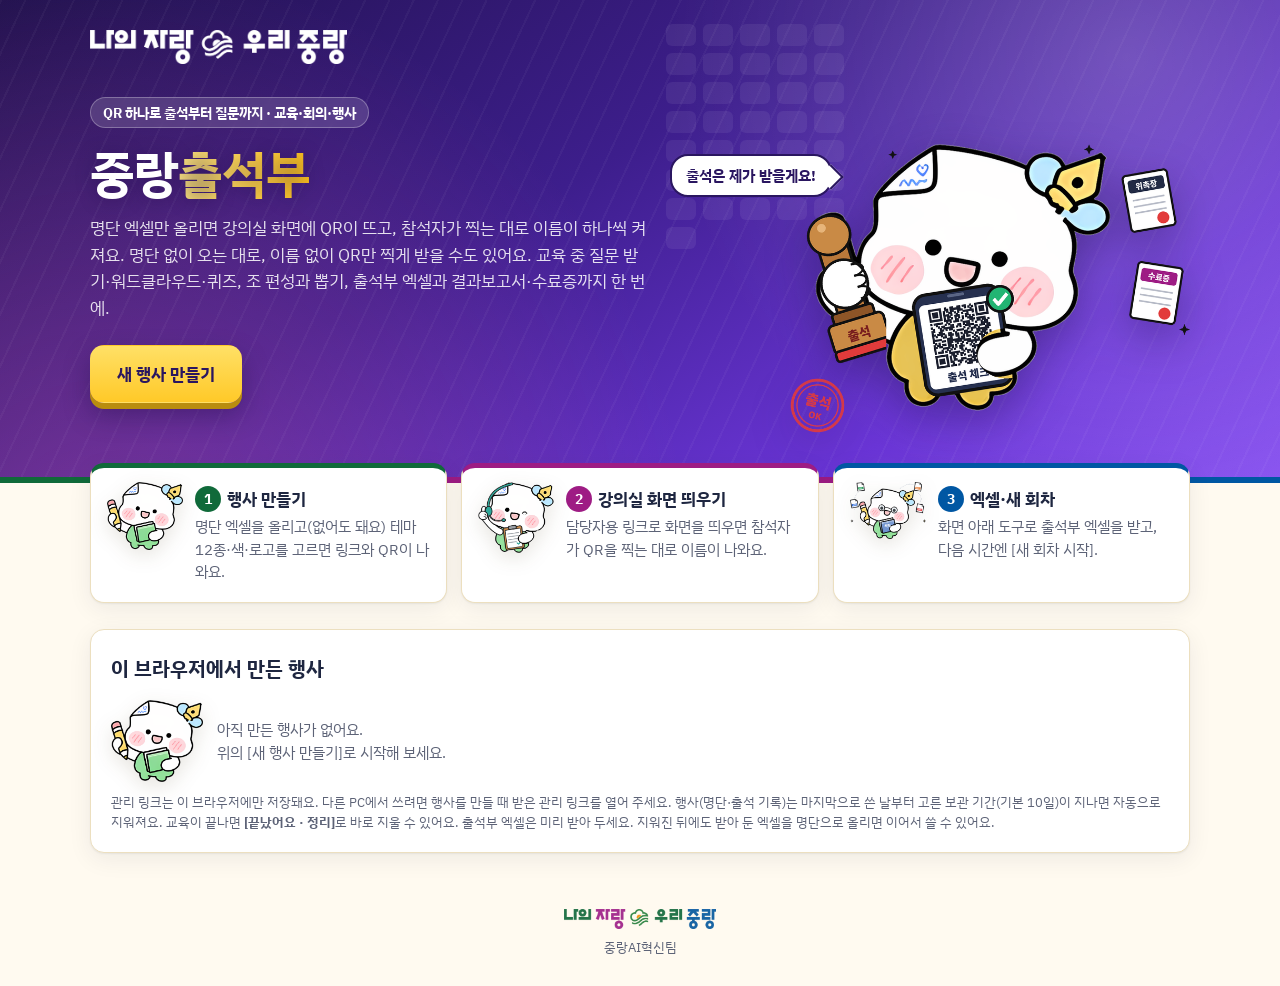
<file: index.html>
<!doctype html>
<html lang="ko">
<head>
<meta charset="utf-8">
<meta name="viewport" content="width=device-width, initial-scale=1">
<title>중랑출석부 · QR 하나로 출석부터 질문까지</title>
<link rel="preconnect" href="https://fonts.googleapis.com">
<link rel="preconnect" href="https://fonts.gstatic.com" crossorigin>
<link rel="stylesheet" href="https://fonts.googleapis.com/css2?family=IBM+Plex+Sans+KR:wght@400;600;700&display=swap">
<link rel="stylesheet" href="assets/common.css?v=20261115c">
<style>
.hero{background:radial-gradient(circle at 88% 12%,rgba(255,255,255,.20) 0,transparent 38%),radial-gradient(circle at 8% 115%,rgba(255,105,180,.28) 0,transparent 45%),linear-gradient(150deg,#22124F 0%,#3D1E8C 42%,#6A35D6 78%,#8A55F0 100%);color:#fff;padding:30px 16px 74px;position:relative;overflow:hidden}
.hero::before{content:"";position:absolute;inset:0;background:repeating-linear-gradient(115deg,rgba(255,255,255,.035) 0 2px,transparent 2px 22px);pointer-events:none}
.hero .wrap{position:relative;display:grid;grid-template-columns:minmax(0,1fr) auto;align-items:end;gap:24px}
.hero .slogan{height:34px;width:auto;margin-bottom:26px}
.hero .eyebrow{display:inline-block;font-size:14px;font-weight:700;background:rgba(255,255,255,.14);border:1px solid rgba(255,255,255,.28);color:#fff;border-radius:99px;padding:4px 12px;backdrop-filter:blur(4px)}
.hero h1{font-size:clamp(32px,5.4vw,50px);margin:12px 0 10px;letter-spacing:-.02em;font-weight:800;color:#fff;text-shadow:0 2px 18px rgba(20,8,60,.35)}
.hero h1 em{font-style:normal;background:linear-gradient(90deg,#FFE784,#FFC21A);-webkit-background-clip:text;background-clip:text;color:transparent}
.hero p{max-width:560px;margin:0 0 24px;font-size:17px;color:rgba(255,255,255,.86)}
.hero .btn{background:linear-gradient(180deg,#FFE066,#FFC928);color:#2A1660;font-size:17px;font-weight:800;padding:15px 26px;border-radius:14px;box-shadow:0 6px 0 #B98D0F,0 12px 26px rgba(20,8,60,.35)}
.hero .btn:hover{transform:translateY(-1px)}
.hero .btn:active{transform:translateY(4px);box-shadow:0 2px 0 #B98D0F}
.hero .cast{position:relative;width:min(40vw,400px);margin-bottom:-30px}
.hero .cast .mascot{width:100%;animation:bob 4.5s ease-in-out infinite;filter:drop-shadow(0 14px 22px rgba(20,8,60,.35))}
.hero .cast .bubble{position:absolute;z-index:2;left:-120px;top:10px;background:#fff;color:#2A1660;border:2.5px solid #2A1660;border-radius:18px;padding:8px 14px;font-weight:700;font-size:15px;white-space:nowrap;animation:popIn .6s .4s both}
.hero .cast .bubble::after{content:"";position:absolute;right:-10px;top:12px;width:16px;height:16px;background:#fff;border-right:2.5px solid #2A1660;border-top:2.5px solid #2A1660;transform:rotate(45deg)}
.hero .dots{position:absolute;left:52%;top:24px;display:grid;grid-template-columns:repeat(5,30px);gap:7px;opacity:.85}
.hero .dots i{width:30px;height:22px;border-radius:6px;background:rgba(255,255,255,.08);animation:lit 6s infinite}
@keyframes lit{0%,60%,100%{background:rgba(255,255,255,.08)}70%,90%{background:#FFE784;box-shadow:0 0 16px #FFD43B}}
.flow{display:grid;grid-template-columns:repeat(3,1fr);gap:14px;margin:-40px auto 26px;position:relative}
.flow .card{display:flex;gap:12px;align-items:flex-start;padding:18px 16px;border-top:5px solid var(--c)}
.flow .card:nth-child(1){--c:var(--jn-green)}.flow .card:nth-child(2){--c:var(--jn-purple)}.flow .card:nth-child(3){--c:var(--jn-blue)}
.flow .card .mascot{width:76px;flex:none;margin-top:-4px}
.flow b{display:inline-grid;place-items:center;width:26px;height:26px;border-radius:50%;background:var(--c);color:#fff;font-size:14px;margin-right:6px}
.flow h3{font-size:17px;margin-bottom:4px;display:flex;align-items:center}
.flow p{margin:0;color:var(--muted);font-size:14.5px}
.mine{position:relative}
.mine h2{font-size:20px;margin:6px 0 12px}
.ev{display:flex;align-items:center;gap:12px;padding:14px 0;border-bottom:1px solid var(--line);flex-wrap:wrap}
.ev:last-child{border-bottom:0}
.ev .t{flex:1;min-width:180px}
.ev .t b{display:block;font-size:16px}
.ev .t span{font-size:13px;color:var(--muted)}
.ev .row{display:flex;gap:6px;flex-wrap:wrap}
.ev .btn{min-height:38px;padding:7px 12px;font-size:14px}
.empty{display:flex;align-items:center;gap:14px;color:var(--muted);font-size:15px;padding:6px 0}
.empty .mascot{width:92px}
.notice{background:var(--warn-soft);color:var(--warn);border-radius:12px;padding:14px 16px;margin-bottom:16px}
.foot{text-align:center;color:var(--muted);font-size:13px;padding:8px 16px 28px}
.foot img{height:20px;width:auto;display:block;margin:0 auto 8px;opacity:.9}
@media (max-width:820px){.flow{grid-template-columns:1fr}.hero .dots{display:none}}
@media (max-width:640px){.hero .wrap{grid-template-columns:1fr}.hero .cast{position:absolute;right:-8px;bottom:-26px;width:180px;margin:0}.hero .cast .bubble{display:none}.hero .slogan{height:26px}.hero p{padding-right:110px}}
</style>
</head>
<body>
<section class="hero"><div class="dots" aria-hidden="true"></div><div class="wrap">
  <div>
    <img class="slogan" src="assets/defaults/jungnang_slogan_white.png" alt="나의 자랑 우리 중랑">
    <div><span class="eyebrow">QR 하나로 출석부터 질문까지 · 교육·회의·행사</span></div>
    <h1>중랑<em>출석부</em></h1>
    <p>명단 엑셀만 올리면 강의실 화면에 QR이 뜨고, 참석자가 찍는 대로 이름이 하나씩 켜져요. 명단 없이 오는 대로, 이름 없이 QR만 찍게 받을 수도 있어요. 교육 중 질문 받기·워드클라우드·퀴즈, 조 편성과 뽑기, 출석부 엑셀과 결과보고서·수료증까지 한 번에.</p>
    <a class="btn" href="admin.html">새 행사 만들기</a>
  </div>
  <div class="cast" aria-hidden="true"><span class="bubble">출석은 제가 받을게요!</span><img class="mascot" src="assets/defaults/geuljuim_attend.png?v=20261115" alt=""></div>
</div></section>
<div class="tri" aria-hidden="true"></div>
<div class="page"><div class="wrap">
  <div class="flow">
    <div class="card"><img class="mascot" src="assets/defaults/main.png" alt=""><div><h3><b>1</b>행사 만들기</h3><p>명단 엑셀을 올리고(없어도 돼요) 테마 12종·색·로고를 고르면 링크와 QR이 나와요.</p></div></div>
    <div class="card"><img class="mascot" src="assets/defaults/call.png" alt=""><div><h3><b>2</b>강의실 화면 띄우기</h3><p>담당자용 링크로 화면을 띄우면 참석자가 QR을 찍는 대로 이름이 나와요.</p></div></div>
    <div class="card"><img class="mascot" src="assets/defaults/chuck.png" alt=""><div><h3><b>3</b>엑셀·새 회차</h3><p>화면 아래 도구로 출석부 엑셀을 받고, 다음 시간엔 [새 회차 시작].</p></div></div>
  </div>
  <p class="notice" id="notice" hidden>저장소(Supabase) 설정이 아직 없어요. 담당자는 README의 설정 안내를 따라 config.js를 채워 주세요.</p>
  <section class="card mine">
    <h2>이 브라우저에서 만든 행사</h2>
    <div id="list"></div>
    <p class="hint">관리 링크는 이 브라우저에만 저장돼요. 다른 PC에서 쓰려면 행사를 만들 때 받은 관리 링크를 열어 주세요. 행사(명단·출석 기록)는 마지막으로 쓴 날부터 고른 보관 기간(기본 10일)이 지나면 자동으로 지워져요. 교육이 끝나면 <b>[끝났어요 · 정리]</b>로 바로 지울 수 있어요. 출석부 엑셀은 미리 받아 두세요. 지워진 뒤에도 받아 둔 엑셀을 명단으로 올리면 이어서 쓸 수 있어요.</p>
  </section>
</div></div>
<footer class="foot"><img src="assets/defaults/jungnang_slogan.png" alt="나의 자랑 우리 중랑">중랑AI혁신팀</footer>
<script src="config.js"></script>
<script src="assets/qrcode.js?v=20261115"></script>
<script src="assets/common.js?v=20261118c"></script>
<script>
(function(){
  const A = window.App, $ = id => document.getElementById(id);
  $('notice').hidden = A.ready;
  const dots = document.querySelector('.hero .dots');
  dots.innerHTML = Array.from({ length: 36 }, (_, i) => `<i style="animation-delay:${(i * 1.37) % 6}s"></i>`).join('');
  function render(){
    const list = A.myEvents();
    $('list').innerHTML = list.length ? list.map(e => { const L = A.links(e.id, e.token); return `<div class="ev"><div class="t"><b>${A.esc(e.title || '(이름 없음)')}</b><span>${new Date(e.at).toLocaleDateString('ko-KR')} 만듦/저장</span></div>
      <div class="row"><a class="btn primary" href="${L.screenAdmin}" target="_blank" rel="noopener">강의실 화면</a><a class="btn ghost" href="${L.admin}">설정·링크</a><button type="button" class="btn ghost" data-phone="${e.id}">📱 휴대폰</button><button type="button" class="btn ghost quiet" data-forget="${e.id}">끝났어요 · 정리</button></div></div>`; }).join('')
      : '<div class="empty"><img class="mascot" src="assets/defaults/geuljuim_main.png" alt=""><span>아직 만든 행사가 없어요.<br>위의 [새 행사 만들기]로 시작해 보세요.</span></div>';
  }
  $('list').addEventListener('click', async e => {
    const ph = e.target.closest('[data-phone]');
    if (ph) { const ev = A.myEvents().find(x => x.id === ph.dataset.phone); if (ev) A.phoneOpen(ev.id, ev.token); return; }
    const id = e.target.dataset.forget; if (!id) return;
    const ev = A.myEvents().find(x => x.id === id); if (!ev) return;
    const L = A.links(ev.id, ev.token);
    const c = await A.choose({ title: `'${ev.title || '이 행사'}' 정리하기`,
      html: `<p>교육·행사가 끝났다면 <b>행사 삭제</b>를 눌러 주세요. 명단·출석 기록·연락처가 저장소에서 바로 지워지고 되돌릴 수 없어요.</p><p class="pq-warn">지우기 전에 <a href="${L.screenAdmin}" target="_blank" rel="noopener">강의실 화면</a>에서 <b>[엑셀 받기]</b>로 출석부를 받아 두세요.</p>`,
      choices: [{ v: 'del', label: '행사 삭제 (저장소에서 지우기)', kind: 'danger' }, { v: 'hide', label: '이 PC 목록에서만 숨기기' }] });
    if (c === 'hide') { A.forgetEvent(id); render(); A.toast('목록에서 숨겼어요. 행사는 저장소에 그대로 있어요.'); }
    if (c === 'del') {
      if (!await A.dialog({ title: '정말 지울까요?', message: `'${ev.title || '이 행사'}' 행사와 모든 출석 기록을 지웁니다.\n되돌릴 수 없어요.`, ok: '삭제', danger: true })) return;
      try { await A.rpc('delete_event', { p_id: ev.id, p_token: ev.token }); A.forgetEvent(id); render(); A.toast('행사를 지웠어요', 'ok'); }
      catch (er) { if (/찾을 수 없/.test(er.message)) { A.forgetEvent(id); render(); A.toast('이미 지워진 행사라 목록에서 뺐어요'); } else A.toast(er.message, 'bad'); }
    }
  });
  render();
})();
</script>
</body>
</html>
</file>
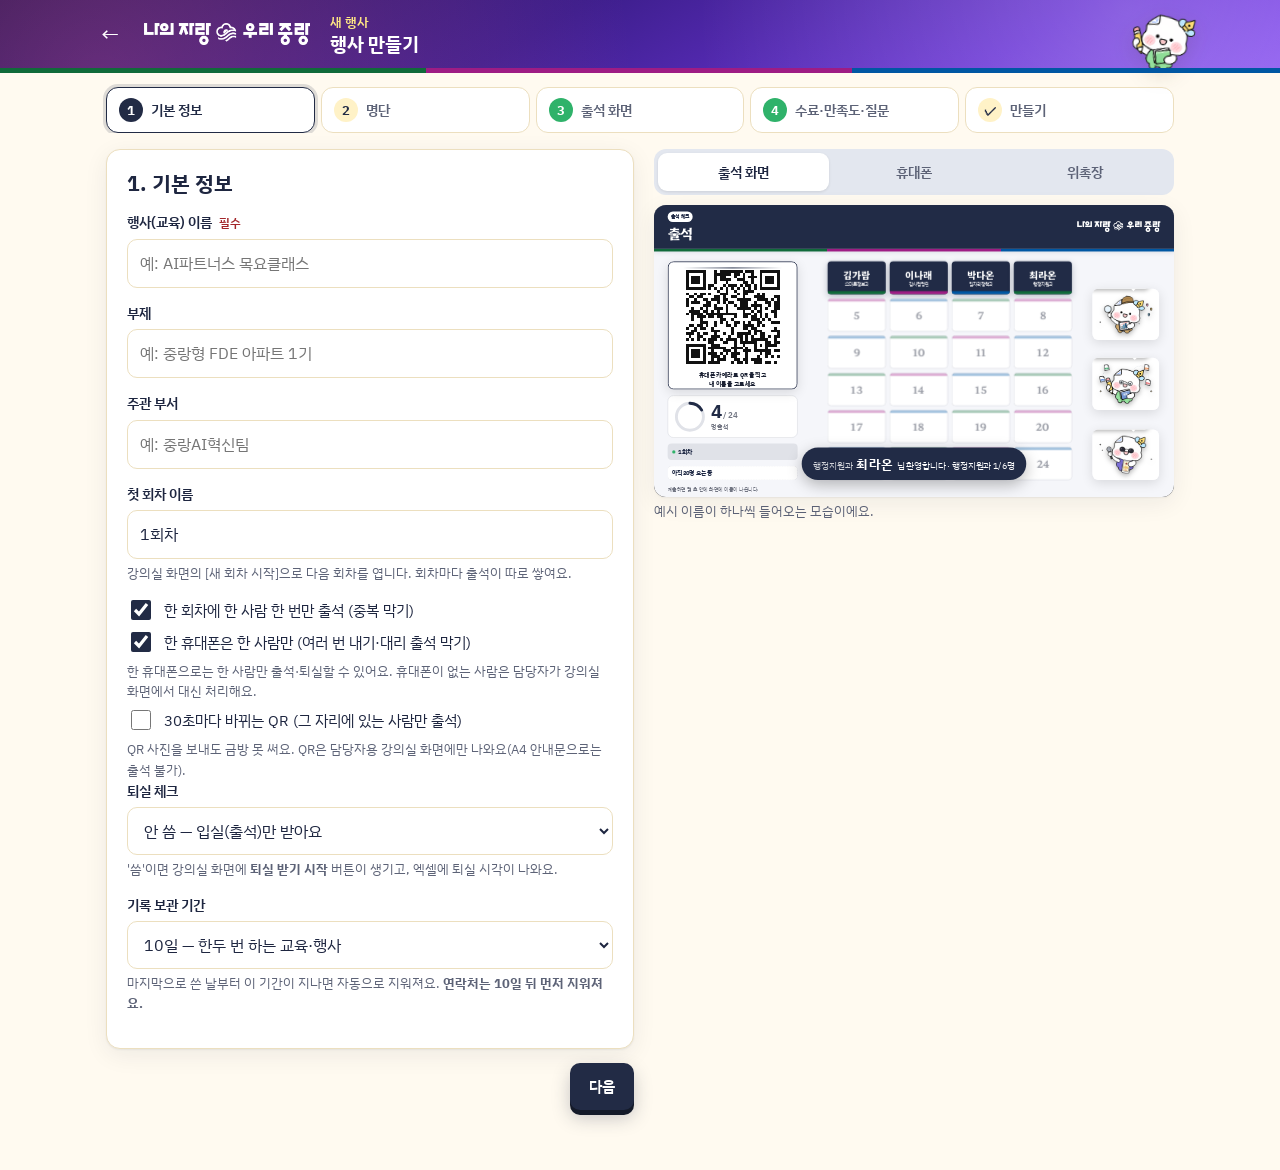
<file: admin.html>
<!doctype html>
<html lang="ko">
<head>
<meta charset="utf-8">
<meta name="viewport" content="width=device-width, initial-scale=1">
<title>행사 만들기 · 중랑출석부</title>
<link rel="preconnect" href="https://fonts.googleapis.com">
<link rel="preconnect" href="https://fonts.gstatic.com" crossorigin>
<link rel="stylesheet" href="https://fonts.googleapis.com/css2?family=IBM+Plex+Sans+KR:wght@400;600;700&family=Nanum+Myeongjo:wght@400;700;800&display=swap">
<link rel="stylesheet" href="assets/common.css?v=20261115c">
<link rel="stylesheet" href="assets/admin.css?v=20261117e">
</head>
<body>
<header class="topbar"><div class="wrap">
  <a class="home" href="index.html" aria-label="처음으로">←</a>
  <img class="slogan" src="assets/defaults/jungnang_slogan_white.png" alt="나의 자랑 우리 중랑">
  <div style="flex:1;min-width:0"><div class="eyebrow" id="modeLabel">새 행사</div><h1 id="pageTitle">행사 만들기</h1></div>
  <button type="button" class="btn save" id="saveTop" hidden>저장</button>
  <img class="mascot peek" src="assets/defaults/geuljuim_main.png" alt="">
</div></header>

<nav class="steps wrap" aria-label="단계">
  <button type="button" data-step="1"><b>1</b><span>기본 정보</span></button>
  <button type="button" data-step="2"><b>2</b><span>명단</span></button>
  <button type="button" data-step="3"><b>3</b><span>출석 화면</span></button>
  <button type="button" data-step="4"><b>4</b><span>수료·만족도·질문</span></button>
  <button type="button" data-step="5" id="stepFinish"><b>✓</b><span>만들기</span></button>
</nav>

<div class="layout wrap">
  <main class="form-col">
    <!-- 1. 기본 정보 -->
    <section class="step card" data-step="1">
      <h2>1. 기본 정보</h2>
      <div class="field"><label class="f" for="title">행사(교육) 이름 <em>필수</em></label><input type="text" id="title" data-k="title" maxlength="40" placeholder="예: AI파트너스 목요클래스"></div>
      <div class="field"><label class="f" for="subtitle">부제</label><input type="text" id="subtitle" data-k="subtitle" maxlength="50" placeholder="예: 중랑형 FDE 아파트 1기"></div>
      <div class="field"><label class="f" for="org">주관 부서</label><input type="text" id="org" data-k="org" maxlength="40" placeholder="예: 중랑AI혁신팀"></div>
      <div class="field" id="firstSessionBox"><label class="f" for="fs">첫 회차 이름</label><input type="text" id="fs" data-k="first_session" maxlength="40"><p class="hint">강의실 화면의 [새 회차 시작]으로 다음 회차를 엽니다. 회차마다 출석이 따로 쌓여요.</p></div>
      <label class="check"><input type="checkbox" data-k="block_duplicate"> 한 회차에 한 사람 한 번만 출석 (중복 막기)</label>
      <label class="check"><input type="checkbox" data-k="attend.one_phone"> 한 휴대폰은 한 사람만 (여러 번 내기·대리 출석 막기)</label>
      <p class="hint">한 휴대폰으로는 한 사람만 출석·퇴실할 수 있어요. 휴대폰이 없는 사람은 담당자가 강의실 화면에서 대신 처리해요.</p>
      <label class="check"><input type="checkbox" data-k="attend.rotate_qr"> 30초마다 바뀌는 QR (그 자리에 있는 사람만 출석)</label>
      <p class="hint">QR 사진을 보내도 금방 못 써요. QR은 담당자용 강의실 화면에만 나와요(A4 안내문으로는 출석 불가).</p>
      <div class="field"><label class="f" for="cCheckout">퇴실 체크</label>
          <select id="cCheckout" data-k="screen.checkout"><option value="off">안 씀 — 입실(출석)만 받아요</option><option value="on">씀 — 수업이 끝날 때 같은 QR로 퇴실도 받아요</option></select>
          <p class="hint">'씀'이면 강의실 화면에 <b>퇴실 받기 시작</b> 버튼이 생기고, 엑셀에 퇴실 시각이 나와요.</p></div>
      <div class="field"><label class="f" for="cKeep">기록 보관 기간</label>
        <select id="cKeep" data-k="keep_days"><option value="10">10일 — 한두 번 하는 교육·행사</option><option value="30">30일 — 매달 하는 회의</option><option value="60">60일</option><option value="90">90일 — 분기마다 하는 교육</option></select>
        <p class="hint">마지막으로 쓴 날부터 이 기간이 지나면 자동으로 지워져요. <b>연락처는 10일 뒤 먼저 지워져요.</b></p></div>
    </section>

    <!-- 2. 명단 -->
    <section class="step card" data-step="2" hidden>
      <h2>2. 명단</h2>
      <p class="hint" style="margin-top:-6px">엑셀 파일을 올리면 이 브라우저 안에서 읽습니다. 연번·부서·직위·성명과 연락처(있으면)만 저장해요. 연락처는 담당자의 관리 화면에서만 보여요.</p>
      <div class="attend-box anon-box">
        <label class="check big"><input type="checkbox" data-k="attend.anon" id="anonOn"> 이름 없이 받기 (익명) <span class="hint-inline">명단·이름 입력 없이 QR만 찍으면 끝</span></label>
        <p class="hint">휴대폰으로 QR을 찍으면 바로 <b>'참석자 1, 2, 3…'</b>으로 출석돼요. 몇 명 왔는지와 질문 받기·워드클라우드만 필요할 때 좋아요. 같은 휴대폰은 한 번만 세요. 엑셀에는 이름 없이 인원과 시각만 남아요.</p>
      </div>
      <div class="attend-box" id="walkinBox">
        <label class="check"><input type="checkbox" data-k="attend.walkin"> 명단에 없는 사람도 출석 받기 (휴대폰에서 부서·이름을 직접 써요)</label>
        <p class="hint">명단을 올리고 켜면 <b>명단 + 갑자기 온 사람</b>을 함께 받고, 명단 없이 이것만 켜면 <b>오는 대로 받는 방명록</b>이 돼요. 직접 쓴 사람은 엑셀에 '추가'로 표시돼요.</p>
        <div class="field" id="deptsBox" hidden><label class="f" for="depts">부서 목록 (선택)</label><textarea id="depts" rows="3" style="min-height:76px" placeholder="한 줄에 하나씩 써 주세요&#10;기획예산과&#10;스마트정보과"></textarea>
          <p class="hint">직접 쓰는 사람이 부서를 눌러 고를 수 있게 보여 줘요. 비워 두면 명단에 있는 부서가 나와요.</p></div>
      </div>
      <div id="rosterArea">
      <div class="drop" id="drop" tabindex="0" role="button" aria-label="명단 엑셀 파일 올리기">
        <input type="file" id="rosterFile" accept=".xlsx,.xls,.csv" hidden>
        <b>엑셀 파일을 여기에 끌어다 놓거나 눌러서 고르세요</b><span>.xlsx · .xls · .csv</span>
      </div>
      <div class="row-btns"><button type="button" class="btn ghost" id="pasteToggle">표를 복사해 붙여넣기</button><button type="button" class="btn ghost" id="sampleXls">명단 양식 내려받기</button></div>
      <div id="pasteBox" hidden><textarea id="pasteArea" placeholder="엑셀에서 머리글을 포함해 표를 복사한 뒤 여기에 붙여넣으세요"></textarea><button type="button" class="btn primary" id="pasteGo">이 내용으로 읽기</button></div>
      <div id="mapBox" hidden>
        <h3>어느 열이 무엇인지 확인해 주세요</h3>
        <div class="map-grid">
          <label>연번<select data-map="no"></select></label>
          <label>부서명<select data-map="dept"></select></label>
          <label>직위(직급)<select data-map="rank"></select></label>
          <label>성명 <em>필수</em><select data-map="name"></select></label>
          <label>연락처 <em>선택</em><select data-map="phone"></select></label>
        </div>
      </div>
      <div id="rosterInfo"></div>
      <div class="roster-find" id="rosterFind" hidden><input type="search" id="rosterQ" placeholder="🔍 이름·부서·연번으로 찾기" autocomplete="off" aria-label="명단에서 찾기"><span id="rosterHit"></span></div>
      <div class="table-wrap"><table class="roster" id="rosterTable"></table></div>
    </div>
    </section>

    <!-- 3. 출석 화면 -->
    <section class="step card" data-step="3" hidden>
      <h2>3. 출석 화면 디자인</h2>
      <h3>테마</h3>
      <div class="themes" id="themes" role="radiogroup" aria-label="테마"></div>
      <h3>색</h3>
      <div class="palettes" id="palettes"></div>
      <h3>로고</h3>
      <div class="imgs">
        <div class="img-slot" data-asset="logo"><div class="thumb"></div><div><b>로고</b><p class="hint">왼쪽 위에 표시. 투명 PNG가 좋아요.</p>
          <div class="row-btns"><label class="btn ghost">올리기<input type="file" accept="image/*" hidden></label><button type="button" class="btn ghost rm">지우기</button><button type="button" class="btn ghost" data-default="jungnang_slogan.png">중랑 슬로건</button><button type="button" class="btn ghost" data-default="jungnang_slogan_white.png">흰색 슬로건</button></div></div></div>
      </div>
      <div class="field"><label class="f" for="cSound">소리</label>
          <select id="cSound" data-k="screen.sound"><option value="both">효과음 + 배경음악</option><option value="sfx">효과음만</option><option value="off">소리 없음</option></select>
          <p class="hint">강의실 화면 아래 <b>🔊 소리 켜기</b>를 한 번 눌러야 소리가 나요. 출석할 때마다 출석 도장 '쾅!' 소리가 나요.</p></div>
      <div class="field"><label class="f" for="cMusic">배경음악 분위기</label>
          <select id="cMusic" data-k="screen.music"><option value="auto">자동 — 화면 테마에 맞춰요</option><option value="pop">신나게 — 경쾌한 곡 5곡</option><option value="calm">잔잔하게 — 편안한 곡 6곡</option><option value="epic">웅장하게 — 벅찬 곡 6곡</option><option value="dream">몽환적으로 — 꿈결 같은 곡 6곡</option></select>
          <p class="hint">곡이 끝나면 다른 곡으로 넘어가요(같은 곡 반복 없음). 강사 자료로 창을 바꾸거나 최소화하면 음악이 저절로 멈춰요.</p></div>
      <details class="more-set"><summary>세부 설정 펼치기 <span>색 직접 고르기 · 캐릭터 · 배경 · 화면 문구</span></summary>
      <div class="two">
        <div class="field"><label class="f" for="cBg">바탕색</label><div class="color"><input type="color" id="cBg" data-k="screen.bg"><input type="text" data-k="screen.bg" maxlength="7" aria-label="바탕색 코드"></div></div>
        <div class="field"><label class="f" for="cAc">강조색 (글자·칸)</label><div class="color"><input type="color" id="cAc" data-k="screen.accent"><input type="text" data-k="screen.accent" maxlength="7" aria-label="강조색 코드"></div></div>
      </div>
      <p class="warn-box" id="contrastWarn" hidden>바탕색과 강조색이 비슷해서 글자가 잘 안 보일 수 있어요.</p>
      <h3>캐릭터·배경</h3>
      <div class="imgs">
        <label class="check"><input type="checkbox" data-k="screen.characters"> 캐릭터 넣기. 이미지를 안 올리면 기본 캐릭터 10명이 나와요</label>
        <label class="check"><input type="checkbox" data-k="screen.buddy"> 실시간 해설 말풍선 (1등 출석, 출석 러시, 퀴즈 정답률 같은 상황을 말풍선으로)</label>
        <label class="check"><input type="checkbox" data-k="screen.eta"> 출석 완료 예측 ("이 속도면 9:04쯤 모두 모여요", 명단이 있을 때)</label>
        <div class="field"><label class="f" for="cMotion">캐릭터 움직임 세기</label>
          <select id="cMotion" data-k="screen.motion"><option value="calm">차분 — 교육 중에 켜 두기 좋아요 (살랑살랑, 이름 인사만)</option><option value="normal">보통 — 입장·접수 시간에 추천 (가끔 날아오고, 출석률 이벤트)</option><option value="wild">과하게 — 행사 분위기 최고조 (매번 날아오고 폭죽)</option></select>
          <p class="hint">화면 주소 끝에 <code>&amp;motion=calm</code> 처럼 붙이면 그 자리에서 바로 바꿀 수 있어요.</p></div>
        <div class="img-slot" data-asset="char_left"><div class="thumb"></div><div><b>캐릭터 (왼쪽)</b><p class="hint">장미축제 테마에서 화면 왼쪽(기본 캐릭터가 나와요). 누가 출석하면 폴짝 뛰며 반겨요. 배경이 투명한 PNG가 좋아요.</p>
          <div class="row-btns"><label class="btn ghost">올리기<input type="file" accept="image/*" hidden></label><button type="button" class="btn ghost rm">지우기</button></div></div></div>
        <div class="img-slot" data-asset="char_right"><div class="thumb"></div><div><b>캐릭터 (오른쪽)</b><p class="hint">중랑 카드·장미축제 테마에서 화면 오른쪽(기본: 환영 깃발 캐릭터).</p>
          <div class="row-btns"><label class="btn ghost">올리기<input type="file" accept="image/*" hidden></label><button type="button" class="btn ghost rm">지우기</button></div></div></div>
        <div class="img-slot" data-asset="bg"><div class="thumb"></div><div><b>배경·포스터</b><p class="hint">화면 뒤에 깔립니다.</p>
          <div class="row-btns"><label class="btn ghost">올리기<input type="file" accept="image/*" hidden></label><button type="button" class="btn ghost rm">지우기</button>
          <select data-k="screen.bg_image" aria-label="배경 보이기"><option value="soft">흐리게 깔기</option><option value="full">선명하게</option><option value="off">안 쓰기</option></select></div></div></div>
      </div>
      <h3>강의실 화면 문구</h3>
      <div class="two">
        <div class="field"><label class="f">제목 위 작은 글씨</label><input type="text" data-k="screen.texts.chip" maxlength="20"></div>
        <div class="field"><label class="f">단위</label><input type="text" data-k="screen.texts.unit" maxlength="12" placeholder="명 출석"></div>
        <div class="field"><label class="f">환영 문구 (이름 뒤)</label><input type="text" data-k="screen.texts.welcome" maxlength="24"></div>
        <div class="field"><label class="f">캐릭터 말풍선</label><input type="text" data-k="screen.texts.cheer" maxlength="12"></div>
        <div class="field"><label class="f">모두 왔을 때</label><input type="text" data-k="screen.texts.done" maxlength="24"></div>
        <div class="field"><label class="f">오른쪽 위 1줄</label><input type="text" data-k="screen.texts.tag1" maxlength="24"></div>
        <div class="field"><label class="f">오른쪽 위 2줄</label><input type="text" data-k="screen.texts.tag2" maxlength="24"></div>
      </div>
      <div class="field"><label class="f">QR 안내 (두 줄까지)</label><textarea data-k="screen.texts.qr_hint" rows="2" style="min-height:64px" maxlength="60"></textarea></div>
      <div class="field"><label class="f">아래 안내</label><input type="text" data-k="screen.texts.foot" maxlength="60"></div>
      <h3>참석자 휴대폰 문구</h3>
      <div class="two">
        <div class="field"><label class="f">제목</label><input type="text" data-k="join.title" maxlength="24"></div>
        <div class="field"><label class="f">출석 완료 제목</label><input type="text" data-k="join.ok_title" maxlength="24"></div>
      </div>
      <div class="field"><label class="f">출석 완료 안내</label><input type="text" data-k="join.ok_hint" maxlength="40"></div>
      </details>
    </section>

    <!-- 4. 위촉장·수료증 -->
    <section class="step card" data-step="4" hidden>
      <h2>4. 위촉장·수료증 · 이수 · 만족도 · 질문</h2>
      <label class="check big"><input type="checkbox" data-k="cert.enabled" id="certOn"> 출석한 뒤 위촉장(수료증)을 받을 수 있게 하기</label>
      <div id="certBox">
        <div class="two">
          <div class="field"><label class="f" for="kind">종류</label><select id="kind"><option>위촉장</option><option>수료증</option><option>감사장</option><option>임명장</option><option>표창장</option><option value="">직접 쓰기</option></select></div>
          <div class="field"><label class="f" for="ctitle">제목</label><input type="text" id="ctitle" data-k="cert.title" maxlength="12"></div>
        </div>
        <div class="field"><label class="f">본문 (줄바꿈 가능, 세 줄까지)</label><textarea data-k="cert.body" rows="2" style="min-height:70px" maxlength="90"></textarea></div>
        <div class="two">
          <div class="field"><label class="f">명의</label><input type="text" data-k="cert.issuer" maxlength="20" placeholder="예: 중랑구청장"></div>
          <div class="field"><label class="f">날짜</label>
            <div class="seg"><label><input type="radio" name="dm" data-k="cert.date_mode" value="issue"> 받는 날</label><label><input type="radio" name="dm" data-k="cert.date_mode" value="fixed"> 정한 날</label></div>
            <input type="date" data-k="cert.date" id="cdate"></div>
        </div>
        <h3>받는 사람 칸</h3>
        <p class="hint" style="margin-top:-4px">부서명·직급·성명 칸은 출석 명단에서 자동으로 채워져요(받는 사람이 고칠 수 있음).</p>
        <div id="fieldList"></div>
        <button type="button" class="btn ghost" id="addField">칸 더하기</button>
        <h3>받을 수 있는 사람</h3>
        <div class="seg"><label><input type="radio" name="oa" data-k="cert.only_attendees" value="false"> 누구나</label><label><input type="radio" name="oa" data-k="cert.only_attendees" value="true"> 출석한 사람만</label><label><input type="radio" name="oa" data-k="cert.only_attendees" value="inout"> 입실·퇴실 모두 한 사람만 (퇴실 체크를 쓸 때)</label><label><input type="radio" name="oa" data-k="cert.only_attendees" value="pass"> 이수 기준을 채운 사람만 (아래 이수 기준)</label></div>
        <div class="two">
          <div class="field"><label class="f">출석 화면 버튼 글자</label><input type="text" data-k="cert.button" maxlength="16"></div>
          <div class="field"><label class="f">테두리</label><select data-k="cert.border"><option value="gold">금색 이중선</option><option value="line">한 줄</option><option value="none">없음</option></select></div>
        </div>
        <h3>이미지</h3>
        <div class="imgs">
          <div class="img-slot" data-asset="cert_mark"><div class="thumb"></div><div><b>마크</b><p class="hint">흐린 워터마크와 자동 직인에 쓰여요. 투명 PNG가 좋아요.</p>
            <div class="row-btns"><label class="btn ghost">올리기<input type="file" accept="image/*" hidden></label><button type="button" class="btn ghost rm">지우기</button></div></div></div>
          <div class="img-slot" data-asset="cert_slogan"><div class="thumb"></div><div><b>슬로건·로고 (오른쪽 위)</b>
            <div class="row-btns"><label class="btn ghost">올리기<input type="file" accept="image/*" hidden></label><button type="button" class="btn ghost rm">지우기</button><button type="button" class="btn ghost" data-default="jungnang_slogan.png">중랑 슬로건</button></div></div></div>
          <div class="img-slot"><div class="thumb seal-thumb">印</div><div><b>직인</b>
            <div class="row-btns"><select data-k="cert.seal" aria-label="직인"><option value="auto">자동 (마크나 명의로 만듦)</option><option value="image">직인 이미지 쓰기</option><option value="none">찍지 않음</option></select></div></div></div>
          <div class="img-slot" data-asset="cert_seal" id="sealSlot"><div class="thumb"></div><div><b>직인 이미지</b><p class="hint">'직인 이미지 쓰기'일 때 씁니다.</p>
            <div class="row-btns"><label class="btn ghost">올리기<input type="file" accept="image/*" hidden></label><button type="button" class="btn ghost rm">지우기</button></div></div></div>
          <div class="img-slot" data-asset="cert_template"><div class="thumb"></div><div><b>인쇄용 서식 (선택)</b><p class="hint">서식 이미지를 올리면 테두리·워터마크 대신 그 위에 글자만 씁니다.</p>
            <div class="row-btns"><label class="btn ghost">올리기<input type="file" accept="image/*" hidden></label><button type="button" class="btn ghost rm">지우기</button></div></div></div>
        </div>
        <div id="tplBox">
          <label class="check"><input type="checkbox" data-k="cert.template.noTitle"> 서식에 제목이 이미 인쇄되어 있음 (제목 빼기)</label>
          <div class="sliders">
            <label>받는 사람 칸 위치<input type="range" min="-400" max="400" step="5" data-k="cert.template.dy.info"></label>
            <label>본문 위치<input type="range" min="-400" max="400" step="5" data-k="cert.template.dy.body"></label>
            <label>날짜 위치<input type="range" min="-400" max="400" step="5" data-k="cert.template.dy.date"></label>
            <label>명의·직인 위치<input type="range" min="-400" max="400" step="5" data-k="cert.template.dy.sign"></label>
          </div>
        </div>
      </div>
      <div class="opt-sec">
        <label class="check big"><input type="checkbox" data-k="pass.on" id="passOn"> 이수 기준 쓰기 <span class="hint-inline">여러 회차 교육</span></label>
        <div id="passBox" class="opt-box">
          <div class="two">
            <div class="field"><label class="f" for="passPct">이수 기준 (전체 회차 중 출석)</label><select id="passPct" data-k="pass.min_pct"><option value="50">50% 이상</option><option value="60">60% 이상</option><option value="70">70% 이상</option><option value="80">80% 이상</option><option value="90">90% 이상</option><option value="100">모두 출석</option></select></div>
            <div class="field"><label class="f" for="passLate">지각 기준 시각 (선택)</label><input type="time" id="passLate" data-k="pass.late"></div>
          </div>
          <p class="hint">엑셀 전체 출석부에 <b>이수/미이수</b>가 나와요. 지각 기준 시각을 넣으면 그 뒤에 들어온 출석에 '지각'이 붙어요.</p>
        </div>
      </div>
      <div class="opt-sec">
        <label class="check big"><input type="checkbox" data-k="survey.on" id="surveyOn"> 만족도 조사 받기</label>
        <div id="surveyBox" class="opt-box">
          <label class="check"><input type="checkbox" data-k="survey.anon"> 익명으로 받기 (엑셀에 이름이 붙지 않아요)</label>
          <div id="qList" class="q-list"></div>
          <div class="row-btns"><button type="button" class="btn ghost" id="qAdd">+ 문항 추가</button><button type="button" class="btn ghost" id="qReset">기본 문항으로</button><select id="qFrom" aria-label="지난 행사 문항 불러오기"><option value="">지난 행사 문항 불러오기…</option></select></div>
          <p class="hint">퇴실 체크를 쓰면 퇴실하면서 바로 답하고, 안 쓰면 강의실 화면의 <b>만족도 받기 시작</b>을 누르면 같은 QR이 설문으로 바뀌어요. 이번 회차에 출석한 휴대폰만 한 번 낼 수 있어요.</p>
        </div>
      </div>
      <div class="opt-sec">
        <label class="check big"><input type="checkbox" data-k="qna.on" id="qnaOn"> 질문 받기 <span class="hint-inline">참석자 → 강사, 교육 중 휴대폰으로</span></label>
        <div id="qnaBox" class="opt-box">
          <label class="check"><input type="checkbox" data-k="qna.anon"> 익명 질문 허용 (끄면 이름이 함께 나와요)</label>
          <label class="check"><input type="checkbox" data-k="qna.moderate"> 화면에 띄우기 전에 담당자가 먼저 보기</label>
          <p class="hint">강의실 화면의 <b>질문 받기</b>를 누르면 같은 QR로 질문을 받아요. 다른 사람 질문에 👍를 누를 수 있고, 👍 많은 순으로 보여요. 욕설은 저절로 숨기고, 전화번호 같은 숫자는 가려요.</p>
        </div>
      </div>
      <div class="opt-sec">
        <label class="check big"><input type="checkbox" data-k="poll.on" id="pollOn"> 질문 던지기 (워드클라우드·투표·퀴즈) <span class="hint-inline">강사 → 참석자</span></label>
        <div id="pollBox" class="opt-box">
          <label class="check"><input type="checkbox" data-k="poll.anon"> 익명으로 받기 (끄면 엑셀에 이름이 붙고, 출석한 휴대폰만 답할 수 있어요)</label>
          <div class="field"><label class="f" for="pollMax">한 사람이 낼 수 있는 낱말</label><select id="pollMax" data-k="poll.max"><option value="1">1개</option><option value="2">2개</option><option value="3">3개</option><option value="5">5개</option></select></div>
          <div class="field"><label class="f" for="pollPrep">미리 써 둘 질문 (한 줄에 하나, 선택)</label><textarea id="pollPrep" data-k="poll.prepared" rows="3" maxlength="1200" placeholder="AI 하면 떠오르는 낱말은?&#10;점심 메뉴는? | 김밥 | 국수 | 비빔밥&#10;생성형 AI에 넣으면 안 되는 것은? | 공개 보도자료 | *주민등록번호 | 행사 안내문&#10;한줄: 오늘 교육 한 줄 소감은?"></textarea></div>
          <p class="hint">한 줄에 질문 하나. <b>그냥 쓰면</b> 낱말(워드클라우드), <b>| 로 보기를 이으면</b> 보기 고르기(막대그래프), 정답 보기 앞에 <b>*</b>를 붙이면 퀴즈, 앞에 <b>한줄:</b>을 붙이면 한 줄 답(카드)이에요.</p>
          <p class="hint">강의실 화면의 <b>질문 던지기</b>에서 미리 쓴 질문을 고르거나 그 자리에서 써요. 답 받는 방식은 셋이에요. <b>☁️ 낱말</b>은 워드클라우드, <b>📊 보기 고르기</b>는 막대그래프(퀴즈면 [정답 공개]), <b>💬 한 줄 답</b>은 카드로 모여요. 화면의 [막대 ↔ 구름] 버튼으로 보는 모양을 바꿀 수 있어요. 출석한 휴대폰에는 질문이 저절로 떠요.</p>
        </div>
      </div>
      <div class="opt-sec">
        <label class="check big"><input type="checkbox" data-k="groups.on"> 🧩 조 편성 쓰기 <span class="hint-inline">워크숍·실습, 출석한 사람을 조로 섞기</span></label>
        <p class="hint">강의실 화면 [더보기] → <b>🧩 조 편성</b>에서 조 수를 고르고 섞으면, 같은 부서는 되도록 다른 조로 흩어져요. <b>휴대폰에 알리기</b>를 누르면 출석한 휴대폰 화면 아래에 "나는 ○조"가 떠요.<br>경품 추첨·발표자 정하기는 따로 켜지 않아도 [더보기] → <b>🎲 뽑기</b>로 언제든 쓸 수 있어요.</p>
      </div>
    </section>

    <!-- 5. 만들기 / 저장 -->
    <section class="step card" data-step="5" hidden>
      <div id="createBox">
        <h2>만들기</h2>
        <ul class="summary" id="summary"></ul>
        <div class="field" id="pwField" hidden><label class="f" for="pw">행사 만들기 비밀번호</label><input type="password" id="pw" autocomplete="current-password"><p class="hint">저장소가 아직 예전 버전이라 비밀번호가 필요해요. 담당 부서에서 받은 공용 비밀번호를 넣어 주세요.</p></div>
        <p class="err" id="createErr" role="alert"></p>
        <button type="button" class="btn primary big" id="createBtn">행사 만들기</button>
      </div>
      <div id="editBox" hidden>
        <h2>저장·관리</h2>
        <ul class="summary" id="summary2"></ul>
        <div class="row-btns" style="margin:-4px 0 12px"><button type="button" class="btn ghost" id="extendBtn">보관 30일 연장</button></div>
        <button type="button" class="btn primary big" id="saveBtn">저장</button>
        <div id="linksEdit"></div>
        <details class="danger-zone"><summary>행사 삭제</summary><p class="hint">행사·명단·모든 출석 기록이 바로 지워지고 되돌릴 수 없어요. (그냥 두어도 보관 기간이 지나면 자동으로 지워집니다)</p><button type="button" class="btn danger" id="delBtn">행사 삭제</button></details>
      </div>
      <div id="doneBox" hidden></div>
    </section>

    <div class="nav-btns" id="navBtns"><button type="button" class="btn ghost" id="prev">이전</button><button type="button" class="btn primary" id="next">다음</button></div>
  </main>

  <aside class="preview-col" aria-label="미리보기">
    <div class="pv-tabs" role="tablist">
      <button type="button" role="tab" data-pv="screen" aria-selected="true">출석 화면</button>
      <button type="button" role="tab" data-pv="join">휴대폰</button>
      <button type="button" role="tab" data-pv="cert">위촉장</button>
    </div>
    <div class="pv" data-pv="screen"><div class="pv-screen"><iframe id="pvScreen" title="출석 화면 미리보기" src="screen.html?preview=1" tabindex="-1"></iframe></div><p class="hint">예시 이름이 하나씩 들어오는 모습이에요.</p></div>
    <div class="pv" data-pv="join" hidden><div class="pv-phone"><iframe id="pvJoin" title="휴대폰 화면 미리보기" src="join.html?preview=1"></iframe></div></div>
    <div class="pv" data-pv="cert" hidden><canvas id="pvCert" width="1240" height="1754"></canvas><p class="hint" id="pvCertHint"></p></div>
  </aside>
</div>

<script src="config.js"></script>
<script src="assets/qrcode.js?v=20261115"></script>
<script src="assets/xlsx.full.min.js?v=20261115"></script>
<script src="assets/common.js?v=20261118c"></script>
<script src="assets/cert.js?v=20261115"></script>
<script src="assets/admin.js?v=20261118d"></script>
</body>
</html>
</file>
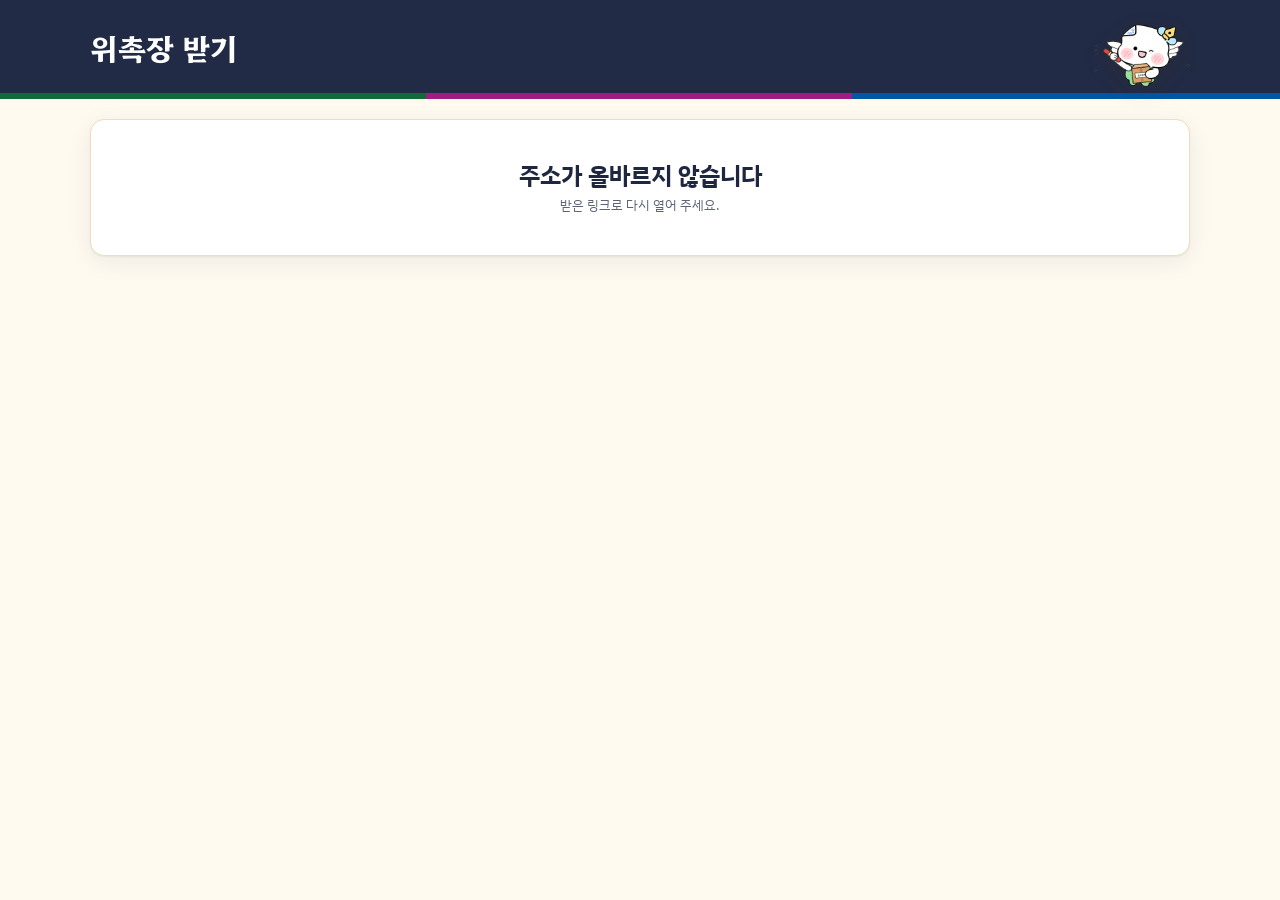
<file: cert.html>
<!doctype html>
<html lang="ko">
<head>
<meta charset="utf-8">
<meta name="viewport" content="width=device-width, initial-scale=1, viewport-fit=cover">
<title>위촉장 받기</title>
<link rel="preconnect" href="https://fonts.googleapis.com">
<link rel="preconnect" href="https://fonts.gstatic.com" crossorigin>
<link rel="stylesheet" href="https://fonts.googleapis.com/css2?family=Hahmlet:wght@600;700&family=IBM+Plex+Sans+KR:wght@400;600;700&family=Nanum+Myeongjo:wght@400;700;800&display=swap">
<link rel="stylesheet" href="assets/common.css?v=20261115c">
<style>
.head{background:var(--accent);color:var(--on-accent);padding:24px 16px 22px;position:relative}
.head .wrap{display:flex;align-items:center;gap:16px}
.head .t{flex:1;min-width:0}
.head .eyebrow{font-size:13px;opacity:.85;letter-spacing:.04em}
.head h1{font-family:var(--f-display);font-size:30px;margin:4px 0}
.head p{margin:0;opacity:.85;font-size:15px}
.head img{max-height:52px;max-width:200px;object-fit:contain}
.head .mascot{max-height:none;max-width:none;width:96px;margin:-10px 0 -26px;animation:bob 4.5s ease-in-out infinite}
.tri{display:flex;height:6px}.tri i{flex:1}.tri i:nth-child(1){background:#106A3A}.tri i:nth-child(2){background:#9E1C84}.tri i:nth-child(3){background:#0057A3}
.grid{display:grid;grid-template-columns:minmax(0,380px) minmax(0,1fr);gap:24px;align-items:start}
.field{margin-bottom:14px}
.sheet{background:var(--panel);border:1px solid var(--line);border-radius:var(--radius);padding:16px;box-shadow:var(--shadow);text-align:center}
.sheet canvas,.sheet img{width:100%;max-width:560px;height:auto;display:block;margin:0 auto;border-radius:4px;box-shadow:0 2px 12px rgba(0,0,0,.12)}
.sheet img{animation:pop .6s cubic-bezier(.2,1.4,.4,1)}
@keyframes pop{from{transform:scale(.92);opacity:0}}
.cap{font-size:13px;color:var(--muted);margin:10px 0 0}
.done h2{font-size:20px;margin-bottom:6px;color:var(--ok)}
.done .row{display:flex;gap:8px;margin-top:12px;flex-wrap:wrap}
.done .row .btn{flex:1}
.prefill{font-size:14px;color:var(--ok);background:var(--ok-soft);border-radius:10px;padding:8px 12px;margin:0 0 14px}
.err{color:var(--bad);font-size:14px;min-height:1em;margin:4px 0 10px}
.full{padding:40px 20px;text-align:center}
@media (max-width:760px){.grid{grid-template-columns:1fr}.head h1{font-size:25px}}
</style>
</head>
<body>
<header class="head"><div class="wrap"><div class="t"><div class="eyebrow" id="eyebrow"></div><h1 id="h1">위촉장 받기</h1><p id="lead"></p></div><div id="logo"><img class="mascot" src="assets/defaults/relay.png" alt=""></div></div></header>
<div class="tri" aria-hidden="true"></div>
<div class="page"><div class="wrap">
  <div class="grid" id="main" hidden>
    <div>
      <form class="card" id="form" novalidate>
        <div id="pickBox" class="field" hidden>
          <label class="f" for="pick">출석 명단에서 내 이름</label>
          <select id="pick"><option value="">이름(부서) 고르기</option></select>
          <p class="hint">출석한 분만 받을 수 있어요.</p>
        </div>
        <p class="prefill" id="prefill" hidden>출석 명단에서 가져온 내용입니다. 다르면 고친 뒤 받으세요.</p>
        <div id="fields"></div>
        <p class="err" id="err" role="alert"></p>
        <button type="submit" class="btn primary big" id="go">받기</button>
      </form>
      <div class="card done" id="done" hidden>
        <h2 id="doneTitle"></h2>
        <p id="doneText" style="margin:0"></p>
        <div class="row"><button type="button" class="btn primary" id="save">이미지 저장</button><button type="button" class="btn ghost" id="again">다시 만들기</button></div>
      </div>
    </div>
    <section class="sheet" aria-label="미리보기">
      <canvas id="cv" width="1240" height="1754"></canvas>
      <img id="result" alt="" hidden>
      <p class="cap" id="cap">입력하는 대로 미리보기가 바뀝니다.</p>
    </section>
  </div>
  <div class="card full" id="full" hidden></div>
</div></div>
<script src="config.js"></script>
<script src="assets/common.js?v=20261117b"></script>
<script src="assets/cert.js?v=20261115"></script>
<script>
(function(){
  'use strict';
  const $ = id => document.getElementById(id), A = window.App, CR = window.CertRender;
  const eventId = A.query('e');
  let cfg, cert, roster = [], imgs = {}, issued = null, picked = null;

  const values = () => Object.fromEntries(cert.fields.map(f => [f.key, ($('f_' + f.key) || {}).value || '']));
  let pend = 0;
  function preview(){ clearTimeout(pend); pend = setTimeout(() => CR.render($('cv'), cert, imgs, values(), { sample: true }), 120); }
  function full(t, m){ $('full').hidden = false; $('main').hidden = true; $('full').innerHTML = `<h2>${A.esc(t)}</h2><p class="hint">${A.esc(m)}</p>`; }

  function fillFrom(p){
    if (!p) return;
    cert.fields.forEach(f => { const el = $('f_' + f.key); if (el && p[f.key] != null && p[f.key] !== '') el.value = p[f.key]; });
    $('prefill').hidden = false; preview();
  }

  async function onPick(){
    $('err').textContent = '';
    const no = +$('pick').value; picked = null;
    if (!no) return;
    const ok = await A.rpc('check_attended', { p_id: eventId, p_no: no }).catch(() => false);
    if (!ok) { $('err').textContent = cert.only_attendees === 'pass' ? '이수 기준(전체 회차 중 출석 비율)을 채운 사람만 받을 수 있어요. 담당자에게 말씀해 주세요.' : cert.only_attendees === 'inout' ? '입실과 퇴실 기록이 모두 있어야 받을 수 있어요. 수업이 끝날 때 QR로 퇴실해 주세요.' : '이 이름은 출석 기록이 없어요. 출석을 먼저 해 주세요.'; return; }
    picked = no; fillFrom(roster.find(x => x.no === no));
  }

  $('form').addEventListener('submit', async e => {
    e.preventDefault();
    if (cert.only_attendees && !picked) { $('err').textContent = '출석 명단에서 내 이름을 골라 주세요.'; return; }
    const v = values(), miss = cert.fields.filter(f => !String(v[f.key]).trim()).map(f => f.label);
    if (miss.length) { $('err').textContent = `${A.josa(miss.join(', '), '을', '를')} 입력해 주세요.`; return; }
    $('go').disabled = true;
    const c = document.createElement('canvas');
    await CR.render(c, cert, imgs, v, { at: Date.now() });
    const blob = await new Promise(r => c.toBlob(r, 'image/png'));
    issued = { blob, name: v.name || Object.values(v).pop() };
    const img = $('result'); if (img.src) URL.revokeObjectURL(img.src);
    img.src = URL.createObjectURL(blob); img.alt = `${cert.title} - ${issued.name}`; img.hidden = false; $('cv').hidden = true;
    $('doneTitle').textContent = `${A.josa(cert.title, '이', '가')} 나왔습니다`;
    $('doneText').textContent = `${issued.name}님, 축하드립니다.`;
    $('done').hidden = false; $('form').hidden = true;
    $('cap').textContent = '휴대폰에서는 이미지를 길게 눌러 사진에 저장할 수도 있습니다.';
    $('go').disabled = false;
    A.confetti({ count: 120, colors: ['#c9a227', '#ce1e24', '#106A3A', '#0057A3', '#9E1C84'] });
  });
  $('again').addEventListener('click', () => { $('done').hidden = true; $('form').hidden = false; $('result').hidden = true; $('cv').hidden = false; $('cap').textContent = '입력하는 대로 미리보기가 바뀝니다.'; preview(); });
  $('save').addEventListener('click', () => {
    if (!issued) return;
    const url = URL.createObjectURL(issued.blob);
    A.download(url, `${cert.title}_${issued.name}.png`.replace(/[\\/:*?"<>|]/g, ''));
    setTimeout(() => URL.revokeObjectURL(url), 4000);
  });

  (async function start(){
    if (!A.ready) return full('준비 중입니다', '담당자에게 말씀해 주세요. (저장소 설정 없음)');
    if (!eventId) return full('주소가 올바르지 않습니다', '받은 링크로 다시 열어 주세요.');
    try {
      const ev = await A.rpc('get_event', { p_id: eventId });
      if (!ev) return full('행사를 찾을 수 없습니다', '주소가 맞는지 확인해 주세요.');
      cfg = A.withDefaults(ev.config); cert = cfg.cert; roster = (ev.roster || []).concat((ev.extras || []).map(x => ({ ...x, rank: x.rank || '' })));
      if (!cert.enabled) return full('받을 수 있는 증서가 없습니다', '이 행사는 위촉장(수료증)을 쓰지 않습니다.');
      cert.fields = (cert.fields || []).filter(f => f && f.label);
      A.applyColors(document.documentElement, '#f4f6fa', cfg.screen.accent);
      document.title = `${cert.title} 받기 · ${cfg.title}`;
      $('eyebrow').textContent = [cfg.org, cfg.title].filter(Boolean).join(' · ');
      $('h1').textContent = `${cert.title} 받기`;
      $('lead').textContent = `정보를 확인하고 받기를 누르면 내 이름이 들어간 ${cert.title} 이미지가 나옵니다.`;
      $('go').textContent = `${cert.title} 받기`;
      const keys = ['cert_mark', 'cert_seal', 'cert_slogan', 'cert_template', 'logo'].filter(k => ev.assets.includes(k));
      const am = await A.loadAssets(eventId, keys);
      if (am.logo) $('logo').innerHTML = `<img src="${am.logo}" alt="">`;
      imgs = await CR.images(am);
      $('fields').innerHTML = cert.fields.map(f => `<div class="field"><label class="f" for="f_${f.key}">${A.esc(f.label)}</label><input type="text" id="f_${f.key}" maxlength="40"></div>`).join('');
      cert.fields.forEach(f => $('f_' + f.key).addEventListener('input', () => { $('err').textContent = ''; preview(); }));
      const p = roster.find(x => x.no === +A.query('p'));
      if (cert.only_attendees) {
        $('pickBox').hidden = false;
        $('pick').innerHTML += roster.map(x => `<option value="${x.no}">${A.esc(x.name)} (${A.esc(x.dept)})</option>`).join('');
        $('pick').addEventListener('change', onPick);
        if (p) { $('pick').value = p.no; await onPick(); }
      } else if (p) fillFrom(p);
      $('main').hidden = false;
      preview();
      if (document.fonts && document.fonts.ready) document.fonts.ready.then(preview);
    } catch (e) { full('불러오지 못했습니다', e.message); }
  })();
})();
</script>
</body>
</html>
</file>
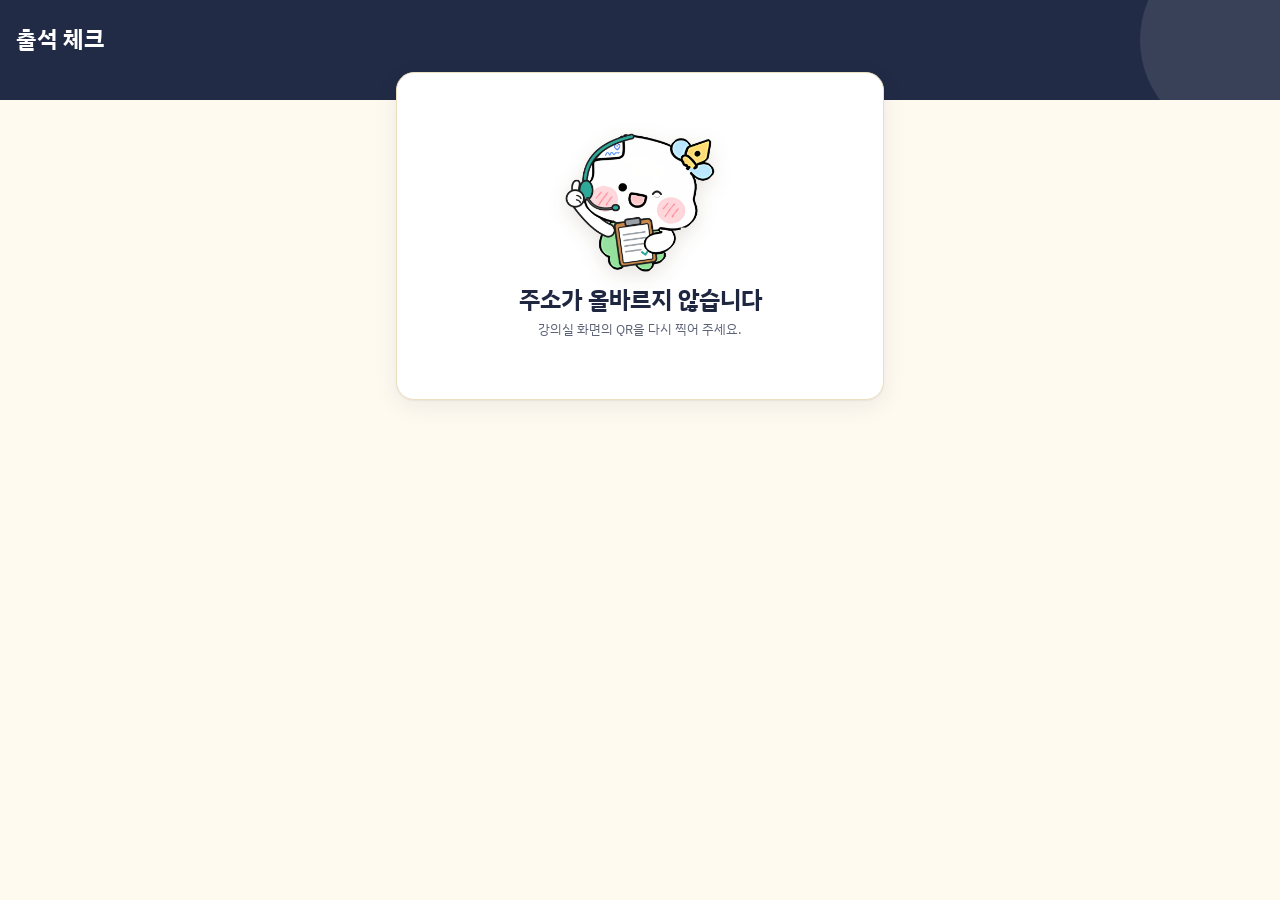
<file: join.html>
<!doctype html>
<html lang="ko">
<head>
<meta charset="utf-8">
<meta name="viewport" content="width=device-width, initial-scale=1, viewport-fit=cover">
<title>출석 체크</title>
<link rel="preconnect" href="https://fonts.googleapis.com">
<link rel="preconnect" href="https://fonts.gstatic.com" crossorigin>
<link rel="stylesheet" href="https://fonts.googleapis.com/css2?family=IBM+Plex+Sans+KR:wght@400;600;700&display=swap">
<link rel="stylesheet" href="assets/common.css?v=20261115c">
<style>
body{background:var(--bg);min-height:100vh;min-height:100dvh}
.head{background:var(--accent);color:var(--on-accent);padding:22px max(16px,env(safe-area-inset-left)) 46px;position:relative;overflow:hidden}
.head::after{content:"";position:absolute;right:-60px;top:-60px;width:200px;height:200px;border-radius:50%;background:color-mix(in srgb,var(--on-accent) 10%,transparent)}
.head img{max-height:40px;max-width:160px;object-fit:contain;display:block;margin-bottom:12px}
.head .eyebrow{font-size:13px;opacity:.85}
.head h1{font-size:23px;margin-top:2px}
.main{max-width:520px;margin:-28px auto 0;padding:0 16px 120px;position:relative}
.panel{background:var(--panel);border-radius:18px;box-shadow:var(--shadow);padding:18px;border:1px solid var(--line)}
.pill{display:inline-flex;align-items:center;gap:6px;font-size:14px;font-weight:600;background:var(--soft);color:var(--ink);padding:5px 12px;border-radius:99px;margin-bottom:12px}
.pill::before{content:"";width:8px;height:8px;border-radius:50%;background:#2fb26a}
.search{position:relative;margin-bottom:10px}
.search input{padding-left:40px}
.search svg{position:absolute;left:12px;top:50%;transform:translateY(-50%);width:18px;height:18px;color:var(--muted)}
.list{display:flex;flex-direction:column;gap:8px;max-height:52vh;overflow:auto;padding:2px;margin:0 -2px}
.who{display:flex;align-items:center;gap:12px;padding:12px 14px;border:1.5px solid var(--line);border-radius:12px;cursor:pointer;background:var(--panel);transition:border-color .15s,background .15s,transform .1s}
.who:active{transform:scale(.99)}
.who input{position:absolute;opacity:0;pointer-events:none}
.who .dot{width:22px;height:22px;border-radius:50%;border:2px solid var(--line);flex:none;display:grid;place-items:center;transition:.15s}
.who .t{min-width:0}
.who b{display:block;font-size:17px}
.who span{font-size:13.5px;color:var(--muted)}
.who:has(input:checked){border-color:var(--accent);background:var(--soft)}
.who:has(input:checked) .dot{border-color:var(--accent);background:var(--accent)}
.who:has(input:checked) .dot::after{content:"";width:8px;height:8px;border-radius:50%;background:var(--on-accent)}
.who:has(input:focus-visible){outline:3px solid color-mix(in srgb,var(--accent) 55%,transparent);outline-offset:2px}
.empty{color:var(--muted);text-align:center;padding:18px 0}
.bottom{position:fixed;left:0;right:0;bottom:0;padding:12px 16px max(14px,env(safe-area-inset-bottom));background:linear-gradient(transparent,var(--bg) 30%)}
.bottom .in{max-width:520px;margin:0 auto}
.note{font-size:13px;color:var(--muted);text-align:center;margin:14px 0 0}
.err{color:var(--bad);font-size:14px;margin:8px 0 0;min-height:1em}

.result{text-align:center;padding:24px 18px 28px}
.result .mascot{width:150px;margin:-6px auto 6px;animation:popIn .7s cubic-bezier(.2,1.4,.4,1) both}
.result .check{width:46px;height:46px;margin:-34px auto 8px;position:relative;left:52px;background:#fff;border-radius:50%}
.full .mascot{width:150px;margin:0 auto 12px}
.check{width:96px;height:96px;margin:0 auto 14px}
.check circle{fill:none;stroke:var(--ok);stroke-width:5;stroke-dasharray:283;stroke-dashoffset:283;animation:draw .7s ease forwards}
.check path{fill:none;stroke:var(--ok);stroke-width:6;stroke-linecap:round;stroke-linejoin:round;stroke-dasharray:60;stroke-dashoffset:60;animation:draw .45s .55s ease forwards}
.result.dup .check circle,.result.dup .check path{stroke:var(--warn)}
@keyframes draw{to{stroke-dashoffset:0}}
.result h2{font-size:24px;margin-bottom:6px;animation:rise .5s .3s both}
.result .who-line{font-size:18px;font-weight:700;animation:rise .5s .45s both}
.result .meta{color:var(--muted);margin:4px 0 0;animation:rise .5s .55s both}
.result .hint2{margin:14px 0 0;background:var(--soft);border-radius:12px;padding:10px 12px;font-size:15px;animation:rise .5s .65s both}
.result .btn{margin-top:16px;animation:rise .5s .75s both}
.result .again{display:inline-block;margin-top:14px;font-size:13px;color:var(--muted);background:none;border:0;text-decoration:underline;cursor:pointer;font:inherit;font-size:13px}
@keyframes rise{from{opacity:0;transform:translateY(10px)}}
.full{padding:60px 20px;text-align:center}
/* 직접 쓰기(명단에 없는 사람) · 내 퇴실 */
.wfield{margin-bottom:14px}
.wfield input{font-size:17px}
.wfield .opt{font-size:12px;font-weight:600;color:#6b7280;background:#f1f3f6;border-radius:6px;padding:1px 6px;margin-left:4px;vertical-align:1px}
.chips{display:flex;flex-wrap:wrap;gap:6px;margin-top:8px}
.chips button{font:inherit;font-size:14px;border:1.5px solid var(--line);background:var(--panel);color:var(--text);border-radius:99px;padding:7px 12px;cursor:pointer;min-height:36px}
.chips button:active{background:var(--soft)}
.swap{display:block;width:100%;margin-top:12px;font:inherit;font-size:15px;font-weight:600;color:var(--ink);background:var(--soft);border:0;border-radius:12px;padding:12px;cursor:pointer;min-height:44px}
.me-card{text-align:center;padding:22px 12px;border:1.5px solid var(--accent);border-radius:14px;background:var(--soft)}
.me-card span{display:block;font-size:15px;color:var(--muted)}
.me-card b{display:block;font-size:26px;margin-top:2px}
.me-card small{display:block;margin-top:8px;font-size:14px;color:var(--muted)}
/* 만족도 조사 */
.survey{padding:20px 18px 26px}
.survey .sv-top{text-align:center;margin-bottom:14px}
.survey .sv-top .done{display:inline-block;font-size:13px;font-weight:700;color:#1f7a4d;background:#e6f6ec;border-radius:99px;padding:4px 12px;margin-bottom:8px}
.survey .sv-top h2{font-size:21px;margin:0}
.survey .sv-top p{margin:6px 0 0;color:var(--muted);font-size:14px}
.sv-q{padding:14px 0;border-top:1px solid var(--line)}
.sv-q .qt{font-weight:700;font-size:16px;margin-bottom:10px}
.sv-q .qt em{font-style:normal;color:var(--bad);font-size:13px;margin-left:4px}
.stars{display:flex;gap:6px;justify-content:space-between}
.stars button{flex:1;font-size:30px;line-height:1;padding:8px 0;border:1.5px solid var(--line);border-radius:12px;background:var(--panel);color:#d5d8e0;cursor:pointer;min-height:52px}
.stars button.on{color:#f5b301;border-color:#f5b301;background:#fff9e6}
.stars-l{display:flex;justify-content:space-between;font-size:12px;color:var(--muted);margin-top:4px}
.sv-q textarea{width:100%;min-height:72px;font:inherit;font-size:16px}
.survey .chips button.on{background:var(--accent);color:var(--on-accent);border-color:var(--accent)}
.survey .send{margin-top:16px}
/* 질문 받기 · 질문 던지기(워드클라우드) */
.talk{padding:20px 18px 26px}
.talk .tk-top{text-align:center;margin-bottom:12px}
.talk .tk-top .tag{display:inline-block;font-size:13px;font-weight:700;color:#5b3fc4;background:#efeafd;border-radius:99px;padding:4px 12px;margin-bottom:8px}
.talk .tk-top h2{font-size:21px;margin:0;line-height:1.35;word-break:keep-all}
.talk .tk-top p{margin:6px 0 0;color:var(--muted);font-size:14px}
.talk textarea{width:100%;min-height:96px;font:inherit;font-size:16px}
.talk .cnt{font-size:12px;color:var(--muted);text-align:right;margin-top:2px}
.talk .send{margin-top:12px}
.talk .words{display:flex;flex-direction:column;gap:8px}
.talk .words input{font-size:18px}
.talk .choices{display:flex;flex-direction:column;gap:8px}
.talk .choices button{display:flex;align-items:center;gap:10px;font:inherit;font-size:17px;font-weight:600;text-align:left;border:2px solid var(--line);background:var(--panel);border-radius:14px;padding:12px 14px;min-height:52px;cursor:pointer;color:inherit}
.talk .choices button span{flex:none;font-size:20px;color:#5b3fc4}
.talk .choices button[aria-checked="true"]{border-color:#5b3fc4;background:#f3efff;box-shadow:0 0 0 2px #5b3fc4 inset}
.quiz-res{text-align:center;border-radius:16px;padding:14px;margin:6px 0 4px}
.quiz-res b{display:block;font-size:22px}
.quiz-res span{display:block;margin-top:4px;font-size:15px}
.quiz-res.ok{background:#ebfbee;color:#2b8a3e}
.quiz-res.no{background:#fff5f5;color:#c92a2a}
.grp{position:fixed;left:50%;bottom:calc(14px + env(safe-area-inset-bottom));transform:translateX(-50%);z-index:50;display:flex;align-items:baseline;gap:8px;background:#222b45;color:#fff;border-radius:99px;padding:10px 20px;box-shadow:0 8px 24px rgba(0,0,0,.25);white-space:nowrap}
.grp b{font-size:22px;color:#ffd43b}
.grp small{font-size:12px;opacity:.75}
.grp.pop{animation:grpPop .6s cubic-bezier(.2,1.4,.4,1)}
@keyframes grpPop{from{transform:translateX(-50%) scale(.5);opacity:0}}
.tk-list{margin-top:18px;border-top:1px solid var(--line);padding-top:12px}
.tk-list h3{font-size:15px;margin:0 0 8px;color:var(--muted)}
.tk-item{display:flex;gap:10px;align-items:flex-start;padding:10px 0;border-bottom:1px solid var(--line)}
.tk-item p{flex:1;min-width:0;margin:0;font-size:15px;line-height:1.45;overflow-wrap:anywhere}
.tk-item small{display:block;color:var(--muted);font-size:12px;margin-top:2px}
.tk-item.done p{color:var(--muted)}
.tk-like{flex:none;font:inherit;font-size:14px;font-weight:700;border:1.5px solid var(--line);background:var(--panel);border-radius:99px;padding:6px 10px;min-height:36px;cursor:pointer}
.tk-like.on{border-color:#f5b301;background:#fff9e6}
.tk-link{display:block;width:100%;margin-top:10px;font:inherit;font-size:15px;font-weight:700;color:#5b3fc4;background:#efeafd;border:0;border-radius:12px;padding:12px;cursor:pointer;min-height:44px}
.check-row{display:flex;align-items:center;gap:8px;margin-top:10px;font-size:15px}
.check-row input{width:20px;height:20px}
</style>
</head>
<body>
<header class="head" id="head"><div id="logo"></div><div class="eyebrow" id="subtitle"></div><h1 id="title">출석 체크</h1></header>
<main class="main">
  <section class="panel" id="formPanel" hidden>
    <span class="pill" id="session"></span>
    <div id="pickBox">
      <label class="sr" for="q">이름이나 부서로 찾기</label>
      <div class="search"><svg viewBox="0 0 24 24" aria-hidden="true"><path fill="none" stroke="currentColor" stroke-width="2" d="M10.5 18a7.5 7.5 0 1 1 0-15 7.5 7.5 0 0 1 0 15zm5.5-2 5 5"/></svg>
        <input type="search" id="q" placeholder="이름이나 부서로 찾기" autocomplete="off"></div>
      <div class="list" id="list" role="radiogroup" aria-label="내 이름 고르기"></div>
    </div>
    <div id="writeBox" hidden>
      <div class="wfield"><label class="f" for="wDept">부서(소속)</label><input type="text" id="wDept" maxlength="60" autocomplete="off" placeholder="예: 기획예산과"><div class="chips" id="deptChips"></div></div>
      <div class="wfield"><label class="f" for="wRank">직위(직급) <small class="opt">선택</small></label><input type="text" id="wRank" maxlength="30" autocomplete="off" placeholder="예: 주무관, 팀장 (안 써도 돼요)"></div>
      <div class="wfield"><label class="f" for="wName">이름</label><input type="text" id="wName" maxlength="40" autocomplete="name" placeholder="이름을 써 주세요"></div>
    </div>
    <div id="meBox" hidden><div class="me-card"><span id="meDept"></span><b id="meName"></b><small id="meAt"></small></div></div>
    <p class="err" id="err" role="alert"></p>
    <button type="button" class="swap" id="swap" hidden></button>
    <p class="note" id="note">목록에 이름이 없으면 담당자에게 말씀해 주세요.</p>
  </section>
  <section class="panel result" id="result" hidden></section>
  <section class="panel survey" id="survey" hidden></section>
  <section class="panel talk" id="talk" hidden></section>
  <section class="panel full" id="full" hidden></section>
</main>
<div class="bottom" id="bottom" hidden><div class="in"><button type="button" class="btn primary big" id="go" disabled>내 이름을 골라 주세요</button></div></div>
<script src="config.js"></script>
<script src="assets/common.js?v=20261118c"></script>
<script src="assets/sound.js?v=20261115n"></script>
<script>
(function(){
  'use strict';
  const $ = id => document.getElementById(id), A = window.App;
  const PREVIEW = A.query('preview') === '1', eventId = A.query('e');
  const DEVICE = PREVIEW ? null : A.deviceId();
  let cfg, roster = [], people = [], depts = [], session = null, chosen = null;
  let view = 'pick';          // pick 명단에서 고르기 / write 직접 쓰기 / me 내 퇴실
  let enter = null, pass = null, legacy = false, meP = null;

  function show(which){ ['formPanel','result','full','survey','talk'].forEach(id => $(id).hidden = id !== which); $('bottom').hidden = which !== 'formPanel'; if (which !== 'talk') talkView = null; }
  function full(t, m){ $('full').innerHTML = `<img class="mascot" src="assets/defaults/call.png" alt=""><h2>${A.esc(t)}</h2><p class="hint">${A.esc(m)}</p>`; show('full'); }
  const isOut = () => !!(session && session.mode === 'out');
  const word = () => isOut() ? '퇴실' : '출석';
  const strictOn = () => !!(enter && enter.strict);
  const canWrite = () => !!(cfg.attend && cfg.attend.walkin) || !roster.length;
  const store = { get(k){ try { return JSON.parse(localStorage.getItem(k) || 'null'); } catch(e){ return null; } }, set(k, v){ try { localStorage.setItem(k, JSON.stringify(v)); } catch(e){} }, del(k){ try { localStorage.removeItem(k); } catch(e){} } };

  function apply(ev, assets){
    cfg = A.withDefaults(ev.config); roster = ev.roster || []; session = ev.session;
    people = roster.concat((ev.extras || []).map(x => ({ ...x, rank: x.rank || '', extra: true })));
    const set = new Set([...(cfg.attend.depts || []), ...people.map(p => p.dept)].map(d => String(d || '').trim()).filter(Boolean));
    depts = [...set];
    A.applyColors(document.documentElement, cfg.screen.bg, cfg.screen.accent);
    document.title = (cfg.join.title || '출석') + ' · ' + (cfg.title || '');
    const out = isOut();
    $('title').textContent = out ? '퇴실 체크' : (cfg.join.title || '출석 체크');
    $('subtitle').textContent = [cfg.subtitle, cfg.title].filter(Boolean).join(' · ');
    $('logo').innerHTML = assets && assets.logo ? `<img src="${assets.logo}" alt="">` : '';
    $('session').textContent = session ? session.label + (out ? ' · 퇴실' : '') : '';
    renderList('');
  }
  function renderList(q){
    q = q.trim().toLowerCase();
    const hits = people.filter(p => !q || (p.name + ' ' + p.dept).toLowerCase().includes(q));
    const shown = hits.slice(0, 80);
    $('list').innerHTML = shown.length ? shown.map(p => `<label class="who"><input type="radio" name="who" value="${p.no}" ${chosen === p.no ? 'checked' : ''}>
      <span class="dot" aria-hidden="true"></span><span class="t"><b>${A.esc(p.name)}</b><span>${A.esc(p.dept)}${p.rank ? ' · ' + A.esc(p.rank) : ''}</span></span></label>`).join('')
      + (hits.length > shown.length ? `<p class="empty">${hits.length - shown.length}명 더 있어요. 이름을 더 입력해 주세요.</p>` : '')
      : `<p class="empty">찾는 이름이 없어요${canWrite() ? '. 아래 "명단에 없어요"를 눌러 주세요' : ''}</p>`;
  }
  function renderChips(){
    const q = $('wDept').value.trim().toLowerCase();
    const hits = depts.filter(d => d.toLowerCase().includes(q) && d.toLowerCase() !== q).slice(0, 8);
    $('deptChips').innerHTML = hits.map(d => `<button type="button" data-d="${A.esc(d)}">${A.esc(d)}</button>`).join('');
  }
  function updateGo(){
    const go = $('go'); $('err').textContent = '';
    if (view === 'me') { go.disabled = false; go.textContent = `${meP.name} 님 퇴실하기`; return; }
    if (view === 'write') {
      const n = $('wName').value.trim(), d = $('wDept').value.trim();
      go.disabled = !(n && d); go.textContent = n && d ? `${n} 님으로 ${word()}` : '부서와 이름을 써 주세요'; return;
    }
    const p = people.find(x => x.no === chosen);
    go.disabled = !p; go.textContent = p ? `${p.name} 님으로 ${word()}` : '내 이름을 골라 주세요';
  }
  function setView(v){
    view = v;
    $('pickBox').hidden = v !== 'pick'; $('writeBox').hidden = v !== 'write'; $('meBox').hidden = v !== 'me';
    const sw = $('swap');
    if (v === 'pick') { sw.hidden = !canWrite(); sw.textContent = '명단에 없어요 · 직접 쓰기'; $('note').textContent = canWrite() ? '' : '목록에 이름이 없으면 담당자에게 말씀해 주세요.'; }
    else if (v === 'write') { sw.hidden = !people.length; sw.textContent = '명단에서 고르기'; $('note').textContent = '쓴 이름이 강의실 화면에 나와요.'; renderChips(); }
    else { sw.hidden = strictOn(); sw.textContent = '내가 아니에요 · 다른 이름 고르기'; $('note').textContent = strictOn() ? '입실한 휴대폰에서만 퇴실할 수 있어요.' : '';
      $('meDept').textContent = meP.dept || ''; $('meName').textContent = meP.name + ' 님'; $('meAt').textContent = meP.at ? A.hhmm(meP.at) + ' 입실' : ''; }
    updateGo();
  }
  $('q').addEventListener('input', e => renderList(e.target.value));
  $('list').addEventListener('change', e => { chosen = +e.target.value; updateGo(); });
  $('wName').addEventListener('input', updateGo);
  $('wDept').addEventListener('input', () => { renderChips(); updateGo(); });
  $('deptChips').addEventListener('click', e => { const b = e.target.closest('[data-d]'); if (!b) return; $('wDept').value = b.dataset.d; renderChips(); updateGo(); $('wName').focus(); });
  $('swap').addEventListener('click', () => { if (view === 'pick') setView('write'); else { chosen = null; renderList(''); setView('pick'); } });

  const doneKey = kind => 'done:' + (session && session.id) + (kind === 'out' ? ':out' : '');
  function certUrl(p){ return A.siteBase() + 'cert.html?e=' + encodeURIComponent(eventId || 'preview') + '&p=' + p.no; }
  function backToForm(){
    chosen = null; meP = null; renderList('');
    setView(roster.length ? 'pick' : 'write'); show('formPanel');
  }
  /* 만족도 조사: 퇴실하면서, 또는 담당자가 '만족도 받기 시작'을 눌렀을 때. 이번 회차에 출석한 휴대폰만 한 번 */
  const surveyOn = () => !!(cfg && cfg.survey && cfg.survey.on && (cfg.survey.questions || []).length) && !legacy && !PREVIEW;
  function thanks(dup){
    $('result').className = 'panel result';
    $('result').innerHTML = `<img class="mascot" src="assets/defaults/geuljuim_attend.png" alt=""><h2>${dup ? '이미 답하셨어요' : '소중한 의견 고맙습니다!'}</h2><p class="meta">${dup ? '이번 회차 만족도 조사는 한 번만 낼 수 있어요.' : '보내 주신 의견은 다음 교육을 더 좋게 만드는 데 써요.'}</p>`;
    $('result').insertAdjacentHTML('beforeend', talkLinks());
    show('result'); startLive(); if (!dup) A.confetti({ count: 60, colors: [cfg.screen.accent, '#ffd43b', '#51cf66'] });
  }
  function showSurvey(r, after){
    const qs = cfg.survey.questions, ans = {};
    $('survey').innerHTML = `<div class="sv-top">${r ? `<span class="done">✓ ${A.esc(r.name)} 님 ${r.kind === 'out' ? '퇴실' : '출석'} 완료</span>` : ''}<h2>오늘 교육은 어땠나요?</h2><p>${qs.length}문항 · 1분이면 끝나요${cfg.survey.anon ? ' · 익명' : ''}</p></div>`
      + qs.map(q => `<div class="sv-q" data-id="${A.esc(q.id)}" data-type="${q.type}"><div class="qt">${A.esc(q.q)}${q.req ? '<em>필수</em>' : ''}</div>${
        q.type === 'star' ? `<div class="stars">${[1, 2, 3, 4, 5].map(n => `<button type="button" data-v="${n}" aria-label="${n}점">★</button>`).join('')}</div><div class="stars-l"><span>아쉬워요</span><span>아주 좋아요</span></div>`
        : q.type === 'text' ? `<textarea maxlength="500" placeholder="자유롭게 써 주세요"></textarea>`
        : `<div class="chips">${(q.options || []).map(o => `<button type="button" data-v="${A.esc(o)}">${A.esc(o)}</button>`).join('')}</div>`}</div>`).join('')
      + `<p class="err" id="svErr" role="alert"></p><button type="button" class="btn primary big send" id="svSend">보내기</button>${r ? '<button type="button" class="again" id="svSkip">다음에 할게요</button>' : ''}`;
    show('survey');
    $('survey').onclick = e => {
      const b = e.target.closest('[data-v]'), box = e.target.closest('.sv-q'); if (!b || !box) return;
      const id = box.dataset.id, t = box.dataset.type;
      if (t === 'star') { ans[id] = +b.dataset.v; box.querySelectorAll('[data-v]').forEach(x => x.classList.toggle('on', +x.dataset.v <= ans[id])); }
      else if (t === 'one') { ans[id] = b.dataset.v; box.querySelectorAll('[data-v]').forEach(x => x.classList.toggle('on', x === b)); }
      else { b.classList.toggle('on'); ans[id] = [...box.querySelectorAll('.on')].map(x => x.dataset.v); }
    };
    if ($('svSkip')) $('svSkip').onclick = () => after && after();
    $('svSend').onclick = async () => {
      $('survey').querySelectorAll('.sv-q[data-type="text"]').forEach(box => { const v = box.querySelector('textarea').value.trim(); if (v) ans[box.dataset.id] = v; else delete ans[box.dataset.id]; });
      const miss = qs.find(q => q.req && (ans[q.id] == null || (Array.isArray(ans[q.id]) && !ans[q.id].length)));
      if (miss) { $('svErr').textContent = `'${miss.q}'에 답해 주세요`; return; }
      const btn = $('svSend'); btn.disabled = true; btn.textContent = '보내는 중…';
      try {
        const x = await A.rpc('submit_survey', { p_id: eventId, p_device: DEVICE, p_answers: ans });
        if (x.status === 'error') throw new Error(x.message);
        store.set('sv:' + (session && session.id), 1);
        thanks(x.status === 'dup');
      } catch (er) { btn.disabled = false; btn.textContent = '보내기'; $('svErr').textContent = er.message || '보내지 못했어요. 다시 눌러 주세요.'; }
    };
  }

  /* ---------- 질문 받기 · 질문 던지기 ---------- */
  let talkView = null, liveT = 0, liveOn = false, listT = 0, pollSeen = null, backTo = null;
  const qnaOn = () => !!(cfg && cfg.qna && cfg.qna.on) && !legacy && !PREVIEW;
  const pollOn = () => !!(cfg && cfg.poll && cfg.poll.on) && !legacy && !PREVIEW;
  const groupsOn = () => !!(cfg && cfg.groups && cfg.groups.on) && !legacy && !PREVIEW;
  function talkLinks(){ return qnaOn() ? '<button type="button" class="tk-link" data-talk="ask">💬 강사님께 질문하기</button>' : ''; }
  function showAsk(){
    talkView = 'ask'; const anonOk = cfg.qna.anon !== false;
    $('talk').innerHTML = `<div class="tk-top"><span class="tag">질문 받기</span><h2>궁금한 점을 보내 주세요</h2><p>${anonOk ? '이름 없이 보낼 수 있어요' : '이름이 함께 보여요'} · 보낸 질문은 강의실 화면에 나와요</p></div>
      <label class="sr" for="tkBody">질문</label><textarea id="tkBody" maxlength="200" placeholder="예: 오늘 자료는 어디서 받을 수 있나요?"></textarea><div class="cnt"><span id="tkCnt">0</span>/200</div>
      ${anonOk ? '<label class="check-row"><input type="checkbox" id="tkNamed"> 이름 밝히고 보내기</label>' : ''}
      <p class="err" id="tkErr" role="alert"></p><button type="button" class="btn primary big send" id="tkSend">질문 보내기</button>
      ${backTo ? '<button type="button" class="again" id="tkBack">돌아가기</button>' : ''}
      <div class="tk-list" id="tkList"></div>`;
    show('talk'); talkView = 'ask';
    $('tkBody').oninput = e => { $('tkCnt').textContent = e.target.value.length; };
    if ($('tkBack')) $('tkBack').onclick = () => { const f = backTo; backTo = null; f && f(); };
    $('tkSend').onclick = async () => {
      const body = $('tkBody').value.trim(); if (body.length < 2) { $('tkErr').textContent = '질문을 두 글자 이상 써 주세요'; return; }
      const btn = $('tkSend'); btn.disabled = true; btn.textContent = '보내는 중…'; $('tkErr').textContent = '';
      try {
        const x = await A.rpc('ask_question', { p_id: eventId, p_device: DEVICE, p_body: body, p_named: !!($('tkNamed') && $('tkNamed').checked) });
        if (x.status === 'error') throw new Error(x.message);
        $('tkBody').value = ''; $('tkCnt').textContent = '0';
        A.toast(x.wait ? '보냈어요. 담당자가 확인한 뒤 화면에 나와요' : '질문을 보냈어요!', 'ok');
        try { Sound.sfx('phone'); } catch (e) {}
        loadList();
      } catch (er) { $('tkErr').textContent = A.noFn && A.noFn(er) ? '아직 준비 중이에요. 담당자에게 말씀해 주세요(저장소 업데이트 필요).' : er.message || '보내지 못했어요. 다시 눌러 주세요.'; }
      btn.disabled = false; btn.textContent = '질문 보내기';
    };
    $('tkList').onclick = async e => {
      const b = e.target.closest('[data-like]'); if (!b || b.classList.contains('on')) return;
      b.classList.add('on');
      try { await A.rpc('like_question', { p_id: eventId, p_device: DEVICE, p_qid: +b.dataset.like }); loadList(); } catch (er) { b.classList.remove('on'); }
    };
    loadList();
  }
  async function loadList(){
    clearTimeout(listT); if (talkView !== 'ask') return;
    try {
      const r = await A.rpc('get_questions', { p_id: eventId, p_device: DEVICE, p_token: null });
      const qs = (r && r.list) || [];
      if ($('tkList')) $('tkList').innerHTML = qs.length ? `<h3>지금까지 나온 질문 ${qs.length}개 · 궁금하면 👍</h3>` + qs.map(q => `<div class="tk-item${q.status === 'done' ? ' done' : ''}"><p>${A.esc(q.body)}<small>${q.mine ? '내 질문' : q.who ? A.esc(q.who.name) : '익명'}${q.status === 'done' ? ' · 답변 완료' : q.status === 'wait' ? ' · 담당자 확인 중' : ''}</small></p>
        ${q.status === 'wait' ? '' : `<button type="button" class="tk-like${q.liked ? ' on' : ''}" data-like="${q.id}" aria-label="나도 궁금해요">👍 ${q.likes}</button>`}</div>`).join('') : '';
    } catch (e) {}
    listT = setTimeout(loadList, document.hidden ? 15000 : 5000);
  }
  const CIRC = '①②③④⑤⑥⑦⑧';
  let pollReveal = null;
  function myAnsText(p, mine){
    if (!Array.isArray(mine) || !mine.length) return '';
    return p.kind === 'choice' ? (p.choices[+mine[0]] || '') : mine.join(', ');
  }
  function showPollQ(p, answered, mineSrv){
    talkView = 'poll'; pollSeen = p.id; pollReveal = !!p.reveal;
    const k = p.kind || 'word', n = Math.max(1, Math.min(5, p.max || 3));
    const tag = `<span class="tag">${k === 'choice' ? (p.quiz ? '퀴즈' : '투표') : '질문 던지기'}</span>`;
    const mine = (Array.isArray(mineSrv) && mineSrv.length ? mineSrv : null) || store.get('pl:' + p.id);
    if (answered || mine) {
      const my = myAnsText(p, mine);
      let res = '';
      if (k === 'choice' && p.reveal && p.answer != null && Array.isArray(mine)) {
        const ok = +mine[0] === p.answer;
        res = `<div class="quiz-res ${ok ? 'ok' : 'no'}"><b>${ok ? '⭕ 정답이에요!' : '❌ 아쉬워요'}</b><span>정답: ${A.esc(p.choices[p.answer] || '')}</span></div>`;
      }
      const look = k === 'choice' ? '강의실 화면의 막대그래프를 보세요 📊' : k === 'text' ? '강의실 화면에 답이 카드로 나와요 💬' : '강의실 화면의 낱말 구름을 보세요 ☁️';
      $('talk').innerHTML = `<div class="tk-top">${tag}<h2>${A.esc(p.q)}</h2><p>${res ? '' : '답을 보냈어요! '}${look}</p></div>${res}
        ${my ? `<p class="hint2" style="text-align:center">내 답: ${A.esc(my)}</p>` : ''}${k === 'choice' && p.quiz && !p.reveal ? '<p class="hint2" style="text-align:center">정답은 강사님이 곧 알려 줘요</p>' : ''}${talkLinks()}${backTo ? '<button type="button" class="again" id="tkBack">돌아가기</button>' : ''}`;
      if (res && p.answer != null && +mine[0] === p.answer && !store.get('qz:' + p.id)) { store.set('qz:' + p.id, 1); A.confetti({ count: 80 }); }
    } else if (!p.open) {
      $('talk').innerHTML = `<div class="tk-top">${tag}<h2>${A.esc(p.q)}</h2><p>답을 그만 받았어요. 강의실 화면을 보세요</p></div>${talkLinks()}`;
    } else {
      const who = p.anon ? ' · 익명' : ' · 이름이 기록돼요';
      let form;
      if (k === 'choice') form = `<div class="choices" role="radiogroup">${p.choices.map((c, i) => `<button type="button" role="radio" aria-checked="false" data-c="${i}"><span>${CIRC[i] || i + 1}</span>${A.esc(c)}</button>`).join('')}</div>`;
      else if (k === 'text') form = `<textarea id="tkText" maxlength="80" placeholder="한 줄로 써 주세요"></textarea><div class="cnt"><span id="tkCnt">0</span>/80</div>`;
      else form = `<div class="words">${Array.from({ length: n }, (_, i) => `<input type="text" maxlength="15" data-w="${i}" placeholder="${i ? '낱말 ' + (i + 1) + ' (선택)' : '낱말 하나'}" aria-label="낱말 ${i + 1}" autocomplete="off">`).join('')}</div>`;
      const how = k === 'choice' ? '하나를 골라 주세요' : k === 'text' ? '한 줄로 답해 주세요' : `떠오르는 낱말을 ${n > 1 ? n + '개까지' : '하나'} 써 주세요`;
      $('talk').innerHTML = `<div class="tk-top">${tag}<h2>${A.esc(p.q)}</h2><p>${how}${who}</p></div>${form}
        <p class="err" id="tkErr" role="alert"></p><button type="button" class="btn primary big send" id="tkSend">보내기</button>`;
      let pick = null;
      if (k === 'choice') $('talk').querySelector('.choices').onclick = e => { const b = e.target.closest('[data-c]'); if (!b) return; pick = +b.dataset.c; $('talk').querySelectorAll('[data-c]').forEach(x => x.setAttribute('aria-checked', String(x === b))); };
      else { const f = $('talk').querySelector('input,textarea'); f.focus(); if (k === 'text') f.oninput = e => { $('tkCnt').textContent = e.target.value.length; }; }
      $('tkSend').onclick = async () => {
        let ws;
        if (k === 'choice') { if (pick == null) { $('tkErr').textContent = '보기를 하나 골라 주세요'; return; } ws = [String(pick)]; }
        else if (k === 'text') { const t = $('tkText').value.trim(); if (!t) { $('tkErr').textContent = '답을 써 주세요'; return; } ws = [t]; }
        else { ws = [...$('talk').querySelectorAll('[data-w]')].map(i => i.value.trim()).filter(Boolean); if (!ws.length) { $('tkErr').textContent = '낱말을 하나 이상 써 주세요'; return; } }
        const btn = $('tkSend'); btn.disabled = true; btn.textContent = '보내는 중…';
        try {
          const x = await A.rpc('answer_poll', { p_id: eventId, p_device: DEVICE, p_poll: p.id, p_words: ws });
          if (x.status === 'error') { if (x.code === 'closed') { p.open = false; return showPollQ(p, false); } throw new Error(x.message); }
          store.set('pl:' + p.id, ws); try { Sound.sfx('phone'); } catch (e) {}
          A.confetti({ count: 50, colors: ['#e03131', '#1c7ed6', '#f08c00', '#2f9e44', '#ae3ec9'] });
          showPollQ(p, true, ws);
        } catch (er) { btn.disabled = false; btn.textContent = '보내기'; $('tkErr').textContent = er.message || '보내지 못했어요. 다시 눌러 주세요.'; }
      };
    }
    show('talk'); talkView = 'poll';
    if ($('tkBack')) $('tkBack').onclick = () => { const f = backTo; backTo = null; f && f(); };
  }
  /* 조 편성: 담당자가 조를 나누면 화면 아래에 '나는 ○조' 띠가 뜬다 */
  let grpAt = null;
  function showGroup(g){
    let b = $('grp');
    if (!g) { if (b) b.remove(); grpAt = null; return; }
    if (grpAt === g.at && b) return;
    const fresh = grpAt !== null || !b; grpAt = g.at;
    if (!b) { b = document.createElement('div'); b.id = 'grp'; b.className = 'grp'; document.body.appendChild(b); }
    b.innerHTML = `<span>🧩 나는</span><b>${A.esc(g.name || (g.i + 1) + '조')}</b><small>전체 ${g.n}개 조</small>`;
    if (fresh) { b.classList.remove('pop'); void b.offsetWidth; b.classList.add('pop'); try { navigator.vibrate && navigator.vibrate([80, 60, 80]); } catch (e) {} }
  }
  // 출석한 뒤 화면을 켜 두면: 강사가 질문을 던질 때 저절로 뜬다(5초마다 확인, 3시간까지)
  function startLive(){
    if (liveOn || !(pollOn() || groupsOn()) || PREVIEW || legacy) return; liveOn = true;
    const until = Date.now() + 3 * 3600e3;
    const tick = async () => {
      if (Date.now() > until) { liveOn = false; return; }
      const typing = talkView === 'ask' && $('tkBody') && $('tkBody').value.trim();   // 질문을 쓰는 중이면 방해하지 않는다
      if (!document.hidden && !typing) {
        try {
          const r = await A.rpc('get_poll', { p_id: eventId, p_poll: null, p_device: DEVICE });
          const p = r && r.poll;
          if (r) showGroup(r.group);
          if (r && r.mode === 'poll' && p && p.open && !r.answered && !store.get('pl:' + p.id) && (talkView !== 'poll' || pollSeen !== p.id)) {
            try { navigator.vibrate && navigator.vibrate(120); } catch (e) {}
            clearTimeout(listT); showPollQ(p, false);
          } else if (r && p && talkView === 'poll' && pollSeen === p.id && !!p.reveal !== pollReveal) {
            showPollQ(p, r.answered, r.mine);   // 정답 공개·가리기
          }
        } catch (e) { if (A.noFn && A.noFn(e)) { liveOn = false; return; } }
      }
      liveT = setTimeout(tick, document.hidden ? 15000 : 5000);
    };
    liveT = setTimeout(tick, 1500);
  }
  document.addEventListener('click', e => { const b = e.target.closest('[data-talk="ask"]'); if (!b) return; const cur = $('result').hidden ? null : $('result').innerHTML; backTo = cur ? () => { $('result').innerHTML = cur; show('result'); bindAgain(); } : null; showAsk(); });
  let bindAgain = () => {};

  /* 이름 없이 받는 행사: QR만 찍으면 '참석자 n'으로 출석 */
  const anonEv = () => !!(cfg && cfg.attend && cfg.attend.anon);
  async function joinAnon(){
    $('title').textContent = cfg.join.title || '출석 체크';
    full('출석하는 중…', '잠시만 기다려 주세요.');
    try {
      const r = await A.rpc('join_anon', { p_id: eventId, p_device: DEVICE, p_pass: pass });
      if (r.status === 'error') { if (r.code === 'qr') return full('QR이 바뀌었어요', '강의실 화면의 QR을 다시 찍어 주세요.'); throw new Error(r.message); }
      showAnon(r);
    } catch (e) { full('출석하지 못했어요', A.noFn && A.noFn(e) ? '아직 준비 중이에요. 담당자에게 말씀해 주세요(저장소 업데이트 필요).' : (e.message || '새로고침한 뒤 다시 해 주세요.')); }
  }
  function showAnon(r){
    const dup = r.status === 'dup';
    $('result').className = 'panel result' + (dup ? ' dup' : '');
    $('result').innerHTML = `<img class="mascot" src="assets/defaults/${dup ? 'main' : 'welcome'}.png" alt=""><svg class="check" viewBox="0 0 100 100" aria-hidden="true"><circle cx="50" cy="50" r="45"/><path d="M30 52l13 13 27-29"/></svg>
      <h2>${dup ? '이미 출석했어요' : A.esc(cfg.join.ok_title)}</h2>
      <div class="who-line">${r.nth ? `오늘 ${r.nth}번째 참석자예요` : '환영합니다'}</div>
      <p class="meta">${A.esc(r.session || '')}${r.at ? ' · ' + A.hhmm(r.at) + ' 출석' : ''} · 이름 없이</p>
      ${qnaOn() || pollOn() ? `<p class="hint2">${pollOn() ? '강사님이 질문을 던지면 이 화면에 저절로 떠요.' : ''}${qnaOn() && pollOn() ? '<br>' : ''}${qnaOn() ? '궁금한 점은 아래 버튼으로 보내 주세요.' : ''}</p>` : `<p class="hint2">${A.esc(cfg.join.ok_hint)}</p>`}
      ${talkLinks()}`;
    show('result'); startLive();
    if (!dup) { try { Sound.sfx('phone'); } catch (e) {} A.confetti({ count: 90, colors: [cfg.screen.accent, '#ffd43b', '#51cf66', '#4dabf7'] }); }
  }

  function showResult(r){
    if (r.kind === 'out' && r.status !== 'dup' && surveyOn() && !(enter && enter.answered) && !store.get('sv:' + (session && session.id))) {
      return showSurvey(r, () => showResultCore(r));
    }
    showResultCore(r);
  }
  function showResultCore(r){
    const dup = r.status === 'dup', out = r.kind === 'out';
    const certOk = cfg.cert.enabled && (cfg.cert.only_attendees !== 'inout' || out);
    $('result').className = 'panel result' + (dup ? ' dup' : '');
    const pic = dup ? 'main' : out ? 'night' : 'welcome';
    $('result').innerHTML = `<img class="mascot" src="assets/defaults/${pic}.png" alt=""><svg class="check" viewBox="0 0 100 100" aria-hidden="true"><circle cx="50" cy="50" r="45"/><path d="M30 52l13 13 27-29"/></svg>
      <h2>${A.esc(out ? (dup ? '이미 퇴실했습니다' : '퇴실했습니다') : (dup ? '이미 출석했습니다' : cfg.join.ok_title))}</h2>
      <div class="who-line">${A.esc(r.dept)} ${A.esc(r.name)} 님</div>
      <p class="meta">${A.esc(r.session || '')} · ${out && r.in_at ? A.hhmm(r.in_at) + ' 입실 · ' : ''}${r.at ? A.hhmm(r.at) : ''} ${out ? '퇴실' : dup ? '제출' : '출석'}</p>
      ${dup ? '' : out ? `<p class="hint2">${r.in_at ? '오늘도 수고하셨습니다!' : '입실 기록이 없어요. 담당자에게 말씀해 주세요.'}</p>` : `<p class="hint2">${A.esc(cfg.join.ok_hint)}${cfg.screen.checkout === 'on' && strictOn() ? '<br>끝날 때 이 휴대폰으로 QR을 한 번 더 찍어 퇴실해 주세요.' : ''}</p>`}
      ${certOk ? `<a class="btn primary big" href="${certUrl(r)}" target="_blank" rel="noopener">${A.esc(cfg.cert.button || '위촉장 받기')}</a>` : ''}
      ${talkLinks()}
      <br><button type="button" class="again" id="again">내 이름이 아니에요</button>`;
    show('result'); startLive();
    bindAgain = () => { if ($('again')) $('again').onclick = againFn; };
    const againFn = async () => {
      if (strictOn() && !PREVIEW) {   // 한 휴대폰 한 사람: 낸 것을 되돌려야 다시 고를 수 있다
        const ok = await A.dialog({ title: '다시 고르기', message: `${r.name} 님으로 낸 ${out ? '퇴실' : '출석'}을 되돌리고 다시 고를까요?`, ok: '되돌리고 다시 고르기' });
        if (!ok) return;
        try { const u = await A.rpc('undo_my_attendance', { p_id: eventId, p_device: DEVICE }); if (u && u.status === 'error') throw new Error(u.message); }
        catch (e) { A.toast(e.message || '되돌리지 못했어요', 'bad'); return; }
      }
      store.del(doneKey(r.kind)); store.del('me:' + eventId);
      backToForm();
    };
    bindAgain();
    if (!dup) { try { Sound.sfx('phone'); } catch (e) {} }
    if (!dup) A.confetti({ count: 90, colors: [cfg.screen.accent, '#ffd43b', '#51cf66', '#4dabf7'] });
  }

  $('go').addEventListener('click', async () => {
    const write = view === 'write';
    if (!write && !chosen) return;
    const btn = $('go'); btn.disabled = true; btn.textContent = '제출하는 중…';
    try { Sound.configure('sfx'); Sound.unlock(); } catch (e) {}   // 누른 순간 소리 준비 (휴대폰은 효과음만)
    try {
      let r;
      if (PREVIEW) r = { ...(write ? { no: 0, dept: $('wDept').value.trim(), rank: $('wRank').value.trim(), name: $('wName').value.trim() } : people.find(x => x.no === chosen)), status: 'ok', session: session.label, at: new Date().toISOString() };
      else if (legacy) r = await A.rpc('submit_attendance', { p_id: eventId, p_no: chosen });
      else {
        const args = { p_id: eventId, p_no: write ? null : chosen, p_dept: write ? $('wDept').value : null, p_name: write ? $('wName').value : null, p_device: DEVICE, p_pass: pass };
        const rank = write ? $('wRank').value.trim() : '';
        if (rank) {   // 직위를 썼으면 새 함수로. 저장소가 아직 예전 것이면 직위 없이 그대로 출석
          try { r = await A.rpc('submit_attendance3', { ...args, p_rank: rank }); }
          catch (e2) { if (!A.noFn(e2)) throw e2; r = await A.rpc('submit_attendance2', args); }
        } else r = await A.rpc('submit_attendance2', args);
      }
      if (r.status === 'error') {
        if (r.code === 'qr') { full('QR이 바뀌었어요', '강의실 화면의 QR을 다시 찍어 주세요.'); return; }
        throw new Error(r.message);
      }
      if (!PREVIEW) { store.set(doneKey(r.kind), r); store.set('me:' + eventId, { no: r.no, dept: r.dept, rank: r.rank || '', name: r.name }); }
      if (r.kind && session && (r.kind === 'out') !== isOut()) { session.mode = r.kind; }
      showResult(r);
    } catch (e) {
      updateGo();
      $('err').textContent = e.message || '제출하지 못했습니다. 다시 눌러 주세요.';
    }
  });

  (async function start(){
    if (PREVIEW) {
      const ping = setInterval(() => parent.postMessage({ type: 'preview-ready', page: 'join' }, location.origin), 400);
      addEventListener('message', e => {
        if (e.origin !== location.origin || !e.data || e.data.type !== 'preview') return;
        clearInterval(ping);
        const ev = e.data.event, walk = ev.config.attend && ev.config.attend.walkin;
        const r = ev.roster && ev.roster.length ? ev.roster : walk ? [] : [{ no: 1, dept: '스마트정보과', rank: '', name: '김가람' }, { no: 2, dept: '감사담당관', rank: '', name: '이나래' }];
        apply({ config: ev.config, roster: r, session: { id: 'p', label: ev.config.first_session || '1회차' } }, e.data.assets);
        chosen = null;
        if (cfg.attend && cfg.attend.anon) { showAnon({ status: 'ok', nth: 7, session: session.label, at: new Date().toISOString() }); return; }
        setView(r.length ? 'pick' : 'write'); show('formPanel');
      });
      parent.postMessage({ type: 'preview-ready', page: 'join' }, location.origin);
      return;
    }
    if (!A.ready) return full('준비 중입니다', '담당자에게 말씀해 주세요. (저장소 설정 없음)');
    if (!eventId) return full('주소가 올바르지 않습니다', '강의실 화면의 QR을 다시 찍어 주세요.');
    try {
      const ev = await A.rpc('get_event', { p_id: eventId });
      if (!ev) return full('행사를 찾을 수 없습니다', '강의실 화면의 QR을 다시 찍어 주세요.');
      const assets = ev.assets.includes('logo') ? await A.loadAssets(eventId, ['logo']) : {};
      apply(ev, assets);
      // 이 휴대폰이 이미 냈는지, (바뀌는 QR이면) 방금 찍은 QR이 맞는지 저장소에 묻는다. 저장소가 옛 버전이면 예전 방식으로
      try { enter = await A.rpc('join_enter', { p_id: eventId, p_device: DEVICE, p_code: A.query('c') }); } catch (e) { enter = null; legacy = true; }
      if (enter) { pass = enter.pass; if (enter.mode && session) { session.mode = enter.mode; apply(ev, assets); } }
      if (session && (session.mode === 'qna' || session.mode === 'poll')) {   // 담당자가 '질문 받기'·'질문 던지기'를 누른 동안
        $('title').textContent = session.mode === 'qna' ? '질문 받기' : '질문 던지기'; $('session').textContent = session.label;
        if (session.mode === 'qna') { if (!qnaOn()) return full('지금은 출석을 받지 않아요', '담당자에게 말씀해 주세요.'); startLive(); return showAsk(); }
        let r = null; try { r = await A.rpc('get_poll', { p_id: eventId, p_poll: null, p_device: DEVICE }); } catch (e) {}
        if (!r || !r.poll) return full('잠시만 기다려 주세요', '강사님이 질문을 준비하고 있어요.');
        startLive(); showGroup(r.group); return showPollQ(r.poll, r.answered, r.mine);
      }
      if (session && session.mode === 'survey') {   // 담당자가 '만족도 받기 시작'을 누른 동안: 같은 QR이 설문
        $('title').textContent = '만족도 조사'; $('session').textContent = session.label;
        if (!surveyOn()) return full('지금은 출석을 받지 않아요', '담당자에게 말씀해 주세요.');
        if ((enter && enter.answered) || store.get('sv:' + session.id)) return thanks(true);
        if (enter && !enter.me && strictOn()) return full('출석한 사람만 답할 수 있어요', '이번 회차에 이 휴대폰으로 출석한 사람만 만족도 조사에 답할 수 있어요.');
        return showSurvey(null, null);
      }
      if (anonEv() && !legacy) {   // 이름 없이 받는 행사: 고르는 단계 없이 바로 출석(퇴실 모드여도 출석만)
        if (enter && enter.rotate && !enter.code_ok && !(enter.me && enter.me.at)) return full('QR이 바뀌었어요', '강의실 화면의 QR을 다시 찍어 주세요.');
        return joinAnon();
      }
      const out = isOut(), qrOld = () => full('QR이 바뀌었어요', '강의실 화면의 QR을 다시 찍어 주세요.');
      if (strictOn() && enter.me) {   // 한 휴대폰 한 사람: 저장소가 기억하는 내 출석
        const me = enter.me;
        if (!out) return showResult({ kind: 'in', ...me, status: 'dup' });
        if (me.out_at) return showResult({ kind: 'out', ...me, status: 'dup', at: me.out_at, in_at: me.at });
        if (enter.rotate && !enter.code_ok) return qrOld();
        meP = me; chosen = me.no; setView('me'); show('formPanel'); return;
      }
      if (enter && enter.rotate && !enter.code_ok) return qrOld();
      const done = strictOn() ? null : store.get(doneKey(out ? 'out' : 'in'));
      if (done) { showResult({ kind: out ? 'out' : 'in', ...done, status: 'dup' }); return; }
      // 전에 낸 내 이름을 미리 골라 둔다 (지난 회차·입실한 휴대폰)
      const mine = store.get(doneKey('in')) || store.get('me:' + eventId);
      if (mine && people.some(p => p.no === mine.no)) {
        if (out && !strictOn()) { meP = { ...mine, at: (store.get(doneKey('in')) || {}).at }; chosen = mine.no; setView('me'); show('formPanel'); return; }
        chosen = mine.no; renderList('');
      } else if (mine && canWrite()) { $('wDept').value = mine.dept || ''; $('wRank').value = mine.rank || ''; $('wName').value = mine.name || ''; }
      setView(roster.length ? 'pick' : 'write');
      show('formPanel');
    } catch (e) { full('불러오지 못했습니다', e.message); }
  })();
})();
</script>
</body>
</html>
</file>
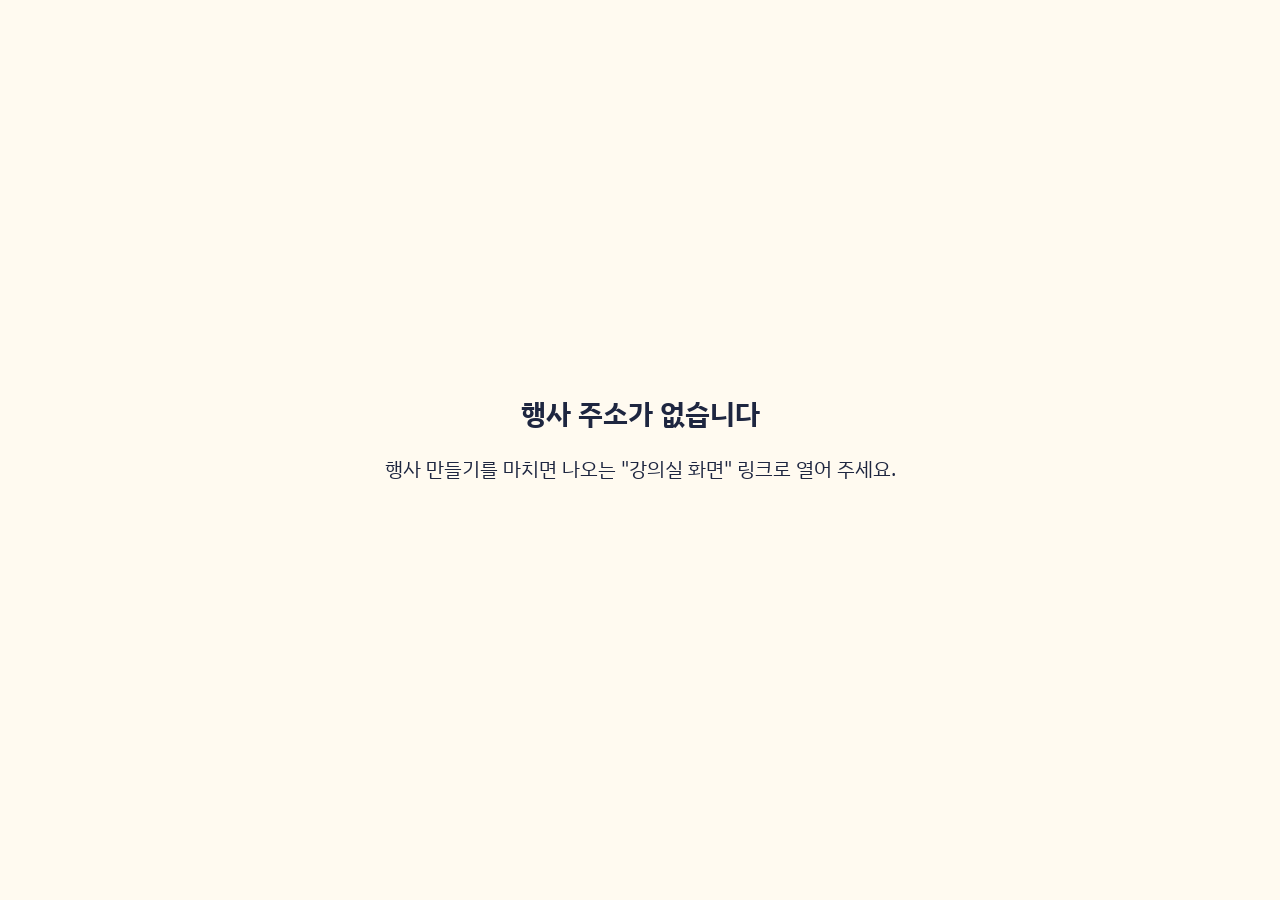
<file: screen.html>
<!doctype html>
<html lang="ko">
<head>
<meta charset="utf-8">
<meta name="viewport" content="width=device-width, initial-scale=1">
<title>출석 화면 · 중랑출석부</title>
<link rel="preconnect" href="https://fonts.googleapis.com">
<link rel="preconnect" href="https://fonts.gstatic.com" crossorigin>
<link rel="stylesheet" href="https://fonts.googleapis.com/css2?family=Black+Han+Sans&family=Gaegu:wght@700&family=Hahmlet:wght@600;700&family=IBM+Plex+Sans+KR:wght@400;600;700&display=swap">
<link rel="stylesheet" href="assets/common.css?v=20261115c">
<link rel="stylesheet" href="assets/screen.css?v=20261118e">
<link rel="stylesheet" href="assets/themes.css?v=20261115">
</head>
<body class="screen theme-card">
<div class="bgimg" id="bgimg"></div>
<header class="s-head">
  <div class="s-logo" id="logo"></div>
  <div class="s-title">
    <span class="chip" id="chip">출석 체크</span>
    <div class="sub" id="subtitle"></div>
    <h1 id="title">불러오는 중…</h1>
  </div>
  <div class="s-tags"><div id="tag1"></div><div id="tag2"></div></div>
</header>
<main class="s-main">
  <aside class="s-side">
    <div class="qr-card"><div class="qr-box" id="qr"></div><div class="qr-timer" id="qrTimer" hidden><i></i></div><p id="qrHint"></p></div>
    <div class="counter">
      <svg class="ring" viewBox="0 0 100 100" aria-hidden="true"><circle class="track" cx="50" cy="50" r="42"/><circle class="bar" id="ringBar" cx="50" cy="50" r="42" stroke-dasharray="263.9" stroke-dashoffset="263.9"/></svg>
      <div><div class="count-num"><b id="count">0</b> <span>/ <span id="total">0</span></span></div><div class="count-unit" id="unit">명 출석</div></div>
    </div>
    <div class="session" id="session">—</div>
    <div class="eta" id="eta" hidden></div>
  </aside>
  <section class="board" id="board" aria-label="출석 보드"></section>
</main>
<footer class="s-foot"><span id="foot"></span><span id="conn"></span></footer>
<div class="rest" id="rest" hidden role="button" tabindex="0"><div><b>잠깐 쉬는 중이에요</b><span>2시간 동안 새 출석이 없어 화면을 멈췄어요.<br>화면을 누르면 다시 켜져요.</span></div></div>
<div class="welcome" id="welcome" aria-live="polite"><div class="w-in"><span class="w-dept" id="wDept"></span><b id="wName"></b><span id="wMsg"></span></div></div>
<div class="admin-tip idle" id="adminTip">관리 모드 · 출석한 칸을 누르면 출석을 취소할 수 있어요</div>
<div class="admin-bar idle" id="adminBar" hidden>
  <button type="button" id="aMode" class="mode">퇴실 받기 시작</button>
  <button type="button" id="aSurvey" class="mode" hidden>만족도 받기 시작</button>
  <button type="button" id="aQna" class="mode talk" hidden>💬 질문 받기</button>
  <button type="button" id="aPoll" class="mode talk" hidden>☁️ 질문 던지기</button>
  <button type="button" id="aAbsent">미참석자</button>
  <button type="button" id="aNew" class="warn">새 회차 시작</button>
  <button type="button" id="aXlsAll">엑셀 받기</button>
  <button type="button" id="aMore" aria-expanded="false" aria-controls="moreMenu">더보기 ▾</button>
  <div class="more-menu" id="moreMenu" hidden>
    <button type="button" id="aPhone">📱 내 휴대폰으로 열기</button>
    <button type="button" id="aLottery">🎲 뽑기 (경품·발표자)</button>
    <button type="button" id="aGroups" hidden>🧩 조 편성</button>
    <button type="button" id="aReport">📝 결과보고서 (한글)</button>
    <button type="button" id="aAdd">직접 출석 처리</button>
    <button type="button" id="aRename">회차 이름 바꾸기</button>
    <button type="button" id="aXlsNow">엑셀: 이번 회차만</button>
    <button type="button" id="aFull">전체 화면</button>
    <button type="button" id="aEdit">설정 고치기</button>
  </div>
</div>
<aside class="absent" id="absent" hidden aria-label="미참석자 명단">
  <header><b><span id="abTitle">미참석자</span> <span id="abN"></span></b><button type="button" id="abClose" aria-label="닫기">✕</button></header>
  <div class="ab-tabs" id="abTabs" hidden><button type="button" id="abTabIn">미입실</button><button type="button" id="abTabOut">미퇴실</button></div>
  <p class="ab-note">이번 회차 기준이에요. 출석(퇴실)하면 저절로 빠집니다. 프로젝터에도 보일 수 있으니 확인 후 닫아 주세요.</p>
  <div class="ab-list" id="abList"></div>
  <footer><button type="button" id="abCopy">복사</button><button type="button" id="abXls">엑셀로 받기</button></footer>
</aside>
<div class="msg-full" id="full" hidden></div>
<script src="config.js"></script>
<script src="assets/qrcode.js?v=20261115"></script>
<script src="assets/common.js?v=20261118c"></script>
<script src="assets/sound.js?v=20261115n"></script>
<script src="assets/wordcloud2.js?v=20261117"></script>
<script src="assets/buddy.js?v=20261118c"></script>
<script src="assets/talk.js?v=20261118d"></script>
<script src="assets/screen.js?v=20261119a"></script>
</body>
</html>
</file>
<file: assets/common.css>
/* 공통 화면 스타일 (시작·행사 만들기·참석자·위촉장 화면) */
:root{
  --bg:#fffaf0; --panel:#ffffff; --text:#1e2640; --muted:#5d6377; --line:#ecdfbf;
  --accent:#222b45; --on-accent:#ffffff; --soft:#fff2c7; --ink:#222b45;
  /* 중랑 슬로건 색 */
  --jn-yellow:#ffd43b; --jn-green:#106A3A; --jn-purple:#9E1C84; --jn-blue:#0057A3;
  --tri:linear-gradient(90deg,var(--jn-green) 0 33.3%,var(--jn-purple) 33.3% 66.6%,var(--jn-blue) 66.6%);
  --ok:#1d6b45; --ok-soft:#e3f1e8; --warn:#8a5a00; --warn-soft:#fff3d6; --bad:#a3262a; --bad-soft:#fde7e7;
  --radius:14px; --shadow:0 1px 2px rgba(20,30,60,.06),0 6px 24px rgba(20,30,60,.07);
  --f-body:"IBM Plex Sans KR","Apple SD Gothic Neo","Malgun Gothic","Noto Sans KR",sans-serif;
  --f-display:"Hahmlet","Nanum Myeongjo","AppleMyungjo",serif;
  color-scheme:light;
}
*{box-sizing:border-box}
html{-webkit-text-size-adjust:100%}
body{margin:0;background:var(--bg);color:var(--text);font-family:var(--f-body);font-size:16px;line-height:1.55}
a{color:var(--accent)}
h1,h2,h3{line-height:1.3;margin:0}
[hidden]{display:none!important}
.sr{position:absolute;width:1px;height:1px;overflow:hidden;clip:rect(0 0 0 0)}

.btn{display:inline-flex;align-items:center;justify-content:center;gap:8px;font:inherit;font-weight:600;font-size:15px;
  padding:11px 18px;border-radius:10px;border:1px solid transparent;cursor:pointer;text-decoration:none;
  transition:transform .12s ease,background .2s,box-shadow .2s;min-height:44px}
.btn:active{transform:scale(.97)}
.btn.primary{background:var(--accent);color:var(--on-accent)}
.btn.primary:hover{box-shadow:0 4px 14px color-mix(in srgb,var(--accent) 35%,transparent)}
.btn.ghost{background:transparent;border-color:var(--line);color:var(--text)}
.btn.ghost:hover{background:var(--soft)}
.btn.danger{background:var(--bad);color:#fff}
.btn.big{font-size:18px;padding:16px 22px;width:100%;border-radius:12px}
.btn:disabled{opacity:.5;cursor:default;transform:none}
.btn:focus-visible,input:focus-visible,select:focus-visible,textarea:focus-visible,[tabindex]:focus-visible{outline:3px solid color-mix(in srgb,var(--accent) 55%,transparent);outline-offset:2px}

label.f{display:block;font-weight:600;font-size:14px;margin:0 0 6px}
.hint{font-size:13px;color:var(--muted);margin:4px 0 0}
input[type=text],input[type=password],input[type=date],input[type=search],select,textarea{
  width:100%;font:inherit;font-size:16px;padding:11px 12px;border:1px solid var(--line);border-radius:10px;background:var(--panel);color:var(--text)}
textarea{min-height:110px;resize:vertical}
.card{background:var(--panel);border:1px solid var(--line);border-radius:var(--radius);box-shadow:var(--shadow);padding:20px}

/* 알림 */
#app-toast{position:fixed;left:50%;bottom:24px;transform:translate(-50%,30px);opacity:0;pointer-events:none;z-index:1000;
  background:#1b2133;color:#fff;padding:12px 18px;border-radius:999px;font-size:15px;box-shadow:0 8px 24px rgba(0,0,0,.25);
  transition:opacity .25s,transform .25s;max-width:calc(100vw - 32px);text-align:center}
#app-toast.show{opacity:1;transform:translate(-50%,0)}
#app-toast.bad{background:var(--bad)} #app-toast.ok{background:var(--ok)}

/* 확인 창 */
.app-modal{position:fixed;inset:0;background:rgba(15,20,35,.45);display:grid;place-items:center;padding:16px;z-index:999;opacity:0;transition:opacity .18s}
.app-modal.in{opacity:1} .app-modal.out{opacity:0}
.app-modal-box{background:#fff;color:#1b2133;border-radius:16px;padding:22px;width:min(420px,100%);box-shadow:0 20px 60px rgba(0,0,0,.3);
  transform:translateY(12px) scale(.98);transition:transform .2s}
.app-modal.in .app-modal-box{transform:none}
.app-modal-box h2{font-size:19px;margin-bottom:8px}
.app-modal-box p{margin:0 0 14px;color:#4a5270}
.app-modal-input{margin-bottom:14px}
.app-modal-btns{display:flex;gap:8px;justify-content:flex-end}

.app-confetti{position:fixed;inset:0;width:100vw;height:100vh;pointer-events:none;z-index:998}

/* 공통 머리띠: 중랑 노랑 + 아래 3색 띠 */
.topbar{background:radial-gradient(circle at 88% 12%,rgba(255,255,255,.20) 0,transparent 38%),radial-gradient(circle at 8% 115%,rgba(255,105,180,.28) 0,transparent 45%),linear-gradient(150deg,#22124F 0%,#3D1E8C 42%,#6A35D6 78%,#8A55F0 100%);color:#fff;padding:18px 16px 16px;position:relative}
.topbar::after{content:"";position:absolute;left:0;right:0;bottom:0;height:5px;background:var(--tri)}
.topbar .slogan{height:26px;width:auto;display:block}
.tri{display:flex;height:6px;background:var(--tri)}
/* 기본 캐릭터 */
.mascot{display:block;height:auto;user-select:none;pointer-events:none;filter:drop-shadow(0 6px 10px rgba(60,40,0,.12))}
@keyframes bob{50%{transform:translateY(-6px) rotate(-1.5deg)}}
@keyframes popIn{0%{transform:scale(.4) translateY(20px);opacity:0}70%{transform:scale(1.06)}100%{transform:none;opacity:1}}
.topbar .wrap{display:flex;align-items:center;gap:14px}
.topbar img.logo{max-height:44px;max-width:150px;object-fit:contain}
.topbar .eyebrow{font-size:13px;color:rgba(255,255,255,.78)}
.topbar h1{font-size:21px}
.wrap{max-width:1100px;margin:0 auto}
.page{padding:20px 16px 48px}

@media (prefers-reduced-motion: reduce){*,*::before,*::after{animation-duration:.01ms!important;animation-iteration-count:1!important;transition-duration:.01ms!important}}

/* 휴대폰으로 열기 QR */
.app-modal .pq{display:grid;place-items:center;margin:6px 0 10px}
.app-modal .pq svg{width:min(240px,62vw);height:auto;background:#fff;padding:10px;border-radius:12px;border:1px solid #e3e6ee}
.app-modal .pq-warn{font-size:13px;color:#8a4b08;background:#fff6e6;border-radius:10px;padding:8px 10px}

/* 화면마다 가장 중요한 버튼 하나만 입체(3D): 눌리는 느낌 */
.btn.primary.big,#next,.btn.cta{box-shadow:0 5px 0 color-mix(in srgb,var(--accent) 60%,#000),0 8px 18px color-mix(in srgb,var(--accent) 25%,transparent);transform:translateY(0);transition:transform .08s,box-shadow .08s}
.btn.primary.big:hover,#next:hover,.btn.cta:hover{transform:translateY(-1px);box-shadow:0 6px 0 color-mix(in srgb,var(--accent) 60%,#000),0 10px 22px color-mix(in srgb,var(--accent) 30%,transparent)}
.btn.primary.big:active,#next:active,.btn.cta:active{transform:translateY(4px);box-shadow:0 1px 0 color-mix(in srgb,var(--accent) 60%,#000)}
.btn.primary.big:disabled{box-shadow:none;transform:none}

.app-modal-col{flex-direction:column;align-items:stretch}.app-modal-col .btn{width:100%}
</file>
<file: assets/admin.css>
/* 행사 만들기(관리) 화면 */
body{background:var(--bg)}
.topbar{position:sticky;top:0;z-index:20;padding:12px 16px}
.topbar .home{color:inherit;text-decoration:none;font-size:22px;width:40px;height:40px;display:grid;place-items:center;border-radius:10px}
.topbar .home:hover{background:rgba(255,255,255,.14)}
.topbar .wrap{position:relative}
.topbar .slogan{height:22px;margin-right:6px}
.topbar .eyebrow{color:#FFE784;opacity:1;font-weight:600}
.topbar .peek{position:absolute;right:-4px;bottom:-14px;width:62px;transform:rotate(6deg)}
.topbar{padding-bottom:16px}
.topbar .save{margin-right:66px}
@media (max-width:760px){.topbar .slogan,.topbar .peek{display:none}.topbar .save{margin-right:0}}
.topbar h1{font-size:19px;white-space:nowrap;overflow:hidden;text-overflow:ellipsis}
.topbar .save{background:#FFD43B;color:#2A1660;box-shadow:0 4px 0 #C9A21A}

.steps{display:flex;gap:6px;padding:14px 16px 0;overflow-x:auto}
.steps button{flex:1;min-width:92px;display:flex;align-items:center;gap:8px;font:inherit;font-size:14px;font-weight:600;color:var(--muted);
  background:#fff;border:1px solid var(--line);border-radius:12px;padding:10px 12px;cursor:pointer;transition:.2s}
.steps b{width:24px;height:24px;border-radius:50%;display:grid;place-items:center;background:var(--soft);color:var(--ink);font-size:13px;flex:none;transition:.2s}
.steps button.on{color:var(--accent);border-color:var(--accent);box-shadow:0 0 0 3px color-mix(in srgb,var(--accent) 15%,transparent)}
.steps button.on b{background:var(--accent);color:#fff}
.steps button.ok b{background:#2fb26a;color:#fff}

.layout{display:grid;grid-template-columns:minmax(0,1fr) minmax(0,520px);gap:20px;padding:16px 16px 60px;align-items:start}
.step{animation:stepIn .35s ease}
@keyframes stepIn{from{opacity:0;transform:translateX(12px)}}
.step h2{font-size:21px;margin-bottom:14px}
.step h3{font-size:16px;margin:22px 0 10px;color:var(--ink)}
.field{margin-bottom:14px}
.field label.f em,.map-grid em{font-style:normal;color:var(--bad);font-size:12px;margin-left:4px}
.map-grid label:last-child em{color:var(--muted)}
.two{display:grid;grid-template-columns:1fr 1fr;gap:0 14px}
.check{display:flex;align-items:center;gap:10px;font-size:15px;margin:6px 0;cursor:pointer}
.check input{width:20px;height:20px;accent-color:var(--accent)}
.check.big{font-weight:700;font-size:16px;background:var(--soft);padding:12px 14px;border-radius:12px}
.row-btns{display:flex;gap:8px;flex-wrap:wrap;margin:10px 0}
.row-btns .btn,.row-btns select{min-height:38px;padding:7px 12px;font-size:14px;width:auto}
.nav-btns{display:flex;justify-content:space-between;margin-top:14px}
.warn-box{background:var(--warn-soft);color:var(--warn);padding:10px 12px;border-radius:10px;font-size:14px}
.err{color:var(--bad);font-size:14px;min-height:1em}

.drop{border:2px dashed var(--line);border-radius:14px;padding:26px 16px;text-align:center;cursor:pointer;display:flex;flex-direction:column;gap:4px;transition:.2s;background:#fafbfd}
.drop span{font-size:13px;color:var(--muted)}
.drop:hover,.drop.over{border-color:var(--accent);background:var(--soft)}
.map-grid{display:grid;grid-template-columns:repeat(5,1fr);gap:10px}
.map-grid label{font-size:13px;font-weight:600;display:flex;flex-direction:column;gap:4px}
.map-grid select{font-size:14px;padding:8px}
.table-wrap{overflow:auto;max-height:340px;border-radius:10px;margin-top:10px}
table.roster{width:100%;border-collapse:collapse;font-size:14px}
table.roster th,table.roster td{padding:7px 10px;border-bottom:1px solid var(--line);text-align:left;white-space:nowrap}
table.roster th{background:var(--soft);position:sticky;top:0}
.ok-box{background:var(--ok-soft);color:var(--ok);padding:10px 12px;border-radius:10px;font-size:14px;margin-top:12px}
.ok-box b{font-size:16px}

.themes{display:grid;grid-template-columns:repeat(4,1fr);gap:10px}
.theme{border:2px solid var(--line);border-radius:14px;padding:8px;cursor:pointer;text-align:center;font-size:13px;background:#fff;transition:.2s;position:relative}
.theme input{position:absolute;opacity:0}
.theme:has(input:checked){border-color:var(--accent);box-shadow:0 0 0 3px color-mix(in srgb,var(--accent) 18%,transparent)}
.theme:has(input:focus-visible){outline:3px solid color-mix(in srgb,var(--accent) 55%,transparent)}
.theme b{display:block;font-size:14px;margin-top:6px}
.theme span{color:var(--muted);font-size:12px;line-height:1.3;display:block}
.tthumb{height:64px;border-radius:9px;position:relative;overflow:hidden;display:grid;place-items:center}
.palettes{display:flex;gap:8px;flex-wrap:wrap;margin-bottom:12px}
.pal{width:44px;height:44px;border-radius:12px;border:2px solid #fff;box-shadow:0 0 0 1px var(--line);cursor:pointer;position:relative;overflow:hidden;padding:0}
.pal i{position:absolute;right:0;bottom:0;width:55%;height:55%;border-radius:10px 0 0 0}
.pal:hover{transform:scale(1.06)}
.color{display:flex;gap:8px}
.color input[type=color]{width:52px;height:46px;border:1px solid var(--line);border-radius:10px;padding:3px;background:#fff;flex:none}
.imgs{display:flex;flex-direction:column;gap:10px}
.img-slot{display:flex;gap:14px;align-items:flex-start;border:1px solid var(--line);border-radius:12px;padding:12px}
.img-slot .thumb{width:84px;height:84px;flex:none;border-radius:10px;background:repeating-conic-gradient(#eef0f5 0 25%,#fff 0 50%) 0 0/14px 14px;display:grid;place-items:center;overflow:hidden;color:var(--muted);font-size:12px}
.img-slot .thumb img{max-width:100%;max-height:100%}
.img-slot .thumb:empty::after{content:"없음"}
.img-slot .hint{margin:2px 0 0}
.seal-thumb{color:#ce1e24!important;font-size:34px!important;font-weight:800;font-family:var(--f-display)}
.seg{display:inline-flex;border:1px solid var(--line);border-radius:10px;overflow:hidden;margin-bottom:8px;background:#fff}
.seg label{padding:9px 14px;cursor:pointer;font-size:14px;display:flex;align-items:center;gap:6px}
.seg label:has(input:checked){background:var(--accent);color:#fff}
.seg input{position:absolute;opacity:0}
.fld{display:flex;gap:8px;align-items:center;margin-bottom:8px}
.fld input{flex:1}
.fld .tag{font-size:12px;color:var(--muted);width:92px;flex:none}
.fld .btn{min-height:40px;padding:6px 12px}
.sliders{display:grid;grid-template-columns:1fr 1fr;gap:8px 16px;margin-top:8px}
.sliders label{font-size:13px;font-weight:600;display:flex;flex-direction:column;gap:2px}
.summary{padding-left:18px;margin:0 0 16px;color:var(--muted)}
.summary b{color:var(--text)}
.danger-zone{margin-top:22px;border-top:1px solid var(--line);padding-top:12px}
.danger-zone summary{cursor:pointer;color:var(--bad);font-weight:600}

.preview-col{position:sticky;top:84px}
.pv-tabs{display:flex;background:#e3e7ef;border-radius:12px;padding:4px;margin-bottom:10px}
.pv-tabs button{flex:1;font:inherit;font-size:14px;font-weight:600;border:0;background:none;padding:8px;border-radius:9px;cursor:pointer;color:var(--muted)}
.pv-tabs button[aria-selected=true]{background:#fff;color:var(--text);box-shadow:0 1px 3px rgba(0,0,0,.1)}
.pv-screen{position:relative;width:100%;aspect-ratio:16/9;border-radius:12px;overflow:hidden;box-shadow:var(--shadow);background:#000}
.pv-screen iframe{position:absolute;left:0;top:0;width:1600px;height:900px;border:0;transform-origin:0 0;pointer-events:none}
.pv-phone{width:300px;height:620px;margin:0 auto;border-radius:36px;border:10px solid #1b2133;overflow:hidden;box-shadow:var(--shadow);position:relative;background:#fff}
.pv-phone iframe{position:absolute;left:0;top:0;width:390px;height:780px;border:0;transform:scale(.7179);transform-origin:0 0}
.pv canvas{width:100%;max-width:420px;display:block;margin:0 auto;box-shadow:var(--shadow);border-radius:4px;background:#fff}

/* 완료 화면 */
.done-hero{text-align:center;padding:10px 0 18px}
.done-hero .big-check{width:72px;height:72px;margin:0 auto 10px;border-radius:50%;background:#2fb26a;color:#fff;display:grid;place-items:center;font-size:38px;animation:pop2 .6s cubic-bezier(.2,1.6,.4,1)}
@keyframes pop2{from{transform:scale(0)}}
.link-card{border:1px solid var(--line);border-radius:14px;padding:14px;margin-bottom:12px;display:flex;gap:14px;align-items:flex-start}
.link-card .qr{width:120px;flex:none;border-radius:8px;border:1px solid var(--line)}
.link-card h3{margin:0 0 4px;font-size:16px}
.link-card .url{font-size:12.5px;color:var(--muted);word-break:break-all;margin:4px 0 8px;font-family:ui-monospace,Consolas,monospace}
.link-card.key{background:var(--warn-soft);border-color:#f0d58a}

@media (max-width:980px){
  .layout{grid-template-columns:1fr}
  .preview-col{position:static;order:-1}
  .pv-phone{transform:scale(.8);transform-origin:top center;margin-bottom:-120px}
}
@media (max-width:560px){
  .two,.sliders{grid-template-columns:1fr}
  .map-grid,.themes{grid-template-columns:1fr 1fr}
  .steps span{display:none}.steps button{min-width:0;justify-content:center}
  .link-card{flex-direction:column}
}

/* 출석 방식(명단 밖 출석) */
.attend-box{background:var(--soft);border-radius:12px;padding:12px 14px;margin:12px 0}
.attend-box .check{margin:0}
.attend-box .field{margin:10px 0 0}

/* 3단계: 자주 안 바꾸는 것은 접어 둔다 */
.more-set{margin-top:18px;border:1px solid var(--line);border-radius:14px;padding:4px 14px;background:var(--soft)}
.more-set[open]{padding-bottom:14px;background:transparent}
.more-set>summary{cursor:pointer;font-weight:700;padding:12px 0;list-style:none}
.more-set>summary::-webkit-details-marker{display:none}
.more-set>summary::before{content:'▸ ';color:var(--muted)}.more-set[open]>summary::before{content:'▾ '}
.more-set>summary span{font-weight:400;font-size:13px;color:var(--muted);margin-left:6px}

/* 4단계 선택 기능: 켠 것만 펼쳐진다 */
.opt-sec{margin-top:16px;padding-top:14px;border-top:1px dashed var(--line)}
.opt-box{margin:8px 0 0 4px}.opt-box[hidden]{display:none}
.hint-inline{font-weight:400;font-size:13px;color:var(--muted);margin-left:4px}
.q-list{display:grid;gap:10px;margin:10px 0}
.q-item{border:1px solid var(--line);border-radius:12px;padding:10px 12px;background:#fff;display:grid;gap:8px}
.q-item .q-row{display:flex;gap:8px;align-items:center;flex-wrap:wrap}
.q-item .q-row input[type=text]{flex:1;min-width:180px}
.q-item select{width:auto}
.q-item textarea{min-height:54px}
.q-item .q-del{margin-left:auto}

/* 명단 한 사람씩 빼기 */
table.roster td.rdel,table.roster th.rdel-h{width:44px;text-align:center;padding:4px}
table.roster td.rdel button{font:inherit;font-size:14px;width:30px;height:30px;border-radius:8px;border:1px solid var(--line);background:#fff;color:#a33;cursor:pointer}
table.roster td.rdel button:hover{background:#fdecec;border-color:#e8a1a1}
table.roster tr:hover td{background:#fffaf0}
.link-btn{font:inherit;font-size:14px;font-weight:700;color:#5420c4;background:none;border:0;padding:0 0 0 6px;cursor:pointer;text-decoration:underline}
.link-btn.danger{color:#b2452f;margin-left:8px}
.ok-box.warn-box{background:#fff4e5;color:#8a4b08}
.roster-find{display:flex;align-items:center;gap:10px;margin:12px 0 6px}
.roster-find input{flex:1;max-width:320px}
.roster-find span{font-size:14px;color:var(--muted)}
</file>
<file: assets/screen.css>
/* 강의실 출석 화면. 프로젝터(16:9)에 맞춰 화면 크기 단위(vh·vw)로 크기를 정한다 */
html,body{height:100%}
body.screen{margin:0;overflow:hidden;background:var(--bg);color:var(--text);font-family:var(--f-body);
  display:grid;grid-template-rows:auto 1fr auto;height:100vh;height:100dvh;position:relative}
.bgimg{position:fixed;inset:0;background-size:cover;background-position:center;z-index:0;pointer-events:none}
.bgimg.soft{opacity:.16;filter:saturate(.7)}
.bgimg.full{opacity:1}
.bgimg.full::after{content:"";position:absolute;inset:0;background:linear-gradient(90deg,color-mix(in srgb,var(--bg) 80%,transparent),color-mix(in srgb,var(--bg) 35%,transparent))}
.s-head,.s-main,.s-foot{position:relative;z-index:1}

/* 머리 */
.s-head{display:flex;align-items:center;gap:2.2vw;padding:2.4vh 2.6vw 1.2vh}
.s-logo img{height:7.5vh;max-width:16vw;object-fit:contain;display:block}
.s-title{flex:1;min-width:0}
.chip{display:inline-block;background:var(--accent);color:var(--on-accent);font-weight:700;font-size:1.7vh;padding:.45vh 1.1vh;border-radius:99px;letter-spacing:.02em}
.s-title .sub{font-size:2vh;color:var(--muted);margin-top:.6vh}
.s-title h1{font-size:4.6vh;color:var(--ink);font-weight:800;letter-spacing:-.01em;white-space:nowrap;overflow:hidden;text-overflow:ellipsis}
.s-tags{text-align:right;font-size:2.3vh;font-weight:700;color:var(--ink);line-height:1.35}
.s-tags div:nth-child(2){color:var(--muted);font-weight:600}

/* 본문 */
.s-main{display:grid;grid-template-columns:minmax(0,25vw) minmax(0,1fr);gap:2.2vw;padding:1vh 2.6vw 1vh;min-height:0}
.s-side{display:flex;flex-direction:column;gap:2vh;min-height:0}
.qr-card{background:#fff;color:#1b2133;border-radius:2vh;padding:2vh;box-shadow:0 1vh 4vh rgba(0,0,0,.12);text-align:center;position:relative;overflow:hidden}
.qr-card::before{content:"";position:absolute;inset:0;border:.4vh solid var(--accent);border-radius:2vh;pointer-events:none}
.qr-box{width:min(100%,34vh);aspect-ratio:1;margin:0 auto;position:relative}
.qr-box svg{width:100%;height:100%;display:block}
.qr-box::after{content:"";position:absolute;left:0;right:0;height:.6vh;top:0;background:linear-gradient(90deg,transparent,var(--accent),transparent);
  opacity:.55;animation:scan 3.2s ease-in-out infinite;border-radius:9px}
@keyframes scan{0%,100%{top:2%}50%{top:96%}}
.qr-card p{margin:1.4vh 0 0;font-size:2.1vh;font-weight:700;line-height:1.4;white-space:pre-line}

.counter{display:flex;align-items:center;gap:1.6vh;background:var(--panel);border:1px solid var(--line);border-radius:2vh;padding:1.6vh 2vh}
.ring{width:11vh;height:11vh;flex:none;transform:rotate(-90deg)}
.ring circle{fill:none;stroke-width:9}
.ring .track{stroke:var(--soft)}
.ring .bar{stroke:var(--accent);stroke-linecap:round;transition:stroke-dashoffset .9s cubic-bezier(.2,.8,.2,1)}
.count-num{line-height:1}
.count-num b{font-size:6.4vh;font-weight:800;color:var(--ink);font-variant-numeric:tabular-nums;display:inline-block}
.count-num b.bump{animation:bump .5s ease}
@keyframes bump{40%{transform:scale(1.25)}}
.count-num span{font-size:2.6vh;color:var(--muted);font-weight:600}
.count-unit{font-size:2.1vh;color:var(--muted);margin-top:.6vh;font-weight:600}
.session{font-size:2.1vh;font-weight:700;color:var(--ink);background:var(--soft);border-radius:1.4vh;padding:1.2vh 1.6vh;display:flex;align-items:center;gap:1vh}
.session::before{content:"";width:1.1vh;height:1.1vh;border-radius:50%;background:#2fb26a;box-shadow:0 0 0 0 rgba(47,178,106,.6);animation:live 2s infinite}
@keyframes live{70%{box-shadow:0 0 0 1.2vh rgba(47,178,106,0)}100%{box-shadow:0 0 0 0 rgba(47,178,106,0)}}
.session.off::before{background:#c0392b;animation:none}

.board{position:relative;min-height:0;min-width:0;border-radius:2vh}
.s-foot{display:flex;justify-content:space-between;align-items:center;padding:.6vh 2.6vw 1.6vh;font-size:1.8vh;color:var(--muted)}

/* 환영 배너 */
.welcome{position:fixed;left:50%;bottom:6vh;transform:translate(-50%,calc(100% + 10vh));opacity:0;z-index:20;pointer-events:none;
  transition:transform .55s cubic-bezier(.2,1.2,.3,1),opacity .3s}
.welcome.show{transform:translate(-50%,0);opacity:1}
.w-in{display:flex;align-items:baseline;gap:1.4vh;background:var(--accent);color:var(--on-accent);padding:2vh 4vh;border-radius:99px;
  box-shadow:0 1.6vh 5vh rgba(0,0,0,.28);white-space:nowrap;font-size:3vh}
.w-in b{font-size:4.6vh;font-weight:800}
.w-in .w-dept{opacity:.8}
.welcome.done .w-in{background:linear-gradient(90deg,#ff8a00,#e52e71);color:#fff}

/* 칸 공통 */
.slot{position:absolute;container-type:size}
.nm{font-weight:800;line-height:1.1;white-space:nowrap;overflow:hidden;text-overflow:ellipsis;max-width:100%}
.dp{line-height:1.15;overflow:hidden;display:-webkit-box;-webkit-line-clamp:2;-webkit-box-orient:vertical;word-break:keep-all;max-width:100%}
.slot.cancel-ok{cursor:pointer}
.slot.cancel-ok:hover{filter:brightness(1.08)}

/* 관리 도구 */
.admin-bar{position:fixed;right:1.6vw;bottom:1.6vh;z-index:30;display:flex;gap:8px;flex-wrap:wrap;justify-content:flex-end;max-width:70vw;
  background:rgba(20,25,40,.86);backdrop-filter:blur(6px);padding:10px;border-radius:14px;transition:opacity .4s,transform .4s;font-family:var(--f-body)}
.admin-bar.idle{opacity:0;transform:translateY(12px);pointer-events:none}
.admin-bar button{font:inherit;font-size:14px;font-weight:600;background:#2c3550;color:#fff;border:0;border-radius:9px;padding:9px 13px;cursor:pointer;min-height:40px}
.admin-bar button:hover{background:#3a466b}
.admin-bar button.warn{background:#b2452f}
.admin-tip{position:fixed;left:50%;top:1.2vh;transform:translateX(-50%);z-index:30;background:rgba(20,25,40,.86);color:#fff;font-size:13px;padding:6px 12px;border-radius:99px;transition:opacity .4s}
.admin-tip.idle{opacity:0}
.absent{position:fixed;right:1.6vw;top:2vh;bottom:9vh;width:min(380px,90vw);z-index:31;display:flex;flex-direction:column;background:#fff;color:#1d2433;border-radius:14px;box-shadow:0 18px 50px rgba(0,0,0,.35);font-size:15px;overflow:hidden}
.absent[hidden]{display:none}
.absent header{display:flex;justify-content:space-between;align-items:center;padding:14px 16px;background:#2c3550;color:#fff;font-size:17px}
.absent header button{background:none;border:0;color:#fff;font-size:18px;cursor:pointer;min-width:40px;min-height:40px}
.absent .ab-note{margin:0;padding:10px 16px;font-size:13px;color:#5a6275;background:#f3f4f7}
.absent .ab-list{flex:1;overflow:auto;padding:6px 16px 12px}
.absent .ab-list h4{margin:12px 0 4px;font-size:13px;color:#5a6275}
.absent .ab-list li{list-style:none;padding:5px 0;border-bottom:1px solid #eceef2}
.absent .ab-list ul{margin:0;padding:0}
.absent .ab-list .ab-none{padding:30px 0;text-align:center;color:#2e7d5b;font-weight:700}
.absent footer{display:flex;gap:8px;padding:12px 16px;border-top:1px solid #eceef2}
.absent footer button{flex:1;font:inherit;font-weight:600;background:#2c3550;color:#fff;border:0;border-radius:9px;min-height:42px;cursor:pointer}

.msg-full{position:fixed;inset:0;display:grid;place-items:center;background:var(--bg);z-index:50;text-align:center;padding:24px;font-size:20px;color:var(--text)}
.msg-full h1{font-size:28px;margin-bottom:8px}

.board.sweep{animation:sweep .7s ease}
@keyframes sweep{0%{opacity:1}40%{opacity:0;transform:scale(.97)}100%{opacity:1}}

@media (max-aspect-ratio:4/3){
  .s-main{grid-template-columns:1fr;grid-template-rows:auto 1fr}
  .s-side{flex-direction:row;align-items:stretch}
  .qr-card{flex:0 0 30vh}.qr-box{max-height:20vh}
  .counter,.session{flex:1}
}

/* 입실/퇴실 */
.admin-bar button.mode{background:#1f6f54}
body.mode-out #chip{background:#c2621f;color:#fff}
.gone{opacity:.38!important;filter:grayscale(.85) brightness(.8)!important;transition:opacity .8s,filter .8s}
.absent .ab-tabs{display:flex;gap:6px;padding:10px 16px 0}
.absent .ab-tabs[hidden]{display:none}
.absent .ab-tabs button{flex:1;font:inherit;font-weight:700;font-size:14px;border:1px solid #cfd4de;background:#fff;color:#2c3550;border-radius:8px;min-height:38px;cursor:pointer}
.absent .ab-tabs button.on{background:#2c3550;color:#fff;border-color:#2c3550}
.absent .ab-list li{display:flex;justify-content:space-between;gap:8px}
.absent .ab-list li a{color:#1f6f54;font-weight:600;text-decoration:none;white-space:nowrap}
.admin-bar button[hidden]{display:none}

/* 바뀌는 QR: 남은 시간 막대 · 담당자용 화면이 아닐 때 안내 */
.qr-timer{height:.7vh;width:min(100%,34vh);margin:1vh auto 0;border-radius:9px;background:#e4e8f0;overflow:hidden}
.qr-timer[hidden]{display:none}
.qr-timer i{display:block;height:100%;background:#2c3550;transform-origin:left center}
@keyframes qrleft{from{transform:scaleX(1)}to{transform:scaleX(0)}}
.qr-lock{position:absolute;inset:0;display:flex;flex-direction:column;align-items:center;justify-content:center;gap:1vh;padding:2vh;background:#f3f4f7;border-radius:1.4vh;font-size:2vh;line-height:1.4}
.qr-lock span{font-size:1.6vh;color:#5a6275;font-weight:400}
.qr-box:has(.qr-lock)::after{display:none}
/* 명단 없이 오는 대로 받을 때: "/ 전체"를 숨긴다 */
body.no-roster .count-num span{display:none}
/* 미참석자 창: 한 사람씩 담당자 처리 */
.absent .ab-list li{align-items:center}
.absent .ab-list li span{flex:1;min-width:0}
.ab-mark{font:inherit;font-size:13px;font-weight:600;border:1px solid #cfd4de;background:#fff;color:#2c3550;border-radius:8px;padding:5px 9px;cursor:pointer;white-space:nowrap;min-height:32px}
.ab-mark:hover{background:#eef1f6}
.ab-mark:disabled{opacity:.4}
/* 관리 도구가 소리 조절(화면 아래 가운데)에 가리지 않게 위로 */
.admin-bar{z-index:1450}
.absent{z-index:1451}

/* 오래 조용하면 쉬는 화면(전송량 아끼기) */
.rest{position:fixed;inset:0;z-index:3000;display:grid;place-items:center;background:rgba(10,14,26,.72);backdrop-filter:blur(4px);cursor:pointer}
.rest>div{background:#fff;color:#222b45;border-radius:22px;padding:28px 36px;text-align:center;box-shadow:0 18px 50px rgba(0,0,0,.35);display:grid;gap:10px;max-width:min(520px,86vw)}
.rest b{font-size:clamp(20px,2.4vw,30px)}.rest span{font-size:clamp(14px,1.4vw,18px);color:#4a5068;line-height:1.5}

/* 관리 버튼: 자주 쓰는 것만 밖에, 나머지는 [더보기] */
.admin-bar{position:fixed}
.more-menu{position:absolute;right:0;bottom:calc(100% + 8px);display:grid;gap:4px;min-width:200px;padding:8px;background:#1f2740;border-radius:12px;box-shadow:0 14px 40px rgba(0,0,0,.4)}
.more-menu[hidden]{display:none}
.more-menu button{text-align:left;background:transparent!important}
.more-menu button:hover{background:#2f3a5c!important}
/* 담당자 휴대폰: 큰 화면 대신 미참석자 목록부터 */
body.phone-admin .absent{inset:0;width:auto;border-radius:0;font-size:16px;bottom:64px}
body.phone-admin .absent .ab-note{display:none}
body.phone-admin .admin-bar{left:8px;right:8px;bottom:8px;max-width:none;justify-content:center}
body.phone-admin .admin-bar.idle{opacity:1;transform:none;pointer-events:auto}
body.phone-admin .admin-bar button{font-size:13px;padding:8px 10px}
body.phone-admin .admin-tip,body.phone-admin #snd{display:none!important}
body.phone-admin .ab-list a{font-size:17px;font-weight:700;padding:4px 8px}

/* 경품 추첨 */
.lot{position:fixed;inset:0;z-index:2500;display:grid;place-items:center;background:rgba(10,14,30,.78);backdrop-filter:blur(6px)}
.lot[hidden]{display:none}
.lot-box{position:relative;width:min(760px,92vw);background:#fffaf0;color:#222b45;border-radius:28px;padding:34px 36px 28px;text-align:center;box-shadow:0 30px 80px rgba(0,0,0,.45)}
.lot-cast{position:absolute;right:-40px;top:-70px;width:min(230px,30vw);filter:drop-shadow(0 8px 14px rgba(0,0,0,.25))}
.lot-box h2{font-size:clamp(24px,3vw,38px);margin:0}
.lot-pool{color:#4a5068;margin:6px 0 18px;font-size:clamp(14px,1.4vw,18px)}
.lot-reel{position:relative;background:#222b45;color:#fff;border-radius:20px;padding:26px 10px;min-height:150px;display:grid;place-items:center;align-content:center;gap:4px}
.lot-dept{font-size:clamp(16px,1.8vw,24px);color:#ffd43b}
.lot-name{font-size:clamp(46px,7vw,92px);line-height:1.05;letter-spacing:2px}
.lot-stamp{position:absolute;right:28px;bottom:14px;width:120px;height:120px;border:7px solid #e23b3b;border-radius:50%;color:#e23b3b;font-weight:900;font-size:34px;display:grid;place-items:center;transform:rotate(-14deg) scale(2.6);opacity:0;background:rgba(255,255,255,.88)}
.lot-stamp.hit{animation:lotStamp .45s cubic-bezier(.2,1.5,.4,1) forwards}
@keyframes lotStamp{to{transform:rotate(-14deg) scale(1);opacity:1}}
.lot-btns{display:flex;gap:10px;justify-content:center;margin-top:20px}
.lot-btns button{font:inherit;font-weight:800;font-size:20px;border:0;border-radius:14px;padding:14px 28px;cursor:pointer}
.lot-go{background:#ffd43b;color:#222b45;box-shadow:0 5px 0 #c9a21a}.lot-go:active{transform:translateY(4px);box-shadow:0 1px 0 #c9a21a}.lot-go:disabled{opacity:.6}
.lot-x{background:#e6e8ef;color:#222b45}
.lot-win{margin:14px 0 0;color:#4a5068;font-size:15px}
.lot-kinds,.lot-from{display:flex;gap:8px;justify-content:center;flex-wrap:wrap;margin-top:12px}
.lot-kinds button,.lot-from button{font:inherit;font-weight:700;font-size:15px;border:1.5px solid #d9dce5;background:#fff;color:#222b45;border-radius:99px;padding:8px 14px;cursor:pointer}
.lot-from button{font-size:13px;padding:6px 12px}
.lot-kinds button.on,.lot-from button.on{background:#222b45;border-color:#222b45;color:#ffd43b}
.lot-from:empty{display:none}
.lot-gp{display:inline-block;background:#fff;border:1.5px solid #e6e8ef;border-radius:10px;padding:6px 10px;margin:4px;font-size:16px}
.lot-gp b{color:#7048e8}
.grp-ov{place-items:stretch;padding:3vh 3vw}
.grp-box{background:#fffaf0;color:#222b45;border-radius:24px;padding:20px 24px;display:flex;flex-direction:column;min-height:0;box-shadow:0 30px 80px rgba(0,0,0,.45)}
.grp-box header{display:flex;align-items:center;gap:12px;flex-wrap:wrap}
.grp-box h2{margin:0;font-size:clamp(22px,2.6vw,34px)}
.grp-box header > span{color:#4a5068;font-size:15px;margin-right:auto}
.grp-box label{font-size:15px;font-weight:600;display:flex;align-items:center;gap:6px;white-space:nowrap}
.lot-name.small{font-size:clamp(32px,4.4vw,56px);padding-right:110px}
.lot-win .lot-gp{font-size:18px}
.grp-box select{font:inherit;padding:6px 8px;border-radius:8px;border:1.5px solid #d9dce5}
.grp-box header button{font:inherit;font-weight:800;font-size:16px;border:0;border-radius:12px;padding:10px 16px;cursor:pointer}
.grp-save{background:#7048e8;color:#fff}.grp-save:disabled{opacity:.5;cursor:default}
.grp-tip{margin:8px 0 10px;color:#4a5068;font-size:14px}
.grp-cols{flex:1;min-height:0;display:grid;grid-template-columns:repeat(auto-fill,minmax(max(150px,calc(100% / min(var(--n,4),6) - 12px)),1fr));gap:12px;overflow:auto;align-content:start}
.grp-col{background:#fff;border-radius:16px;padding:12px 14px;border-top:6px solid #7048e8;box-shadow:0 4px 14px rgba(20,24,40,.08);animation:tkIn .5s var(--d) both}
.grp-col:nth-child(5n+2){border-top-color:#1c7ed6}.grp-col:nth-child(5n+3){border-top-color:#f08c00}.grp-col:nth-child(5n+4){border-top-color:#2f9e44}.grp-col:nth-child(5n+5){border-top-color:#e64980}
.grp-col h3{margin:0 0 6px;font-size:calc(var(--fs) * 1.3)}
.grp-col h3 small{font-size:.6em;color:#868e96}
.grp-col p{margin:0;padding:3px 0;font-size:var(--fs);display:flex;gap:6px;align-items:baseline;border-bottom:1px dashed #eef0f6}
.grp-col p span{font-size:.62em;color:#868e96;overflow:hidden;text-overflow:ellipsis;white-space:nowrap}
.grp-empty{text-align:center;color:#6b7280;font-size:18px;padding:8vh 0}

/* ---------- 질문 받기 · 질문 던지기(워드클라우드) ---------- */
body.mode-talk .board{display:none}
body.mode-talk .counter{display:none}
body.mode-talk #chip{background:#7048e8;color:#fff}
.admin-bar button.talk{background:#5b3fc4}
.admin-bar button.talk:hover{background:#6e52d6}
.talk{position:relative;min-height:0;min-width:0;display:flex;flex-direction:column;gap:1.4vh;background:rgba(255,255,255,.94);color:#1b2133;
  border-radius:2vh;padding:2.2vh 2.4vh;box-shadow:0 1vh 4vh rgba(0,0,0,.12);overflow:hidden}
.talk[hidden]{display:none}
.tk-head{display:flex;align-items:center;gap:1.6vh;flex-wrap:wrap}
.tk-head h2{font-size:4.2vh;font-weight:800;margin:0;flex:1 1 55%;min-width:0;word-break:keep-all;line-height:1.2;letter-spacing:-.01em}
.tk-n{font-size:2.2vh;font-weight:700;color:#5b3fc4;background:#efeafd;border-radius:99px;padding:.5vh 1.6vh;white-space:nowrap}
.tk-btns{display:flex;gap:8px;flex-wrap:wrap}
.tk-btns button,.tk-w button,.tk-act button,.tk-spot-btns button,.tk-hidden button{font:inherit;font-size:14px;font-weight:600;border:0;border-radius:9px;padding:8px 12px;cursor:pointer;background:#2c3550;color:#fff;min-height:36px}
.tk-btns button:hover{background:#3a466b}
.tk-qs{flex:1;min-height:0;overflow:auto;columns:2;column-gap:1.6vh;padding:.4vh}
.tk-card{break-inside:avoid;background:#fff;border:.25vh solid #e6e8f0;border-left:.9vh solid #7048e8;border-radius:1.4vh;padding:1.6vh 2vh;margin:0 0 1.6vh;position:relative;
  box-shadow:0 .4vh 1.4vh rgba(30,35,60,.06)}
.tk-card p{font-size:2.9vh;font-weight:700;line-height:1.4;margin:0 0 1vh;word-break:keep-all;overflow-wrap:anywhere}
.tk-card footer{display:flex;gap:1.6vh;align-items:center;font-size:1.9vh;color:#6b7280}
.tk-like{margin-left:auto;font-weight:800;color:#1b2133;background:#fff4d6;border-radius:99px;padding:.2vh 1.2vh}
.tk-done{font-weight:700;color:#2f9e44}
.tk-card.done{opacity:.55;border-left-color:#adb5bd}
.tk-card.new{animation:tkIn .7s cubic-bezier(.2,1.3,.4,1) both}
@keyframes tkIn{from{opacity:0;transform:translateY(2vh) scale(.96)}}
.tk-act{display:flex;gap:6px;margin-top:1vh;opacity:0;transition:opacity .15s}
.tk-card:hover .tk-act,.tk-card:focus-within .tk-act{opacity:1}
.tk-act button{font-size:13px;padding:6px 10px;min-height:32px;background:#eef0f6;color:#1b2133}
.tk-wait{background:#fff8e1;border:1px solid #ffe08a;border-radius:1.2vh;padding:1vh 1.4vh;font-size:15px;max-height:22vh;overflow:auto}
.tk-wait[hidden]{display:none}
.tk-w{display:flex;gap:8px;align-items:center;padding:6px 0;border-top:1px solid #ffe8a8}
.tk-w span{flex:1;min-width:0}
.tk-empty{color:#868e96;font-size:2.4vh;text-align:center;margin:auto}
.tk-empty.on{padding-top:12vh}
.tk-cloud{flex:1;min-height:0;position:relative;display:flex}
.tk-cloud canvas{position:absolute;inset:0}
.tk-cloud .tk-empty{position:absolute;inset:0;display:grid;place-items:center}
.tk-cloud .tk-empty[hidden]{display:none}
.tk-hidden{font-size:14px;color:#6b7280;display:flex;gap:6px;flex-wrap:wrap;align-items:center}
.tk-hidden[hidden]{display:none}
.tk-hidden button{background:#eef0f6;color:#1b2133;font-size:13px;padding:4px 10px;min-height:28px}
.tk-tip{font-size:13px;color:#9aa0ac;margin:0;text-align:right}
.tk-spot{position:fixed;inset:0;z-index:1500;background:rgba(12,14,30,.72);display:grid;place-items:center;padding:6vh 8vw;animation:fadeIn .2s}
.tk-spot[hidden]{display:none}
.tk-spot-box{background:#fff;color:#1b2133;border-radius:3vh;padding:5vh 6vh;max-width:80vw;box-shadow:0 3vh 8vh rgba(0,0,0,.35);animation:tkIn .5s cubic-bezier(.2,1.3,.4,1) both}
.tk-spot-chip{display:inline-block;background:#7048e8;color:#fff;font-weight:800;font-size:2.2vh;border-radius:99px;padding:.5vh 1.6vh;margin-bottom:2vh}
.tk-spot-box p{font-size:6vh;font-weight:800;line-height:1.35;margin:0 0 3vh;word-break:keep-all;overflow-wrap:anywhere}
.tk-spot-box footer{display:flex;justify-content:space-between;font-size:2.6vh;color:#6b7280;font-weight:700}
.tk-spot-btns{display:flex;gap:10px;justify-content:flex-end;margin-top:3vh}
@keyframes fadeIn{from{opacity:0}}
.tk-start .tk-prep{display:flex;flex-direction:column;gap:6px;margin:10px 0}
.tk-start .tk-prep button{font:inherit;text-align:left;border:1.5px solid #dfe2ea;background:#f7f8fb;border-radius:10px;padding:10px 12px;cursor:pointer}
.tk-start .tk-prep button:hover{border-color:#7048e8;background:#f3efff}
.tk-start .app-modal-input{width:100%}
.tk-start .tk-prep button small{display:block;color:#6b7280;font-size:12px;margin-top:2px}
.tk-start{max-height:90vh;overflow:auto}
.tk-kinds{display:grid;grid-template-columns:repeat(3,1fr);gap:6px;margin:10px 0}
.tk-kinds button{font:inherit;border:1.5px solid #dfe2ea;background:#fff;border-radius:10px;padding:8px 6px;cursor:pointer;text-align:center;line-height:1.3}
.tk-kinds button b{display:block;font-size:14px}
.tk-kinds button small{display:block;font-size:11px;color:#6b7280}
.tk-kinds button[aria-checked="true"]{border-color:#7048e8;background:#f3efff;box-shadow:0 0 0 2px #7048e8 inset}
.tk-chs{margin-top:8px}
.tk-ch{display:flex;gap:6px;align-items:center;margin-bottom:6px}
.tk-ch input{flex:1;min-width:0;font:inherit;font-size:15px;border:1.5px solid #dfe2ea;border-radius:9px;padding:8px 10px}
.tk-ch.ans input{border-color:#2f9e44;background:#ebfbee}
.tk-ans,.tk-chx{flex:none;width:36px;height:36px;border-radius:50%;border:1.5px solid #dfe2ea;background:#fff;cursor:pointer;font:inherit;font-weight:800;color:#868e96}
.tk-ch.ans .tk-ans{background:#2f9e44;border-color:#2f9e44;color:#fff}
.tk-chx{border:0;background:transparent}
.tk-chadd{font:inherit;font-size:14px;border:1.5px dashed #c5cad6;background:#fff;border-radius:9px;padding:7px 12px;cursor:pointer}
.tk-chtip{font-size:12px;color:#6b7280;margin:6px 0 0}
.tk-start .err{color:#e03131;font-size:14px;min-height:0;margin:6px 0 0}
.tk-view{background:#7048e8 !important}
.tk-bars{flex:1;min-height:0;display:flex;flex-direction:column;justify-content:center;gap:2.2vh;padding:2vh 3vh;overflow:hidden}
.tk-bars[hidden],.tk-texts[hidden],.tk-cloud[hidden]{display:none}
.tk-bar{display:grid;grid-template-columns:minmax(0,42%) 1fr 11vh;align-items:center;gap:2vh;font-size:3.4vh;font-weight:800;transition:opacity .4s}
.tk-bl{word-break:keep-all;overflow-wrap:anywhere;line-height:1.25;display:-webkit-box;-webkit-line-clamp:2;-webkit-box-orient:vertical;overflow:hidden}
.tk-bl b{color:#2f9e44;font-size:.8em}
.tk-bt{height:6vh;background:#eef0f6;border-radius:1.4vh;overflow:hidden}
.tk-bt i{display:block;height:100%;width:var(--w);background:var(--c);border-radius:1.4vh;transition:width .8s cubic-bezier(.2,1,.3,1)}
.tk-bv{font-variant-numeric:tabular-nums;text-align:right}
.tk-bv small{display:block;font-size:.55em;color:#6b7280}
.tk-bar.ok .tk-bt i{background:#2f9e44}
.tk-bar.ok{color:#2b8a3e}
.tk-bar.dim{opacity:.45}
.tk-texts{flex:1;min-height:0;overflow:auto;display:grid;grid-template-columns:repeat(auto-fill,minmax(42vh,1fr));gap:1.6vh;align-content:start;padding:1vh 0}
.tk-tx{background:#fff;border:1px solid #e6e8ef;border-left:1vh solid #7048e8;border-radius:1.4vh;padding:2vh 2.4vh;font-size:2.8vh;font-weight:700;line-height:1.4;word-break:keep-all;overflow-wrap:anywhere;animation:tkIn .5s both;box-shadow:0 .6vh 1.6vh rgba(20,24,40,.06)}
.tk-tx[data-hidetx]{cursor:pointer}
.tk-tx:nth-child(4n+2){border-left-color:#1c7ed6}.tk-tx:nth-child(4n+3){border-left-color:#f08c00}.tk-tx:nth-child(4n+4){border-left-color:#2f9e44}
body.phone-admin .talk{display:none}

/* ---------- 실시간 해설 · 출석 완료 예측 ---------- */
.eta{font-size:1.9vh;font-weight:700;color:var(--ink);background:var(--panel);border:1px dashed var(--line);border-radius:1.4vh;padding:1vh 1.4vh;line-height:1.35}
.eta b{color:#7048e8;font-size:1.15em}
.eta[hidden]{display:none}
body.mode-talk .eta{display:none}
.buddy{position:fixed;left:2vh;bottom:6vh;z-index:2600;display:flex;align-items:flex-end;gap:1vh;pointer-events:none;opacity:0;transform:translateY(3vh) scale(.9);transition:opacity .35s,transform .45s cubic-bezier(.2,1.4,.4,1)}
.buddy.on{opacity:1;transform:none}
.buddy img{width:13vh;height:auto;filter:drop-shadow(0 .8vh 1.2vh rgba(0,0,0,.25))}
.buddy p{position:relative;margin:0 0 7vh;max-width:42vw;background:#fff;color:#1b2133;border:.35vh solid #1b2133;border-radius:2.4vh;padding:1.6vh 2.2vh;font-size:2.7vh;font-weight:800;line-height:1.35;word-break:keep-all;box-shadow:.6vh .6vh 0 rgba(27,33,51,.25)}
.buddy p::before{content:"";position:absolute;left:-1.6vh;bottom:2vh;border:1vh solid transparent;border-right:1.6vh solid #1b2133}
body.phone-admin .buddy{display:none}
/* 비슷한 질문 묶기 · 한 줄 답 요약 */
.tk-sim{margin:.8vh 0 0;padding:.8vh 0 0;border-top:1px dashed #e1e4ec;font-size:1.7vh;color:#6b7280;list-style:none}
.tk-sim li{padding:.2vh 0;overflow:hidden;text-overflow:ellipsis;white-space:nowrap}
.tk-sim-n{display:inline-block;background:#f3efff;color:#7048e8;font-weight:800;font-size:1.6vh;border-radius:99px;padding:.2vh 1vh;margin-left:.6vh}
.tk-sum{display:flex;align-items:center;gap:1vh;flex-wrap:wrap;margin:0 0 1.2vh;font-size:2.2vh;font-weight:800;color:#1b2133}
.tk-sum[hidden]{display:none}
.tk-sum span{background:#fff7d6;border:1px solid #f5d76e;border-radius:99px;padding:.4vh 1.4vh}
.tk-sum span small{color:#b08900;margin-left:.4vh}
body:not(.mode-talk) .buddy{left:auto;right:2vh;bottom:9vh;flex-direction:row-reverse}
body:not(.mode-talk) .buddy p::before{left:auto;right:-1.6vh;border-right:1vh solid transparent;border-left:1.6vh solid #1b2133}
</file>
<file: assets/themes.css>
/* 강의실 화면 테마 12종: 중랑 카드 · 3D 아파트 · 은하수 · 장미축제 + 소원 등불 · 새싹 숲 · 칠판 · 메모 게시판 · 전광판 · 중랑행 열차 · 바닷속 · 금빛 명패 */

/* =====================================================================
   1. 중랑 카드 (중랑구 형식: 남색 머리띠 + 초록·보라·파랑 3색 띠 + 흰색 슬로건)
   ===================================================================== */
.theme-card .s-head{background:var(--accent);color:var(--on-accent);padding:2.2vh 2.6vw 2.4vh;margin-bottom:3.2vh;box-shadow:0 .6vh 2vh rgba(20,30,60,.18)}
.theme-card .s-head::after{content:"";position:absolute;left:0;right:0;bottom:-.9vh;height:.9vh;
  background:linear-gradient(90deg,#106A3A 0 33.34%,#9E1C84 33.34% 66.67%,#0057A3 66.67%)}
.theme-card .s-logo{order:3}
.theme-card .s-logo img{height:6.4vh}
.theme-card .s-title h1{color:var(--on-accent);font-family:"Hahmlet","Nanum Myeongjo",serif;font-weight:700;font-size:4.8vh}
.theme-card .s-title .sub{color:color-mix(in srgb,var(--on-accent) 75%,var(--accent))}
.theme-card .chip{background:var(--on-accent);color:var(--accent)}
.theme-card .s-tags{color:var(--on-accent);border-right:.2vh solid color-mix(in srgb,var(--on-accent) 30%,transparent);padding-right:2vw;font-family:"Hahmlet",serif}
.theme-card .s-tags div:nth-child(2){color:color-mix(in srgb,var(--on-accent) 75%,var(--accent))}
.theme-card .qr-card::before{border-color:var(--accent)}
.theme-card .slot{perspective:900px}
.theme-card .face{position:absolute;inset:0;border-radius:1.2vh;backface-visibility:hidden;display:flex;flex-direction:column;align-items:center;justify-content:center;padding:4% 6%;overflow:hidden;
  transition:transform .8s cubic-bezier(.3,1.4,.4,1)}
.theme-card .face::before{content:"";position:absolute;left:0;right:0;top:0;height:9%;background:var(--cc,#106A3A)}
.theme-card .front{background:var(--panel);border:1px solid var(--line);color:color-mix(in srgb,var(--muted) 70%,transparent);font-weight:700;font-size:min(30cqh,22cqw);font-family:"Hahmlet",serif}
.theme-card .front::before{opacity:.35}
.theme-card .back{background:var(--accent);color:var(--on-accent);transform:rotateY(180deg);box-shadow:0 .8vh 2.4vh rgba(20,30,60,.25);text-align:center}
.theme-card .back::before{top:auto;bottom:0;height:10%}
.theme-card .slot.on .front{transform:rotateY(-180deg)}
.theme-card .slot.on .back{transform:rotateY(0)}
.theme-card .back .nm{font-size:min(30cqh,17cqw);font-family:"Hahmlet",serif;font-weight:700}
.theme-card .back .dp{font-size:min(14cqh,9cqw);opacity:.82;margin-top:3cqh}
.theme-card .slot.fresh .back{animation:jnGlow 1.6s ease .5s}
@keyframes jnGlow{0%{box-shadow:0 0 0 0 color-mix(in srgb,var(--cc) 90%,#fff)}100%{box-shadow:0 0 0 2.4vh transparent}}

/* =====================================================================
   2. 3D 아파트 (노을 하늘 + 옆면·옥상이 보이는 입체 건물 + 불빛 번짐)
   ===================================================================== */
.theme-apartment .board{overflow:hidden;border-radius:2vh;
  background:linear-gradient(180deg,#14204a 0%,#2c3f7c 38%,#7d5aa6 64%,#f39a6b 86%,#ffd08a 100%);box-shadow:inset 0 0 0 .3vh rgba(0,0,0,.08)}
.theme-apartment .sky-moon{position:absolute;right:4%;top:5%;width:5.5vh;height:5.5vh;border-radius:50%;background:radial-gradient(circle at 38% 38%,#fffbe8,#ffe9a8 60%,#f5cf74);
  box-shadow:0 0 4vh 1vh rgba(255,236,170,.55)}
.theme-apartment .sky-star{position:absolute;width:2px;height:2px;border-radius:50%;background:#fff;opacity:.7;animation:tw 3.5s ease-in-out infinite}
.theme-apartment .city{position:absolute;left:0;right:0;bottom:8.5%;height:18%;opacity:.45;
  background:linear-gradient(transparent,rgba(30,25,70,.9));clip-path:polygon(0 70%,4% 70%,4% 40%,9% 40%,9% 60%,14% 60%,14% 30%,18% 30%,18% 55%,25% 55%,25% 20%,29% 20%,29% 50%,36% 50%,36% 35%,41% 35%,41% 62%,48% 62%,48% 25%,53% 25%,53% 45%,60% 45%,60% 15%,64% 15%,64% 52%,71% 52%,71% 38%,77% 38%,77% 58%,83% 58%,83% 28%,88% 28%,88% 48%,94% 48%,94% 66%,100% 66%,100% 100%,0 100%)}
.theme-apartment .ground{position:absolute;left:0;right:0;bottom:0;height:9%;background:linear-gradient(#3b3f55,#23263a);border-radius:0}
.theme-apartment .ground::after{content:"";position:absolute;left:0;right:0;top:46%;height:.5vh;background:repeating-linear-gradient(90deg,#ffd76a 0 3vw,transparent 3vw 5.5vw);opacity:.7}
.theme-apartment .bldgs{position:absolute;left:0;right:0;bottom:8.5%;display:flex;align-items:flex-end;justify-content:center}
.bldg{position:relative;padding:2.2vh 1.4vh 0;display:grid;gap:1.1vh;align-content:start;
  background:linear-gradient(90deg,color-mix(in srgb,var(--bc) 78%,#fff) 0%,color-mix(in srgb,var(--bc) 90%,#fff) 55%,var(--bc) 100%);
  box-shadow:inset 0 .5vh 0 color-mix(in srgb,var(--bc) 60%,#fff)}
.bldg .side{position:absolute;left:100%;top:0;bottom:0;width:var(--d);transform-origin:left top;transform:skewY(-40deg);
  background:linear-gradient(90deg,color-mix(in srgb,var(--bc) 62%,#000),color-mix(in srgb,var(--bc) 45%,#000));
  background-image:repeating-linear-gradient(180deg,transparent 0 var(--fh),rgba(255,255,255,.06) var(--fh) calc(var(--fh) + .3vh)),linear-gradient(90deg,color-mix(in srgb,var(--bc) 62%,#000),color-mix(in srgb,var(--bc) 42%,#000))}
.bldg .top{position:absolute;left:0;right:0;bottom:100%;height:calc(var(--d) * .839);transform-origin:left bottom;transform:skewX(-50deg);
  background:linear-gradient(90deg,color-mix(in srgb,var(--bc) 70%,#fff),color-mix(in srgb,var(--bc) 80%,#fff))}
.bldg .top::after{content:"";position:absolute;left:30%;top:20%;width:22%;height:45%;background:color-mix(in srgb,var(--bc) 60%,#000);border-radius:.3vh}
.bldg .door{grid-column:1/-1;height:5vh;width:24%;margin:0 auto;background:linear-gradient(#ffe8a3,#f4b860);border-radius:.6vh .6vh 0 0;box-shadow:0 0 2vh rgba(255,210,120,.6)}
.bldg .slot{position:relative;border-radius:.4vh;overflow:hidden;display:flex;flex-direction:column;align-items:center;justify-content:center;text-align:center;padding:4%;color:transparent;
  background:linear-gradient(160deg,#5b6c96 0%,#2b3757 55%,#1f2840 100%);
  box-shadow:inset 0 0 0 .35vh color-mix(in srgb,var(--bc) 70%,#000),0 .5vh .6vh rgba(0,0,0,.25);transition:background .6s,box-shadow .6s,color .6s}
.bldg .slot::before{content:"";position:absolute;inset:0;background:linear-gradient(115deg,rgba(255,255,255,.28) 0 18%,transparent 19% 40%,rgba(255,255,255,.12) 41% 48%,transparent 49%);pointer-events:none}
.bldg .slot::after{content:"";position:absolute;left:50%;top:0;bottom:0;width:.3vh;background:color-mix(in srgb,var(--bc) 70%,#000);opacity:.8}
.bldg .slot.on{color:#3a2600;background:radial-gradient(ellipse at 50% 30%,#fff7d1 0%,#ffe27a 45%,#f7b94a 100%);
  box-shadow:inset 0 0 0 .35vh color-mix(in srgb,var(--bc) 70%,#000),0 0 2.6vh .4vh rgba(255,206,90,.85),0 0 6vh 1vh rgba(255,190,80,.35)}
.bldg .slot.on::after{opacity:0}
.bldg .slot.fresh{animation:flicker3d 1s steps(1) 1}
@keyframes flicker3d{0%{filter:brightness(1.6)}15%{filter:brightness(.4)}30%{filter:brightness(1.3)}45%{filter:brightness(.5)}60%{filter:brightness(1)}}
.bldg .nm{font-size:min(32cqh,20cqw);position:relative;font-weight:800}
.bldg .dp{font-size:min(17cqh,10.5cqw);opacity:.85;position:relative;font-weight:600}
.bldg .shadow{position:absolute;left:0;right:calc(var(--d) * -2.2);top:100%;height:4vh;background:linear-gradient(rgba(0,0,0,.35),transparent);transform-origin:left top;transform:skewX(-55deg);pointer-events:none}

/* =====================================================================
   3. 은하수 (캔버스에 그린 은하수 + 빛나는 별)
   ===================================================================== */
.theme-star .board{overflow:hidden;background:#02030a;box-shadow:0 1vh 4vh rgba(0,0,0,.45)}
.theme-star canvas.galaxy{position:absolute;inset:0;width:100%;height:100%}
.theme-star .sky{position:absolute;inset:0}
.theme-star .tw{position:absolute;width:3px;height:3px;border-radius:50%;background:#fff;box-shadow:0 0 6px 1px rgba(200,220,255,.8);opacity:.8;animation:tw 3s ease-in-out infinite}
@keyframes tw{50%{opacity:.1}}
.theme-star svg.links{position:absolute;inset:0;width:100%;height:100%;pointer-events:none}
.theme-star svg.links path{fill:none;stroke:#cfe3ff;stroke-width:1;stroke-opacity:.35}
.theme-star .slot{display:flex;flex-direction:column;align-items:center;text-align:center;color:#fff}
.theme-star .star{position:relative;width:22cqh;height:22cqh;flex:none}
.theme-star .star::before{content:"";position:absolute;left:50%;top:50%;width:14%;height:14%;transform:translate(-50%,-50%);border-radius:50%;background:#9fb4d8;opacity:.45;transition:.6s}
.theme-star .star i{position:absolute;left:50%;top:50%;background:linear-gradient(90deg,transparent,#fff,transparent);opacity:0;transition:opacity .6s}
.theme-star .star i:nth-child(1){width:190%;height:5%;transform:translate(-50%,-50%)}
.theme-star .star i:nth-child(2){width:5%;height:190%;transform:translate(-50%,-50%);background:linear-gradient(transparent,#fff,transparent)}
.theme-star .slot.on .star::before{width:34%;height:34%;opacity:1;background:radial-gradient(circle,#fff 0 30%,#d8e8ff 50%,rgba(150,190,255,0) 72%);
  box-shadow:0 0 1.4vh .4vh rgba(190,215,255,.9),0 0 4vh 1.2vh rgba(120,160,255,.45)}
.theme-star .slot.on .star i{opacity:.9}
.theme-star .slot.on .star{animation:pulseStar 4s ease-in-out infinite}
@keyframes pulseStar{50%{transform:scale(1.12)}}
.theme-star .slot.fresh .star{animation:starpop .9s cubic-bezier(.2,1.6,.4,1)}
@keyframes starpop{0%{transform:scale(.1) rotate(-45deg)}100%{transform:none}}
.theme-star .slot .lbl{opacity:0;transform:translateY(-6px);transition:opacity .6s .2s,transform .6s .2s;width:100%;margin-top:1cqh;text-shadow:0 0 .6vh #000,0 0 1.4vh rgba(0,0,0,.9)}
.theme-star .slot.on .lbl{opacity:1;transform:none}
.theme-star .nm{font-size:min(22cqh,15cqw);color:#fff}
.theme-star .dp{font-size:min(13cqh,9cqw);color:#c3cfe6}
.shoot{position:absolute;width:16vh;height:.3vh;border-radius:9px;background:linear-gradient(90deg,transparent,#fff);transform-origin:right center;pointer-events:none;z-index:3;
  filter:drop-shadow(0 0 .8vh #bcd4ff)}

/* =====================================================================
   4. 장미축제 (장미 아치 + 피어나는 장미 + 꽃잎 날림 + 캐릭터)
   ===================================================================== */
.theme-garden .board{overflow:hidden;border-radius:2vh;
  background:radial-gradient(ellipse at 50% 120%,#ffd6e0 0%,transparent 60%),linear-gradient(180deg,#fff7f9 0%,#ffe9ef 70%,#ffd9e3 100%);
  box-shadow:inset 0 0 0 .3vh #ffd0dc}
.theme-garden .arch{position:absolute;left:3%;right:3%;top:-2%;height:30%;pointer-events:none}
.theme-garden .arch svg{width:100%;height:100%;display:block}
.theme-garden .hedge{position:absolute;left:0;right:0;bottom:0;height:9%;background:
  radial-gradient(circle at 10px 100%,#3f8a46 9px,transparent 10px) 0 0/20px 100% repeat-x,linear-gradient(#4f9a52,#2f6b36)}
.theme-garden .slot{display:flex;flex-direction:column;align-items:center;justify-content:flex-end;text-align:center}
.theme-garden .rose{position:relative;width:min(100cqw,76cqh);height:min(100cqw,76cqh);flex:none;margin-bottom:-4cqh}
.theme-garden .rose svg{position:absolute;inset:0;width:100%;height:100%;overflow:visible}
/* 출석 전: 그 색의 봉오리 / 출석하면 안쪽 꽃잎부터 바깥쪽으로 차례로 핀다 */
.theme-garden .rose .bud{transform-box:fill-box;transform-origin:50% 100%;transition:transform .55s cubic-bezier(.5,0,.7,.4),opacity .45s}
.theme-garden .rose .ring{transform-box:view-box;transform-origin:50% 42%;opacity:0;transition:transform 1s cubic-bezier(.2,1.35,.4,1),opacity .5s}
.theme-garden .rose .r0{transform:scale(.5)}
.theme-garden .rose .r1{transform:scale(.35) rotate(-40deg)}
.theme-garden .rose .r2{transform:scale(.25) rotate(-55deg)}
.theme-garden .rose .r3{transform:scale(.18) rotate(-70deg)}
.theme-garden .slot.on .ring{transform:none;opacity:1}
.theme-garden .slot.on .r0{transition-delay:.15s}.theme-garden .slot.on .r1{transition-delay:.3s}
.theme-garden .slot.on .r2{transition-delay:.5s}.theme-garden .slot.on .r3{transition-delay:.7s}
.theme-garden .slot.on .bud{transform:scale(.6);opacity:0}
.theme-garden .slot.fresh .rose svg{filter:drop-shadow(0 0 1.4vh rgba(255,255,255,.9))}
.theme-garden .slot.fresh .rose{animation:sway 1.4s ease}
@keyframes sway{30%{transform:rotate(-6deg)}60%{transform:rotate(4deg)}}
.theme-garden .lbl{opacity:0;transition:opacity .6s .5s;max-width:100%;padding:.2vh .9vh .4vh;border-radius:1.2vh;background:rgba(255,255,255,.82);box-shadow:0 .3vh .8vh rgba(160,30,80,.12);position:relative}
.theme-garden .slot.on .lbl{opacity:1}
.theme-garden .nm{font-size:min(17cqh,16cqw);color:#7a1038}
.theme-garden .dp{font-size:min(10cqh,9.5cqw);color:#9b5a6e}
.theme-garden .petal{position:absolute;top:-4%;width:1.4vh;height:1.1vh;border-radius:80% 0 80% 0;background:#ff7aa2;opacity:.75;pointer-events:none;animation:fall linear infinite}
@keyframes fall{0%{transform:translate(0,0) rotate(0)}100%{transform:translate(24vw,80vh) rotate(900deg)}}

/* 중랑 카드: 오른쪽 아래 캐릭터 */

/* 3D 아파트: 이름 칸을 키우려고 왼쪽 QR 영역을 줄이고 건물 그림을 넓힌다 */
.theme-apartment .s-main{grid-template-columns:minmax(0,20vw) minmax(0,1fr);gap:1.6vw}
.theme-apartment .qr-box{width:min(100%,28vh)}
.theme-apartment .qr-card p{font-size:1.9vh}
.theme-apartment .ring{width:9vh;height:9vh}
.theme-apartment .count-num b{font-size:5.6vh}


/* ===== 캐릭터 무리: 옆자리 주민 · 날아오는 손님 · 퍼레이드 ===== */
.cast{position:absolute;inset:0;pointer-events:none;z-index:1200}
.res{position:absolute;transform-origin:50% 100%}
.res.l{left:.4%}.res.r{right:.4%}
.res img,.flyer img{display:block;width:100%;height:auto;transform-origin:50% 100%;filter:drop-shadow(0 .8vh 1vh rgba(0,0,0,.28))}
.res.out img{animation:castOut .45s ease-in forwards}
.res.in img{animation:castIn .7s cubic-bezier(.2,1.8,.4,1)}
@keyframes castOut{to{transform:translateY(40%) scale(.2) rotate(-40deg);opacity:0}}
@keyframes castIn{0%{transform:translateY(-120%) scale(.2) rotate(200deg);opacity:0}60%{opacity:1}100%{transform:none;opacity:1}}
.mood0{animation:mBob 1.6s ease-in-out infinite}
.mood1{animation:mSway 2.2s ease-in-out infinite}
.mood2{animation:mJump 2.4s cubic-bezier(.3,1.5,.5,1) infinite}
.mood3{animation:mWig 1.2s ease-in-out infinite}
@keyframes mBob{50%{transform:translateY(-9%)}}
@keyframes mSway{0%,100%{transform:rotate(-7deg)}50%{transform:rotate(7deg)}}
@keyframes mJump{0%,55%,100%{transform:none}70%{transform:translateY(-22%) scale(.95,1.08)}85%{transform:scale(1.08,.9)}}
@keyframes mWig{0%,100%{transform:rotate(-4deg)}25%{transform:rotate(5deg) scale(1.04,.97)}50%{transform:rotate(-5deg) scale(.97,1.04)}75%{transform:rotate(4deg) scale(1.03)}}
.res.cheer img{animation:cheerJump 1.1s cubic-bezier(.3,1.6,.5,1)}
@keyframes cheerJump{0%{transform:none}18%{transform:translateY(8%) scale(1.15,.8)}40%{transform:translateY(-38%) rotate(-18deg) scale(.95,1.12)}60%{transform:translateY(-30%) rotate(18deg)}75%{transform:translateY(-8%) rotate(360deg)}88%{transform:translateY(0) scale(1.1,.9)}100%{transform:none}}
.bubble{position:absolute;bottom:100%;white-space:nowrap;background:#fff;color:#1f2b4d;font-weight:900;font-size:2.1vh;padding:.8vh 1.5vh;border-radius:2vh;box-shadow:0 .6vh 1.6vh rgba(0,0,0,.3);scale:0;transform-origin:50% 100%;transition:scale .35s cubic-bezier(.3,1.7,.5,1);z-index:2}
.bubble::after{content:"";position:absolute;top:100%;left:var(--tail,50%);margin-left:-.8vh;border:.8vh solid transparent;border-top-color:#fff}
.res.l .bubble{left:10%;--tail:25%;transform-origin:25% 100%}.res.r .bubble{right:14%;--tail:75%;transform-origin:75% 100%}
.flyer .bubble{left:50%;translate:-50% 0}
.res.talk .bubble,.flyer.talk .bubble{scale:1}
.flyer{position:absolute;left:0;top:0;will-change:transform}
.pf{position:absolute;left:0;top:0;font-style:normal;font-weight:900;font-size:3vh;line-height:1;text-shadow:0 0 .8vh rgba(0,0,0,.35)}
.chute{position:absolute;left:-12%;width:124%;height:62%;bottom:96%;border-radius:100% 100% 8% 8%/120% 120% 8% 8%;background:repeating-linear-gradient(90deg,#9E1C84 0 20%,#fff 20% 40%);box-shadow:inset 0 -.6vh 0 rgba(0,0,0,.18)}
.chute::before,.chute::after{content:"";position:absolute;top:100%;height:42%;width:46%;background:rgba(255,255,255,.85);clip-path:polygon(0 0,3% 0,100% 100%,94% 100%)}
.chute::before{left:2%}.chute::after{right:2%;transform:scaleX(-1)}
.theme-star .res{animation-name:mFloat}
@keyframes mFloat{0%,100%{transform:translate(0,0) rotate(-6deg)}33%{transform:translate(6%,-8%) rotate(5deg)}66%{transform:translate(-6%,-3%) rotate(-3deg)}}
.theme-star .res img,.theme-star .flyer img{filter:drop-shadow(0 0 1.6vh #8fd0ff) drop-shadow(0 0 .4vh #fff)}

/* 장미: 바람에 흩날림 (위치는 그대로, 줄기를 축으로 물결처럼 흔들리고 돌풍 때 크게 휘날린다) */
@property --a{syntax:'<number>';inherits:true;initial-value:1}
.theme-garden .board{--a:1;transition:--a 1s ease}
.theme-garden .board.gust{--a:3.2}
.theme-garden .slot{transform-origin:50% 96%;animation:wind var(--wd,3.6s) ease-in-out var(--wp,0s) infinite}
@keyframes wind{0%,100%{transform:translateX(calc(var(--a) * -.3vh)) rotate(calc(var(--a) * -2.2deg))}
  50%{transform:translateX(calc(var(--a) * .9vh)) rotate(calc(var(--a) * 3.4deg))}}
.theme-garden .rose{transform-origin:50% 100%;animation:flutter calc(var(--wd,3.6s) * .45) ease-in-out var(--wp,0s) infinite}
@keyframes flutter{0%,100%{transform:rotate(calc(var(--a) * -1.6deg))}50%{transform:rotate(calc(var(--a) * 2deg)) translateX(calc(var(--a) * .25vh))}}
.theme-garden .board.gust .petal{animation-duration:3.5s!important}

.ms-toast{position:fixed;left:50%;top:14vh;transform:translateX(-50%);z-index:1300;pointer-events:none;background:linear-gradient(90deg,#ff8a00,#e52e71);color:#fff;font-weight:900;font-size:4.2vh;padding:1.4vh 3.4vh;border-radius:5vh;box-shadow:0 1vh 3vh rgba(0,0,0,.35);white-space:nowrap}
.ms-toast b{font-size:6vh;margin-right:.6vh}

.ms-toast.dept{top:25vh;background:linear-gradient(90deg,#106A3A,#0057A3)}
.bubble small{display:block;font-size:.72em;font-weight:700;opacity:.7;margin-bottom:.2vh}
.cast.m-calm .res{animation-duration:4.2s!important}
.theme-garden .board.m-calm{--a:.55}

/* 소리 조절 (화면 아래 가운데) */
.snd{position:fixed;left:50%;bottom:.5vh;transform:translateX(-50%);z-index:1400;display:flex;gap:.6vh;align-items:center;background:rgba(20,24,40,.62);color:#fff;border-radius:3vh;padding:.45vh 1vh;font-size:1.5vh;backdrop-filter:blur(4px)}
.snd button{all:unset;cursor:pointer;padding:.3vh 1vh;border-radius:2vh;opacity:.55;font-weight:700}
.snd button.on{opacity:1;background:rgba(255,255,255,.2)}
.snd input{width:9vh;accent-color:#ffd43b}
.snd.locked{background:linear-gradient(90deg,#ff8a00,#e52e71);animation:sndpulse 1.6s ease-in-out infinite;padding:.5vh 1.3vh}
.snd.locked button{opacity:1;font-size:1.9vh}
@keyframes sndpulse{50%{transform:translateX(-50%) scale(1.07)}}

/* =====================================================================
   새 테마 8종: 소원 등불 · 새싹 숲 · 칠판 · 메모 게시판 · 전광판 · 중랑행 열차 · 바닷속 · 금빛 명패
   칸 안 이름표(.lbl)는 공통, 크기는 칸 크기 단위(cqh·cqw)로 맞춘다
   ===================================================================== */
.lbl{display:flex;flex-direction:column;align-items:center;justify-content:center;text-align:center;max-width:100%;min-width:0}

/* 5. 소원 등불 */
.theme-lantern .board{overflow:hidden;border-radius:2vh;background:linear-gradient(180deg,#060a1c 0%,#131d44 50%,#3a2a58 82%,#70405a 100%);box-shadow:0 1vh 4vh rgba(0,0,0,.35)}
.theme-lantern .sky-dot{position:absolute;width:2px;height:2px;border-radius:50%;background:#fff;opacity:.7;animation:tw 3.5s ease-in-out infinite}
.theme-lantern .l-moon{position:absolute;left:4%;top:5%;width:6vh;height:6vh;border-radius:50%;background:radial-gradient(circle at 40% 38%,#fffbe8,#ffe9a8 60%,#f5cf74);box-shadow:0 0 5vh 1.2vh rgba(255,236,170,.4)}
.theme-lantern .l-hill{position:absolute;left:0;right:0;bottom:0;height:13%;background:#0a0d1e;clip-path:polygon(0 60%,12% 30%,24% 55%,38% 15%,52% 50%,66% 25%,80% 55%,92% 35%,100% 55%,100% 100%,0 100%)}
.theme-lantern .lan{position:absolute;inset:6% 5% 12%;border-radius:44% 44% 38% 38%/26% 26% 30% 30%;display:flex;align-items:center;justify-content:center;padding:5%;
  background:rgba(255,255,255,.05);box-shadow:inset 0 0 0 .2vh rgba(255,255,255,.16);transform:translateY(8%);transition:background .8s,box-shadow .8s,transform 1s cubic-bezier(.2,1.2,.3,1)}
.theme-lantern .cap{position:absolute;left:28%;right:28%;top:-5%;height:7%;border-radius:.4vh;background:rgba(255,255,255,.18);transition:background .8s}
.theme-lantern .tas{position:absolute;left:calc(50% - .15vh);top:100%;width:.3vh;height:13%;background:rgba(255,255,255,.2);transition:background .8s}
.theme-lantern .lbl{opacity:0;transition:opacity .6s .3s}
.theme-lantern .slot.on .lan{background:radial-gradient(ellipse at 50% 62%,#fff6cf 0%,#ffcf6b 48%,#f0872b 100%);transform:none;animation:lanFloat 4.5s ease-in-out var(--dl,0s) infinite;
  box-shadow:inset 0 0 0 .2vh #b5541a,0 0 3vh .6vh rgba(255,180,80,.7),0 0 8vh 2vh rgba(255,150,60,.28)}
.theme-lantern .slot.on .cap{background:#8a3a12}
.theme-lantern .slot.on .tas{background:#d9482f}
.theme-lantern .slot.on .lbl{opacity:1}
@keyframes lanFloat{50%{transform:translateY(-5%) rotate(1.2deg)}}
.theme-lantern .slot.fresh .lan{animation:lanRise 1.4s cubic-bezier(.2,1,.3,1)}
@keyframes lanRise{0%{transform:translateY(70%) scale(.7);filter:brightness(2)}100%{transform:none}}
.theme-lantern .nm{font-size:min(23cqh,calc(76cqw / var(--n,3)));color:#4a2100}
.theme-lantern .dp{font-size:min(11cqh,10cqw);color:#7a4310;font-weight:600}

/* 6. 새싹 숲 (새싹이 자라 둥근 나무가 되고, 나무 안에 이름) */
.theme-forest .board{overflow:hidden;border-radius:2vh;background:linear-gradient(180deg,#dff3ff 0%,#eefbe9 60%,#d9f0c4 100%);box-shadow:inset 0 0 0 .3vh #cfe8bf}
.theme-forest .f-sun{position:absolute;right:5%;top:5%;width:7vh;height:7vh;border-radius:50%;background:radial-gradient(circle,#fff7c2,#ffd95a);box-shadow:0 0 6vh 2vh rgba(255,220,100,.45)}
.theme-forest .f-hill{position:absolute;bottom:-7%;height:22%;border-radius:50% 50% 0 0/100% 100% 0 0}
.theme-forest .f-hill.a{background:#bfe3a6;left:-20%;right:30%}
.theme-forest .f-hill.b{background:#aad992;left:25%;right:-20%;height:18%}
.theme-forest .tree{position:absolute;inset:0}
.theme-forest .trunk{position:absolute;left:44%;width:12%;bottom:0;height:6%;background:#8a5a34;border-radius:.4vh;transition:height .9s cubic-bezier(.2,1.2,.3,1)}
.theme-forest .crown{position:absolute;left:2%;right:2%;top:0;bottom:15%;border-radius:48% 48% 46% 46%/52% 52% 44% 44%;display:flex;align-items:center;justify-content:center;padding:6%;
  transform:scale(0);transform-origin:50% 100%;transition:transform 1s cubic-bezier(.2,1.5,.4,1) .25s;
  background:radial-gradient(circle at 35% 28%,color-mix(in srgb,var(--tc) 50%,#fff),var(--tc) 62%,color-mix(in srgb,var(--tc) 76%,#000));box-shadow:inset -1cqh -1.6cqh 0 rgba(0,0,0,.09),0 .5vh 1.2vh rgba(40,80,30,.22)}
.theme-forest .sprout{position:absolute;left:50%;bottom:5%;width:20%;height:13%;transform:translateX(-50%);transition:opacity .4s}
.theme-forest .sprout::before,.theme-forest .sprout::after{content:"";position:absolute;bottom:0;width:50%;height:100%;background:#9ccc65}
.theme-forest .sprout::before{left:0;border-radius:100% 0 100% 0}
.theme-forest .sprout::after{right:0;border-radius:0 100% 0 100%}
.theme-forest .slot.on .trunk{height:20%}
.theme-forest .slot.on .crown{transform:scale(1);animation:treeSway 5s ease-in-out var(--dl,0s) infinite}
.theme-forest .slot.on .sprout{opacity:0}
@keyframes treeSway{50%{transform:scale(1) rotate(2deg)}}
.theme-forest .nm{font-size:min(24cqh,calc(74cqw / var(--n,3)));color:#fff;text-shadow:0 .15vh .3vh rgba(0,40,0,.55)}
.theme-forest .dp{font-size:min(11.5cqh,9.5cqw);color:#f3ffe9;font-weight:600;text-shadow:0 .1vh .2vh rgba(0,40,0,.5)}

/* 7. 칠판 */
.theme-chalk .board{overflow:hidden;border-radius:1.2vh;background:radial-gradient(ellipse at 30% 20%,rgba(255,255,255,.07),transparent 55%),radial-gradient(ellipse at 75% 80%,rgba(255,255,255,.05),transparent 50%),#27503f;
  box-shadow:inset 0 0 0 1.4vh #8a5a2b,inset 0 0 0 1.7vh #6d4420,inset 0 0 6vh rgba(0,0,0,.35)}
.theme-chalk .c-tray{position:absolute;left:1.4vh;right:1.4vh;bottom:1.4vh;height:2.2vh;background:linear-gradient(#a06a35,#7c4f24);display:flex;gap:1.2vh;align-items:center;padding:0 4vh}
.theme-chalk .c-tray i{width:5vh;height:1vh;border-radius:.4vh;background:#fff}
.theme-chalk .c-tray i:nth-child(2){background:#ffe98a;width:3.6vh}
.theme-chalk .c-tray i:nth-child(3){background:#ffc2d1;width:4.2vh}
.theme-chalk .slot{display:flex;align-items:center;justify-content:center;border-radius:1vh;border:.25vh dashed rgba(255,255,255,.22);transition:border-color .4s}
.theme-chalk .no{font-family:"Gaegu",cursive;font-size:min(46cqh,22cqw);color:rgba(255,255,255,.25);font-weight:700;transition:opacity .4s}
.theme-chalk .lbl{position:absolute;inset:4%;opacity:0;font-family:"Gaegu","Nanum Pen Script",cursive}
.theme-chalk .slot.on{border-color:transparent}
.theme-chalk .slot.on .no{opacity:0}
.theme-chalk .slot.on .lbl{opacity:1}
.theme-chalk .slot.on::after{content:"";position:absolute;left:14%;right:14%;bottom:5%;height:.35vh;border-radius:9px;background:var(--ck);opacity:.7;transform:rotate(-1deg)}
.theme-chalk .slot.fresh .lbl{animation:chalkWrite 1.1s steps(14) both}
@keyframes chalkWrite{from{clip-path:inset(0 100% 0 0)}to{clip-path:inset(0 0 0 0)}}
.theme-chalk .nm{font-size:min(46cqh,calc(86cqw / var(--n,3)));color:var(--ck);text-shadow:0 0 .3vh rgba(255,255,255,.35);font-weight:700}
.theme-chalk .dp{font-size:min(21cqh,10.5cqw);color:rgba(255,255,255,.8);font-weight:700}

/* 8. 메모 게시판 */
.theme-memo .board{overflow:hidden;border-radius:1.2vh;
  background:radial-gradient(circle at 1.2vh 1.2vh,rgba(90,55,20,.22) .18vh,transparent .22vh) 0 0/2.4vh 2.4vh,radial-gradient(circle at .5vh 1.9vh,rgba(255,235,200,.25) .14vh,transparent .18vh) 0 0/1.9vh 1.9vh,#c99b62;
  box-shadow:inset 0 0 0 1.3vh #7a4c22,inset 0 0 0 1.6vh #5e3a18,inset 0 0 5vh rgba(60,30,0,.35)}
.theme-memo .slot::before{content:"";position:absolute;inset:10%;border:.25vh dashed rgba(70,40,10,.22);border-radius:.6vh;transition:opacity .3s}
.theme-memo .note{position:absolute;inset:3%;display:flex;align-items:center;justify-content:center;padding:15% 6% 6%;border-radius:.2vh .2vh 1.4vh .2vh;
  background:linear-gradient(160deg,color-mix(in srgb,var(--mc) 92%,#fff),var(--mc) 70%,color-mix(in srgb,var(--mc) 88%,#000));box-shadow:0 .7vh 1.2vh rgba(50,25,0,.35);
  transform:rotate(var(--rot)) scale(.2);opacity:0;transition:transform .5s cubic-bezier(.2,1.6,.4,1),opacity .2s}
.theme-memo .pin{position:absolute;left:50%;top:5%;width:1.9vh;height:1.9vh;margin-left:-.95vh;border-radius:50%;background:radial-gradient(circle at 35% 35%,#ff9a9a,#d62828 60%,#8c1515);box-shadow:0 .4vh .5vh rgba(0,0,0,.35)}
.theme-memo .slot.on::before{opacity:0}
.theme-memo .slot.on .note{transform:rotate(var(--rot));opacity:1}
.theme-memo .slot.fresh .note{animation:memoStick .7s cubic-bezier(.2,1.5,.4,1)}
@keyframes memoStick{0%{transform:rotate(calc(var(--rot) * -3)) scale(1.7);opacity:0}60%{opacity:1}100%{transform:rotate(var(--rot))}}
.theme-memo .lbl{font-family:"Gaegu","Nanum Pen Script",cursive}
.theme-memo .nm{font-size:min(30cqh,calc(76cqw / var(--n,3)));color:#3b2a14;font-weight:700}
.theme-memo .dp{font-size:min(13.5cqh,10.5cqw);color:#6b5333;font-weight:700}

/* 9. 전광판 */
.theme-led .board{overflow:hidden;border-radius:1.6vh;background:radial-gradient(circle,rgba(255,255,255,.07) .12vh,transparent .16vh) 0 0/.9vh .9vh,#07090d;box-shadow:inset 0 0 0 .5vh #23262e,inset 0 0 8vh rgba(0,0,0,.8)}
.theme-led .led-top{position:absolute;left:1.5vh;right:1.5vh;top:1.4vh;height:7%;display:flex;justify-content:space-between;align-items:center;padding:0 2vh;border-bottom:.2vh solid #2a2e38;
  font-family:"Black Han Sans","IBM Plex Sans KR",sans-serif;font-size:2.4vh;letter-spacing:.3vh;color:#ffb000;text-shadow:0 0 1vh rgba(255,176,0,.8)}
.theme-led .led-top span:last-child{color:#ff4d4d;text-shadow:0 0 1vh rgba(255,77,77,.9);animation:tw 1.6s steps(2) infinite}
.theme-led .slot{display:flex;align-items:center;justify-content:center;border-radius:.6vh;background:#0c0f15;box-shadow:inset 0 0 0 .18vh #1e222b;transition:box-shadow .4s,background .4s}
.theme-led .no{font-family:"Black Han Sans",sans-serif;font-size:min(44cqh,20cqw);color:#242933;letter-spacing:.2vh;transition:opacity .3s}
.theme-led .lbl{position:absolute;inset:4%;opacity:0}
.theme-led .slot.on{background:#10141c;box-shadow:inset 0 0 0 .22vh color-mix(in srgb,var(--lc) 70%,#000),0 0 1.6vh color-mix(in srgb,var(--lc) 45%,transparent)}
.theme-led .slot.on .no{opacity:0}
.theme-led .slot.on .lbl{opacity:1}
.theme-led .slot.fresh{animation:ledBlink .9s steps(1) 1}
@keyframes ledBlink{0%{filter:brightness(2.2)}20%{filter:brightness(.3)}40%{filter:brightness(1.8)}60%{filter:brightness(.4)}80%{filter:brightness(1.4)}}
.theme-led .nm{font-family:"Black Han Sans","IBM Plex Sans KR",sans-serif;font-weight:400;font-size:min(42cqh,calc(84cqw / var(--n,3)));color:var(--lc);text-shadow:0 0 .8vh color-mix(in srgb,var(--lc) 80%,transparent);letter-spacing:.1vh}
.theme-led .dp{font-size:min(19cqh,9.5cqw);color:#c9d1e0;font-weight:600}

/* 10. 중랑행 열차 */
.theme-train .board{overflow:hidden;border-radius:2vh;background:linear-gradient(180deg,#bfe4ff 0%,#e9f6ff 55%,#f6fbff 100%);box-shadow:inset 0 0 0 .3vh #cfe6f7}
.theme-train .t-sun{position:absolute;right:5%;top:4%;width:6vh;height:6vh;border-radius:50%;background:radial-gradient(circle,#fff7c2,#ffd95a);box-shadow:0 0 5vh 1.6vh rgba(255,220,100,.5)}
.theme-train .t-cloud{position:absolute;height:3.2vh;width:13vh;border-radius:3vh;background:#fff;opacity:.9;box-shadow:4vh -1.5vh 0 .6vh #fff,8vh .2vh 0 -.2vh #fff;animation:cloud 70s linear infinite alternate}
.theme-train .t-cloud.a{top:3%;left:6%}
.theme-train .t-cloud.b{top:2%;left:55%;scale:.7;animation-duration:95s}
@keyframes cloud{from{translate:-6vw 0}to{translate:18vw 0}}
.car{position:absolute;display:grid;align-content:start;justify-content:start;border-radius:1.6vh 5vh 1vh 1vh;
  background:linear-gradient(180deg,color-mix(in srgb,var(--bc) 82%,#fff) 0 9%,#f7f9fc 9% 80%,var(--bc) 80% 87%,#e9edf3 87% 100%);box-shadow:0 .8vh 1.6vh rgba(20,40,80,.22),inset 0 0 0 .25vh rgba(0,0,0,.08)}
.car .nose{position:absolute;right:1.2%;top:16%;width:max(3.4%,2.4vh);height:34%;border-radius:.4vh 2vh .4vh .4vh;background:linear-gradient(135deg,#dff2ff,#7fb6de);box-shadow:inset 0 0 0 .2vh #3d4a63}
.car .wheels{position:absolute;left:5%;right:5%;top:100%;height:1.6vh;background:radial-gradient(circle at 1.6vh 0,#2b3142 1.3vh,transparent 1.4vh) 0 0/max(18%,6vh) 100% repeat-x}
.car::after{content:"";position:absolute;left:-200vw;right:-200vw;top:calc(100% + 1.5vh);height:.4vh;background:repeating-linear-gradient(90deg,#8a93a6 0 2vw,transparent 2vw 2.6vw);opacity:.6}
.car .slot{position:relative;border-radius:.8vh;overflow:hidden;display:flex;flex-direction:column;align-items:center;justify-content:center;text-align:center;padding:4%;color:transparent;
  background:linear-gradient(160deg,#9fc3e0,#5f88ad);box-shadow:inset 0 0 0 .3vh #3d4a63;transition:background .6s,color .6s,box-shadow .6s}
.car .slot::before{content:"";position:absolute;inset:0;background:linear-gradient(115deg,rgba(255,255,255,.35) 0 16%,transparent 17% 42%,rgba(255,255,255,.15) 43% 50%,transparent 51%);pointer-events:none}
.car .slot.on{color:#3a2600;background:radial-gradient(ellipse at 50% 30%,#fffbe0,#ffe58a 55%,#ffc95c);box-shadow:inset 0 0 0 .3vh #3d4a63,0 0 2vh .3vh rgba(255,210,100,.7)}
.car .slot.on::before{opacity:.25}
.car .slot.fresh{animation:flicker3d 1s steps(1) 1}
.car .nm{font-size:min(32cqh,calc(84cqw / var(--n,3)));position:relative}
.car .dp{font-size:min(16cqh,10.5cqw);position:relative;font-weight:600;opacity:.85}

/* 11. 바닷속 */
.theme-ocean .board{overflow:hidden;border-radius:2vh;background:linear-gradient(180deg,#0a6fa8 0%,#075487 40%,#063a66 75%,#042848 100%);box-shadow:0 1vh 4vh rgba(0,0,0,.35)}
.theme-ocean .o-rays{position:absolute;inset:0;background:repeating-linear-gradient(100deg,rgba(255,255,255,.07) 0 4vw,transparent 4vw 11vw);-webkit-mask-image:linear-gradient(#000,transparent 70%);mask-image:linear-gradient(#000,transparent 70%)}
.theme-ocean .o-sand{position:absolute;left:-5%;right:-5%;bottom:-2%;height:10%;background:linear-gradient(#e0c98f,#b89b5e);border-radius:50% 50% 0 0/60% 60% 0 0}
.theme-ocean .o-bubble{position:absolute;bottom:-3%;aspect-ratio:1;border-radius:50%;border:.15vh solid rgba(255,255,255,.55);animation:bubUp linear infinite;pointer-events:none}
@keyframes bubUp{to{transform:translate(2vw,-95vh)}}
.theme-ocean .bub{position:absolute;left:50%;top:50%;width:26cqh;height:26cqh;margin:-13cqh 0 0 -13cqh;border-radius:50%;border:.2vh solid rgba(255,255,255,.4);background:radial-gradient(circle at 35% 30%,rgba(255,255,255,.35),transparent 60%);transition:transform .5s,opacity .5s}
.theme-ocean .fish{position:absolute;left:17%;right:2%;top:9%;bottom:9%;border-radius:50%;display:flex;align-items:center;justify-content:center;padding:0 17% 0 6%;
  background:radial-gradient(ellipse at 60% 30%,color-mix(in srgb,var(--fc) 55%,#fff),var(--fc) 60%,color-mix(in srgb,var(--fc) 72%,#000));box-shadow:inset 0 -.8cqh 0 rgba(0,0,0,.12),0 .6vh 1.4vh rgba(0,20,50,.35);
  transform:scale(0);opacity:0;transition:transform .7s cubic-bezier(.2,1.5,.4,1),opacity .3s}
.theme-ocean .tail{position:absolute;right:97%;top:16%;bottom:16%;width:21%;background:color-mix(in srgb,var(--fc) 78%,#000);clip-path:polygon(100% 50%,0 0,24% 50%,0 100%)}
.theme-ocean .eye{position:absolute;right:6%;top:27%;width:8cqh;height:8cqh;border-radius:50%;background:#fff;box-shadow:inset -1.8cqh 0 0 .3cqh #1b2133}
.theme-ocean .slot.on .bub{transform:scale(2.4);opacity:0}
.theme-ocean .slot.on .fish{transform:none;opacity:1;animation:swim 4s ease-in-out var(--dl,0s) infinite}
@keyframes swim{50%{transform:translate(4%,-5%) rotate(-2deg)}}
.theme-ocean .slot.fresh .fish{animation:swimIn 1.2s cubic-bezier(.2,1,.3,1)}
@keyframes swimIn{0%{transform:translateX(-130%) scale(.6)}100%{transform:none}}
.theme-ocean .nm{font-size:min(30cqh,calc(56cqw / var(--n,3)));color:#12233f}
.theme-ocean .dp{font-size:min(15cqh,7.6cqw);color:#1f3558;font-weight:600}

/* 12. 금빛 명패 */
.theme-plaque .board{overflow:hidden;border-radius:1.4vh;background:radial-gradient(ellipse at 50% 0,#2b3566 0%,#141a35 55%,#0b0e1f 100%);box-shadow:inset 0 0 0 .3vh #caa24a,inset 0 0 0 1vh #10142a,inset 0 0 0 1.2vh rgba(202,162,74,.55)}
.theme-plaque .p-crest{position:absolute;left:0;right:0;top:3%;text-align:center;color:#e3c06a;font-size:2.6vh;letter-spacing:1.2vh;text-shadow:0 0 1vh rgba(227,192,106,.6)}
.theme-plaque .pl{position:absolute;inset:0;border-radius:.6vh;display:flex;align-items:center;justify-content:center;padding:4% 6%;overflow:hidden;background:rgba(227,192,106,.05);box-shadow:inset 0 0 0 .18vh rgba(227,192,106,.3);transition:background .8s,box-shadow .8s}
.theme-plaque .lbl{opacity:0;transition:opacity .6s .2s}
.theme-plaque .slot.on .pl{background:linear-gradient(160deg,#fbeeb4 0%,#e6c466 30%,#c99a37 62%,#eacb76 100%);box-shadow:inset 0 0 0 .18vh #8a6418,inset 0 0 0 .5vh rgba(255,255,255,.35),0 .8vh 2vh rgba(0,0,0,.45)}
.theme-plaque .slot.on .lbl{opacity:1}
.theme-plaque .pl::after{content:"";position:absolute;top:-20%;bottom:-20%;left:-40%;width:30%;background:linear-gradient(90deg,transparent,rgba(255,255,255,.75),transparent);transform:skewX(-20deg);opacity:0}
.theme-plaque .slot.fresh .pl::after{animation:shine 1.3s ease .3s}
@keyframes shine{0%{left:-40%;opacity:1}100%{left:120%;opacity:1}}
.theme-plaque .nm{font-family:"Hahmlet","Nanum Myeongjo",serif;font-weight:700;font-size:min(40cqh,calc(82cqw / var(--n,3)));color:#3b2a08;text-shadow:0 .1vh 0 rgba(255,255,255,.5)}
.theme-plaque .dp{font-size:min(18cqh,8.5cqw);color:#5a4312;font-weight:600}
</file>
